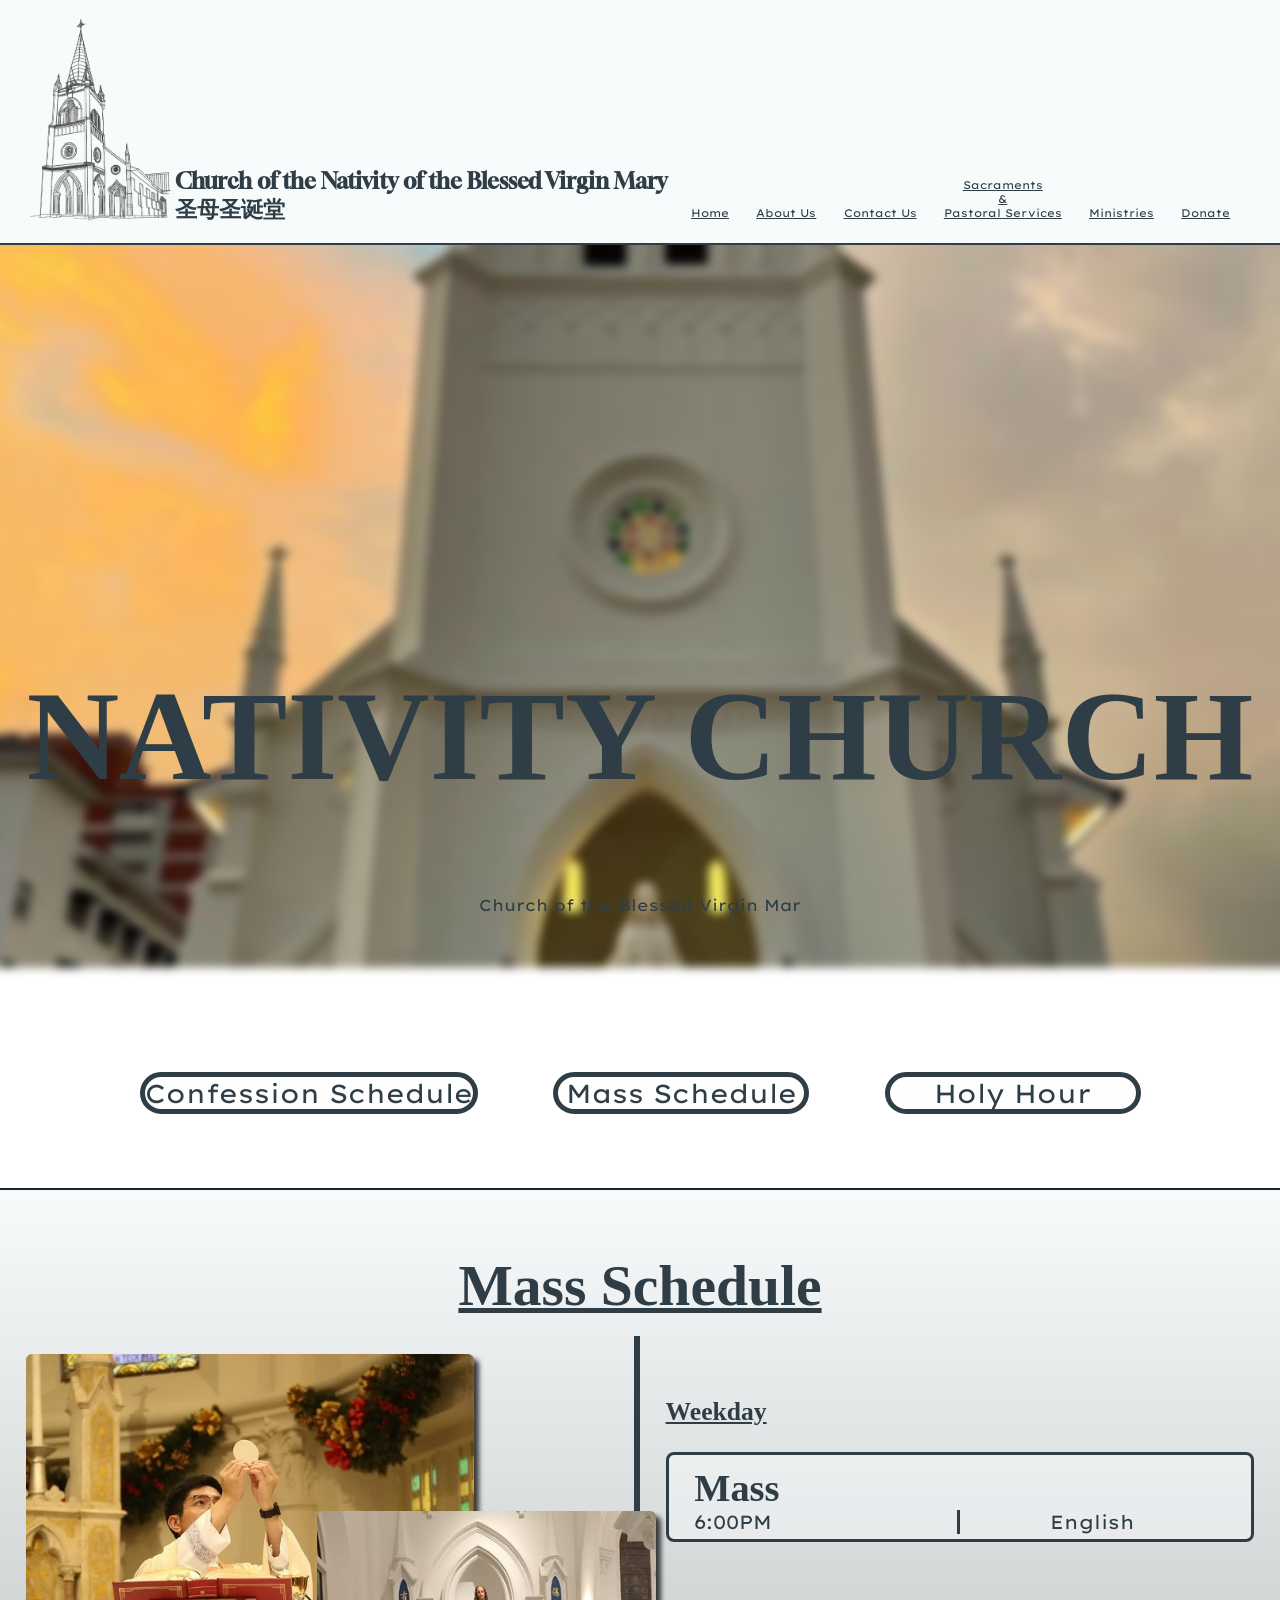
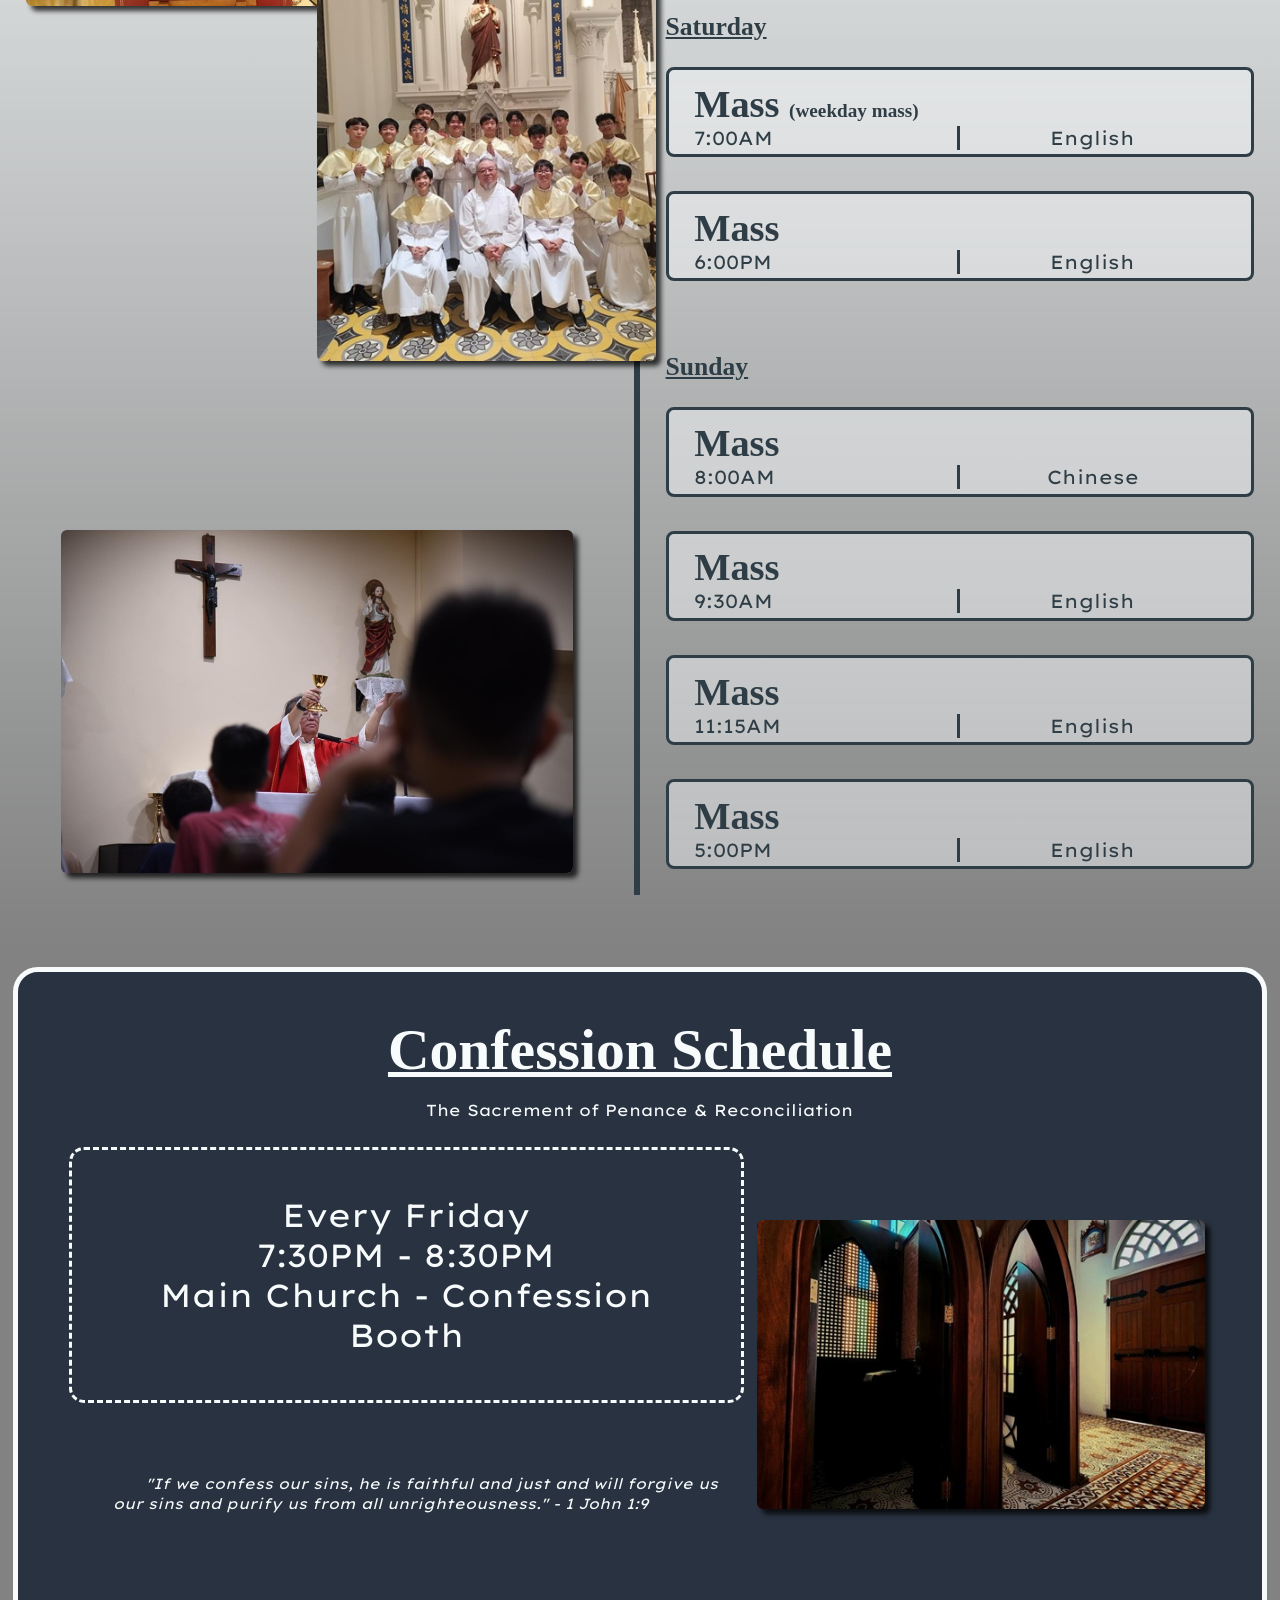
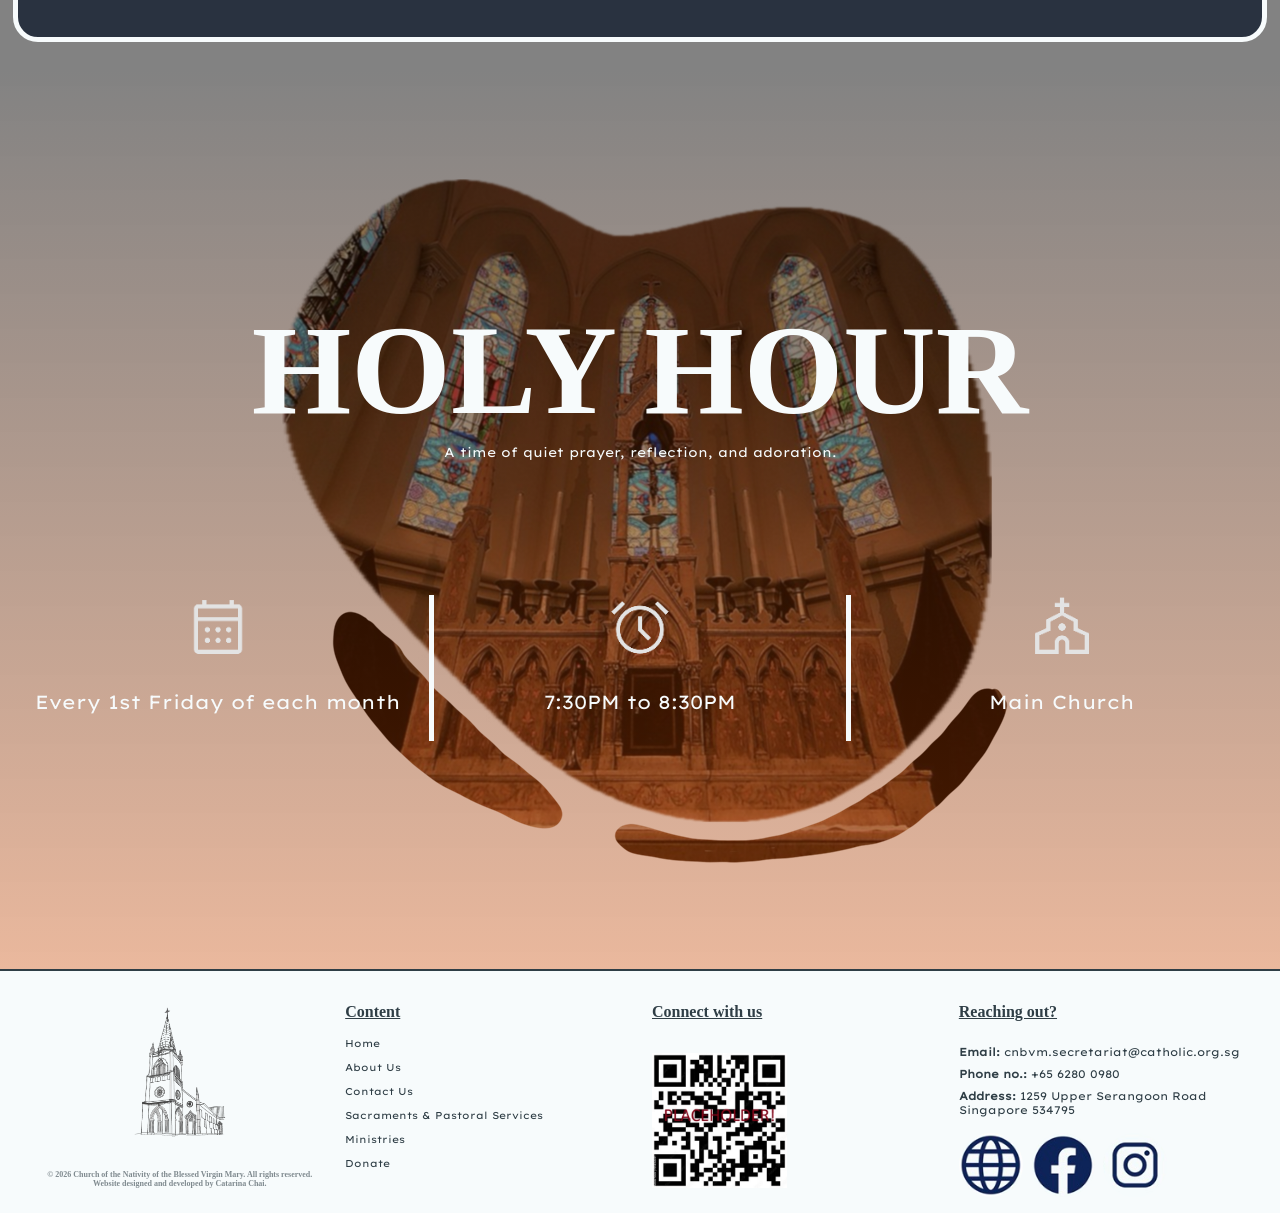
<file: index.html>
<!DOCTYPE html>
<html lang="en">

<head>
    <meta charset="UTF-8">
    <meta name="viewport" content="width=device-width, initial-scale=1.0">
    <!-- the website title -->
    <title>Nativity Church</title>

    <!-- changing of website icon -->
    <link rel="icon" type="image/x-icon" href="logo/mother-mary-icon.png">

    <!-- link to external css file under css folder -->
    <link href="css/style.css" type="text/css" rel="stylesheet">

    <!-- link to external js file under js folder -->
    <script src="main.js" defer></script>
    <!-- <link rel="manifest" href="manifest.json"> -->

    <!-- meta description -->
    <meta name="description"
        content="Church of the Nativity of the Blessed Virgin Mary - Information on Church Timing, Clergy, Sacrements, Ministry and more" />
</head>

<body class="indexpg">
    <!-- menue bar -->
    <header>
        <div id="menu" class="menuGrid">
            <!-- logo layout -->
            <div>
                <a href="index.html">
                    <img src="logo/nativityChurchLogo.png" alt="logo">
                </a>
            </div>
            <div>
                <a href="index.html">

                    <h1><b>
                            Church of the Nativity of the Blessed Virgin Mary</b>
                    </h1>
                    <h1><b>
                            圣母圣诞堂
                    </b></h1>
                </a>
            </div>
            <!-- navigation -->
            <nav>
                <button class="homeBtn">
                    <a href='index.html'>Home</a>
                </button>
                <button class="aboutBtn">
                    <a href='about.html'>About Us</a>
                </button>
                <button class="clergyBtn">
                    <a href='clergy.html'>Contact Us</a>
                </button>
                <button class="scaramentBtn">
                    <a href='scarament.html'>
                        <span>Sacraments</span>
                        <span>&amp;</span>
                        <span>Pastoral&nbsp;Services</span>
                    </a>
                </button>
                <button class="ministryBtn">
                    <a href='ministry.html'>Ministries</a>
                </button>
                <button class="donateBtn">
                    <a href='donate.html'>Donate</a>
                </button>
            </nav>
    </header>

    <!-- content -->
    <main>
        <!-- home page -->
        <article id="home">
            <div>
                <h1>NATIVITY CHURCH</h1>
                <!-- can put a short one liner here -->
                <p>Church of the Blessed Virgin Mar</p>
                <div>
                    <a href="#confessionSch">Confession Schedule</a>
                    <a href="#massSchedule">Mass Schedule</a>
                    <a href="#holyHour">Holy Hour</a>
                </div>
            </div>
            <!-- mass schedule -->
            <section id="massSchedule">
                <h1><u>Mass Schedule</u></h1>
                <!-- images on the left -->
                <div>
                    <div>
                        <img src="image/massSchedule_1.jpeg" alt="mass photo 1">
                    </div>
                    <div>
                        <img src="image/massSchedule_3.jpeg" alt="mass photo 2">
                    </div>
                    <div>
                        <img src="image/massSchedule_2.jpeg" alt="mass photo 3">
                    </div>
                </div>
                <!-- details -->
                <div>
                    <!-- weekday detail -->
                    <h3><u>Weekday</u></h3>
                    <div id="mass">
                        <h4>Mass</h4>
                        <p>6:00PM</p>
                        <p>English</p>
                    </div>

                    <!-- satuday detail -->
                    <h3><u>Saturday</u></h3>
                    <div id="mass">
                        <h4>Mass <small> (weekday mass)</small></h4>
                        <p>7:00AM</p>
                        <p>English</p>
                    </div>
                    <div id="mass">
                        <h4>Mass</h4>
                        <p>6:00PM</p>
                        <p>English</p>
                    </div>

                    <!-- sunday detail -->
                    <h3><u>Sunday</u></h3>
                    <div id="mass">
                        <h4>Mass</h4>
                        <p>8:00AM</p>
                        <p>Chinese</p>
                    </div>
                    <div id="mass">
                        <h4>Mass</h4>
                        <p>9:30AM</p>
                        <p>English</p>
                    </div>
                    <div id="mass">
                        <h4>Mass</h4>
                        <p>11:15AM</p>
                        <p>English</p>
                    </div>
                    <div id="mass">
                        <h4>Mass</h4>
                        <p>5:00PM</p>
                        <p>English</p>
                    </div>
                </div>
            </section>

            <!-- confession schedule -->
            <section id="confessionSch">
                <div>
                    <!-- details on the left -->
                    <div>
                        <h1><u>Confession Schedule</u></h1>
                        <p>The Sacrement of Penance & Reconciliation</p>
                    </div>
                    <!-- img on the right -->
                    <div>
                        <div>
                            <p>Every Friday</p>
                            <p>7:30PM - 8:30PM</p>
                            <p>Main Church - Confession Booth</p>
                        </div>
                        <p><small><i>"If we confess our sins, he is faithful and just and will forgive us our sins and
                                    purify us from all unrighteousness." - 1 John 1:9</i></small></p>
                    </div>
                    <div>
                        <img src="image/confession_1.jpg" alt="image of the confession booth in the church">
                    </div>
                </div>
            </section>

            <!-- holy hour -->
            <section id="holyHour">

                <!-- details -->
                <h1>HOLY HOUR</h1>
                <p>A time of quiet prayer, reflection, and adoration.</p>
                <div>
                    <div>
                        <img src="image/calender_icon.png" alt="calender_icon">
                        <p>Every 1st Friday of each month</p>
                    </div>
                    <div>
                        <img src="image/clock_icon.png" alt="clock_icon">
                        <p>7:30PM to 8:30PM</p>
                    </div>
                    <div>
                        <img src="image/church_icon.png" alt="church_icon">
                        <p>Main Church</p>
                    </div>
                </div>

            </section>

        </article>
    </main>

    <!-- Footer -->
    <footer>
        <div class="logo">
            <!-- nav for homescreen -->
            <button class="homeButton">
                <img src="logo/nativityChurchLogo.png" alt="logo" title="logo">
            </button>
        </div>

        <!-- nav to other pg of the website -->
        <div>
            <h4><u>Content</u></h4>
            <nav>
                <button class="index"><a href='index.html'>Home</a></button>
                <button class="aboutBtn"><a href='about.html'>About Us</a></button>
                <button class="clergyBtn"><a href='clergy.html'>Contact Us</a></button>
                <button class="scaramentBtn"><a href='scarament.html'>Sacraments & Pastoral Services</a></button>
                <button class="ministryBtn"><a href='ministry.html'>Ministries</a></button>
                <button class="donateBtn"><a href='donate.html'>Donate</a></button>
            </nav>
        </div>

        <!-- for the google form -->
        <div>
            <h4><u>Connect with us</u></h4>
            <img src="image/qrCode.jpg" alt="QR code to access website on mobile" title="qr code">
        </div>

        <div>
            <h4><u>Reaching out?</u></h4>
            <p><b>Email: </b>cnbvm.secretariat@catholic.org.sg</p>
            <p><b>Phone no.: </b>+65 6280 0980</p>
            <p><b>Address: </b>1259 Upper Serangoon Road Singapore 534795</p>
            <div>
                <a href="https://mycatholic.sg/parish/nativityofblessedvirgin" target="_blank" class="web Logo"></a>

                <a href="https://www.facebook.com/ChurchOfTheNativityOfTheBlessedVirginMary/mentions/" target="_blank"
                    class="fb Logo"></a>

                <a href="https://www.instagram.com/nativitychurchsg/" target="_blank" class="ig Logo"></a>

            </div>
        </div>

        <h6>© 2026 Church of the Nativity of the Blessed Virgin Mary. All rights reserved. Website designed and
            developed by Catarina Chai.</h6>
    </footer>
</body>

</html>
</file>
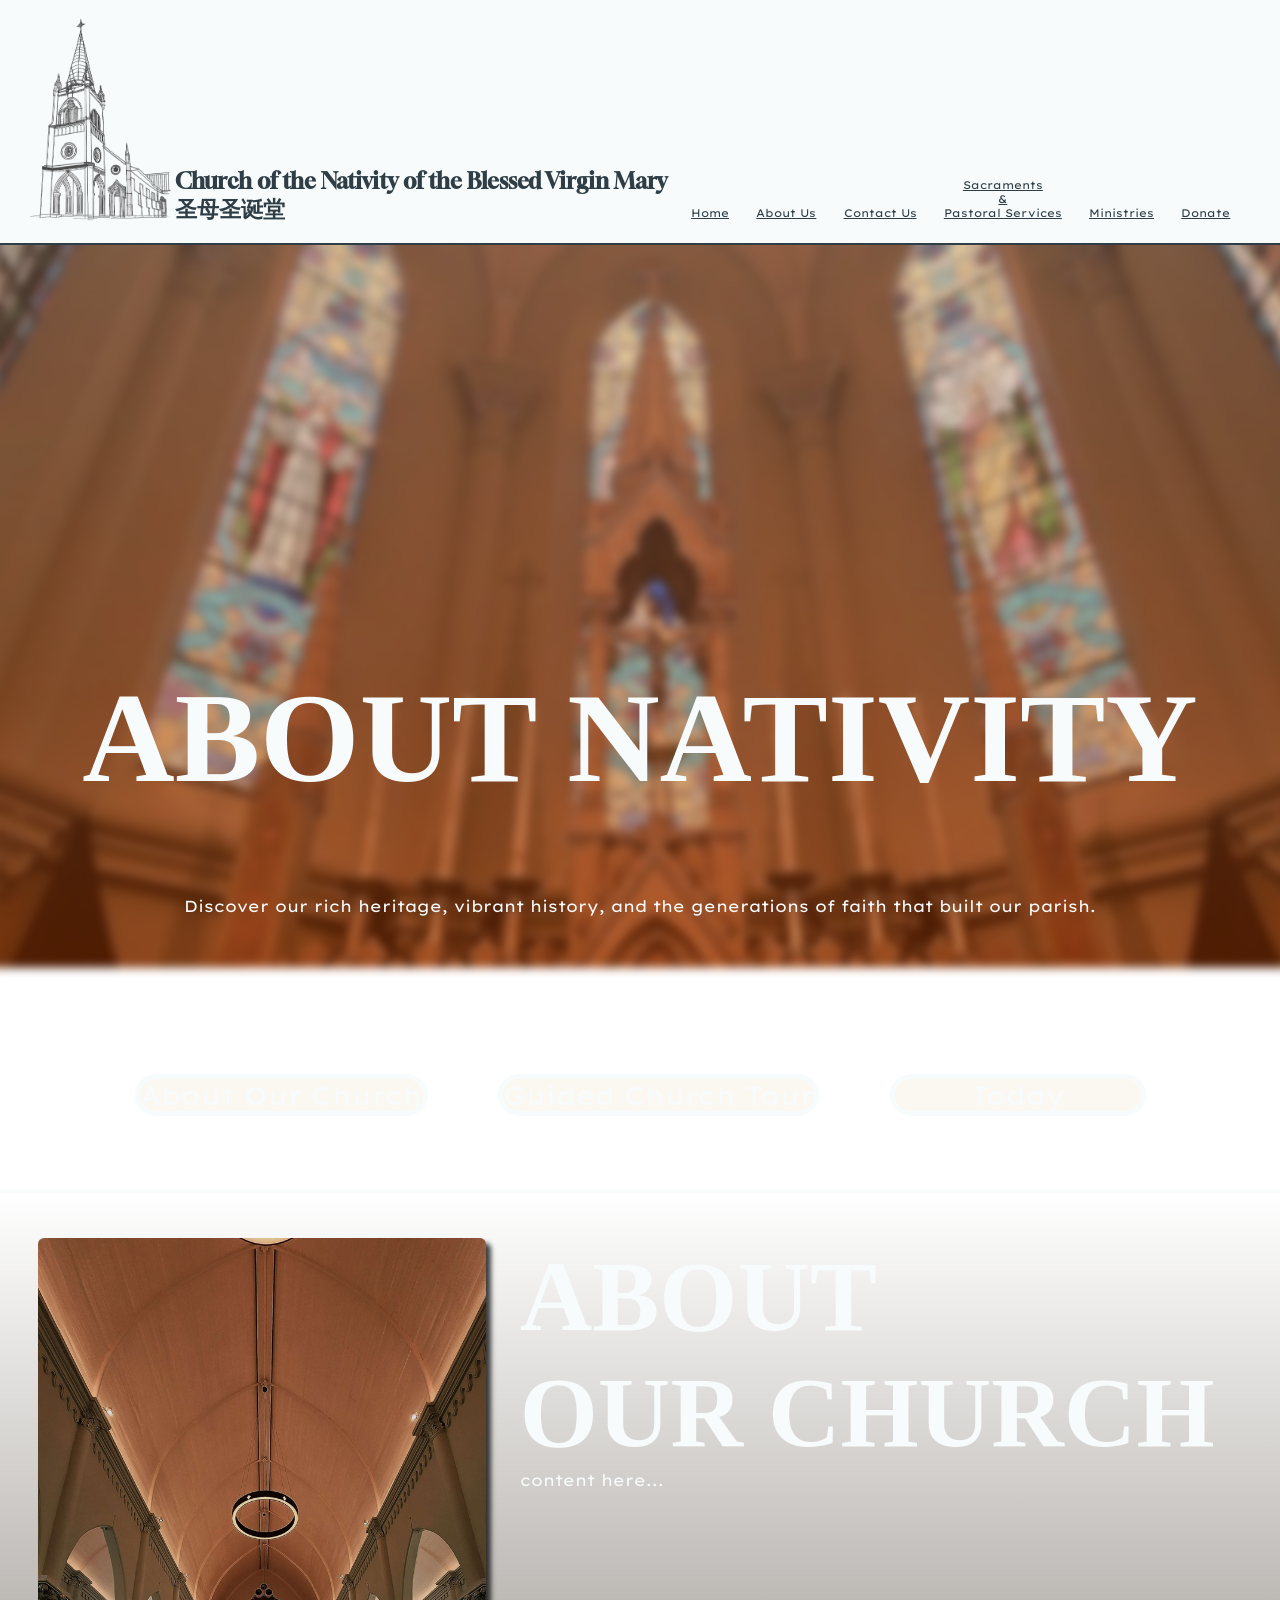
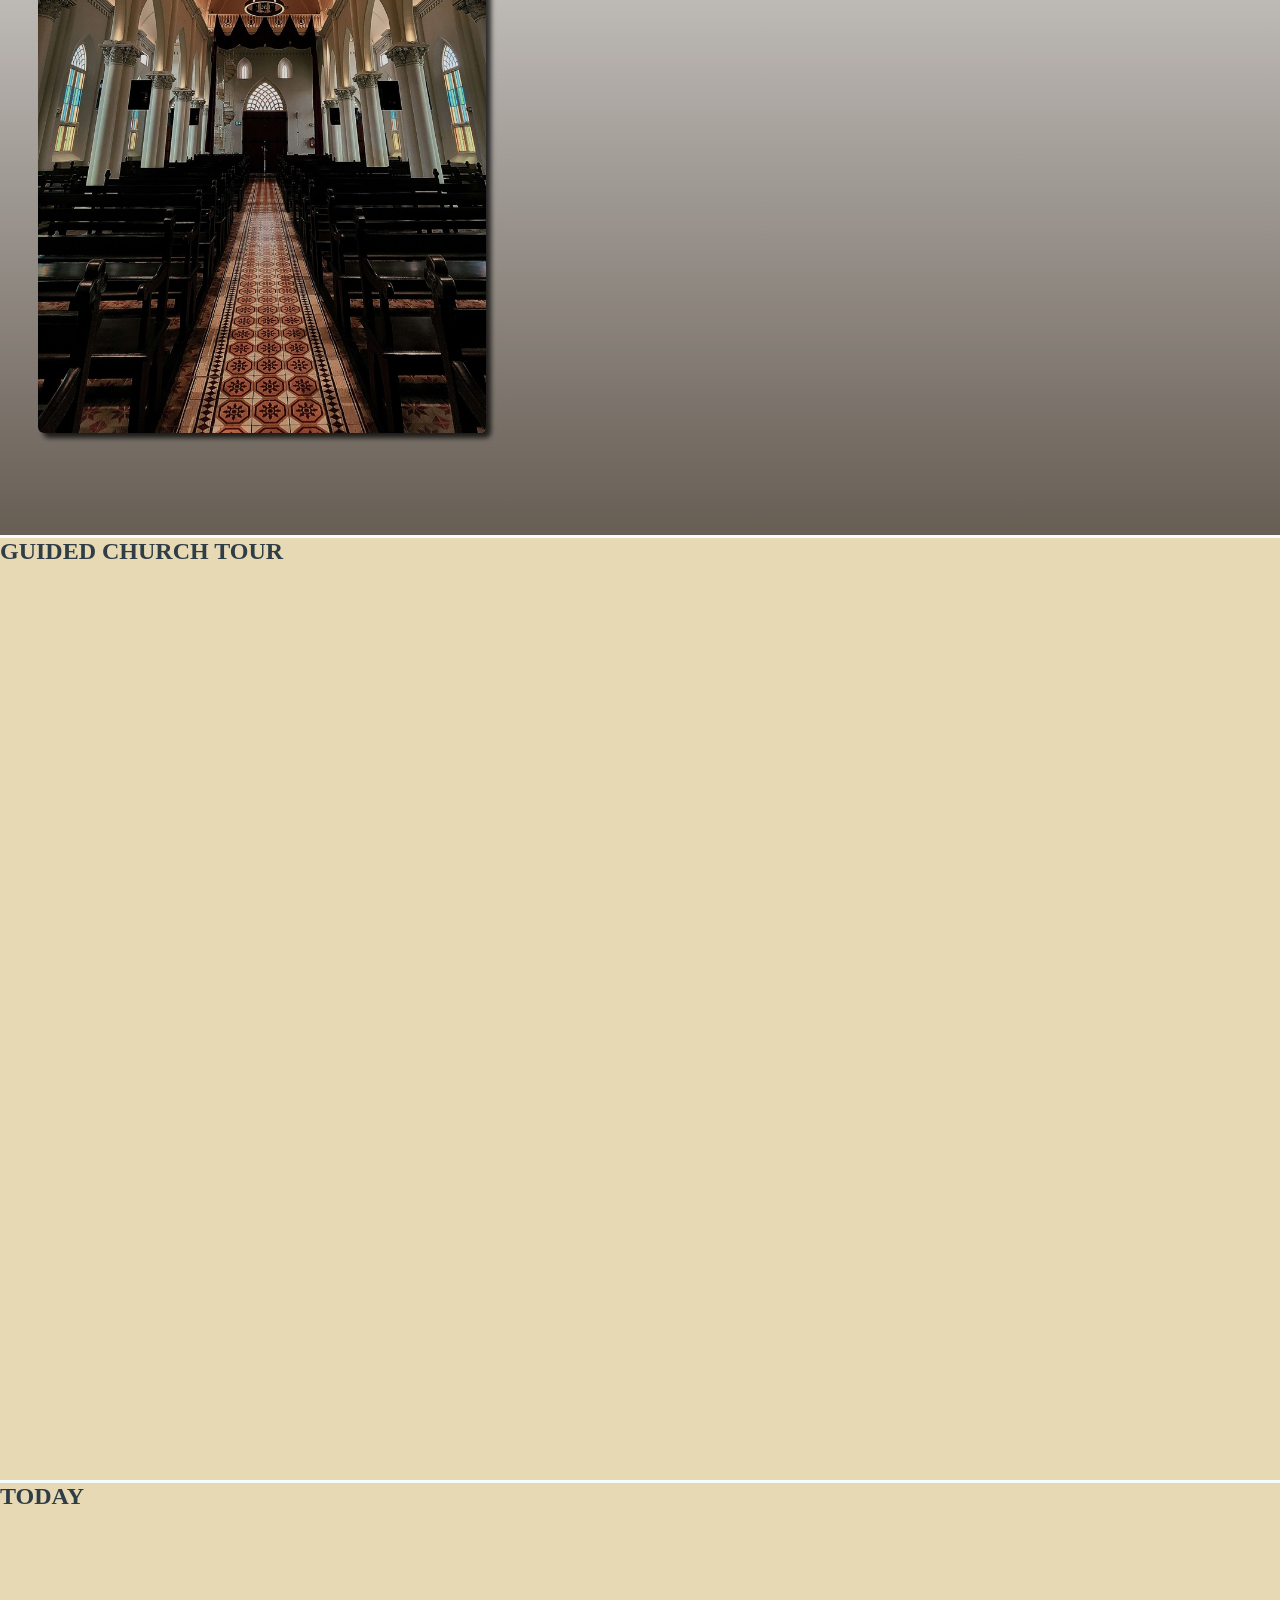
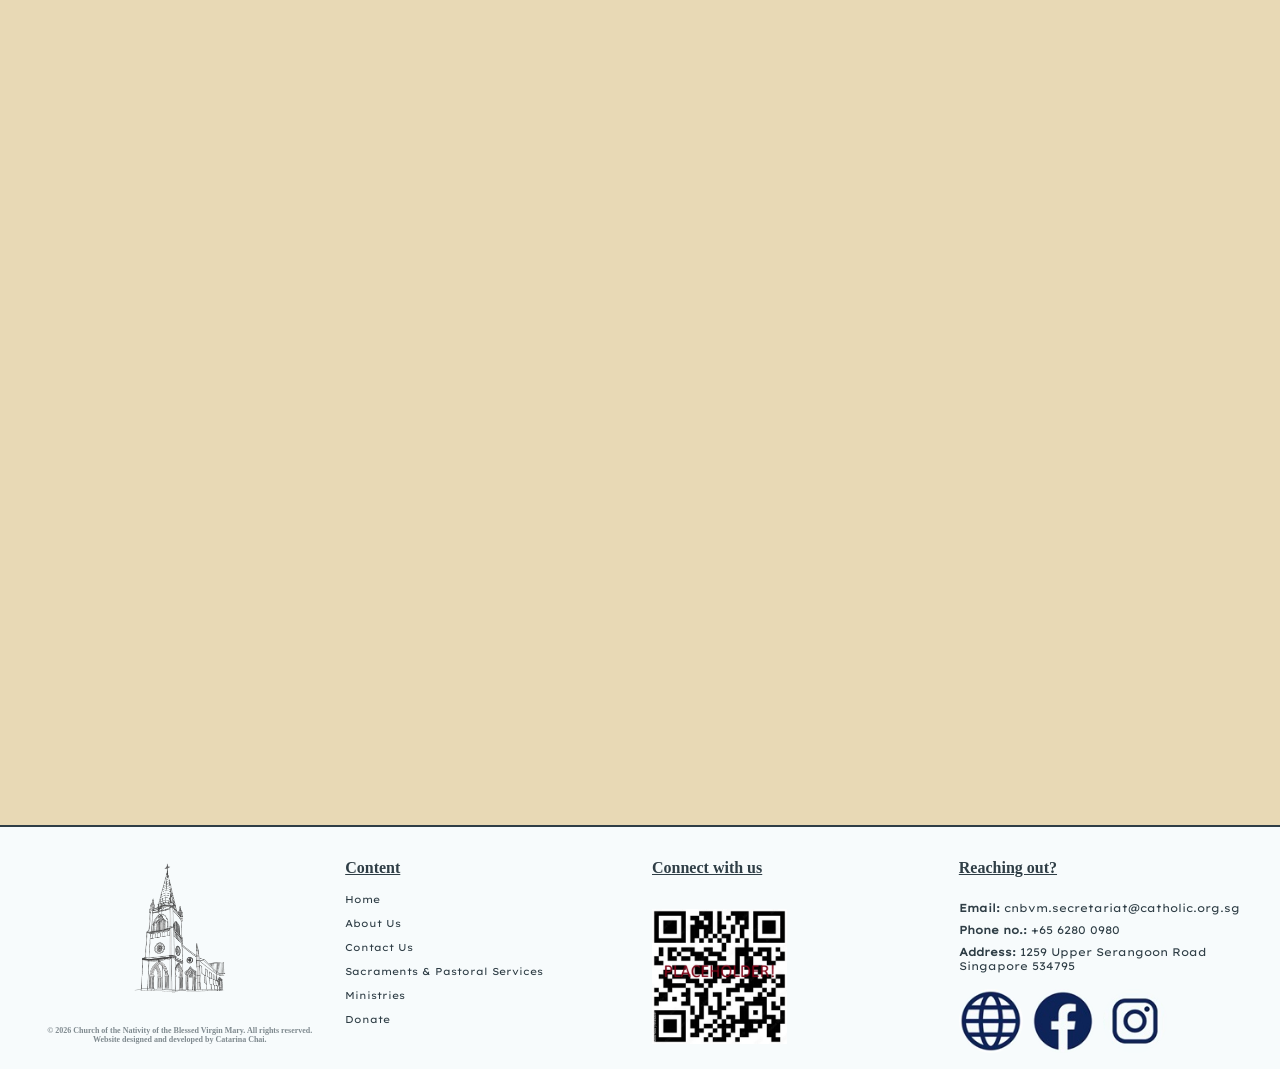
<file: about.html>
<!DOCTYPE html>
<html lang="en">

<head>
    <meta charset="UTF-8">
    <meta name="viewport" content="width=device-width, initial-scale=1.0">
    <!-- the website title -->
    <title>Nativity Church</title>

    <!-- changing of website icon -->
    <link rel="icon" type="image/x-icon" href="logo/mother-mary-icon.png">

    <!-- link to external css file under css folder -->
    <link href="css/style.css" type="text/css" rel="stylesheet">

    <!-- link to external js file under js folder -->
    <script src="main.js" defer></script>
    <!-- <link rel="manifest" href="manifest.json"> -->

    <!-- meta description -->
    <meta name="description"
        content="Church of the Nativity of the Blessed Virgin Mary - Information on Church Timing, Clergy, Sacrements, Ministry and more" />
</head>

<body class="abtPg">
    <!-- menue bar -->
    <header>
        <div id="menu" class="menuGrid">
            <!-- logo layout -->
            <div>
                <a href="index.html">
                    <img src="logo/nativityChurchLogo.png" alt="logo">
                </a>
            </div>
            <div>
                <a href="index.html">

                    <h1><b>
                            Church of the Nativity of the Blessed Virgin Mary</b>
                    </h1>
                    <h1><b>
                            圣母圣诞堂
                        </b></h1>
                </a>
            </div>
            <!-- navigation -->
            <nav>
                <button class="homeBtn">
                    <a href='index.html'>Home</a>
                </button>
                <button class="aboutBtn">
                    <a href='about.html'>About Us</a>
                </button>
                <button class="clergyBtn">
                    <a href='clergy.html'>Contact Us</a>
                </button>
                <button class="scaramentBtn">
                    <a href='scarament.html'>
                        <span>Sacraments</span>
                        <span>&amp;</span>
                        <span>Pastoral&nbsp;Services</span>
                    </a>
                </button>
                <button class="ministryBtn">
                    <a href='ministry.html'>Ministries</a>
                </button>
                <button class="donateBtn">
                    <a href='donate.html'>Donate</a>
                </button>
            </nav>
    </header>

    <!-- content -->
    <main>
        <section id="abtMenu">
            <div>
                <h1>
                    ABOUT NATIVITY
                </h1>
                <p>Discover our rich heritage, vibrant history, and the generations of faith that built our parish.</p>
                <div>
                    <a href="#abtChurch">About Our Church</a>
                    <a href="#tour">Guided Church Tour</a>
                    <a href="#today">Today</a>
                </div>
            </div>
        </section>

        <!-- today content -->
        <section id="abtChurch">
            <div>
                <img src="image/church_1.jpg">
            </div>
            <div>
                <h1>
                    ABOUT<br> OUR CHURCH
                </h1>
                <p>
                    content here...
                </p>
            </div>
        </section>

        <!-- guidede tour content -->
        <section id="tour">
            <h1>
                GUIDED CHURCH TOUR
            </h1>
            <div>
            </div>
        </section>

        <!-- today content -->
        <section id="today">
            <h1>
                TODAY
            </h1>
        </section>
    </main>

    <!-- Footer -->
    <footer>
        <div class="logo">
            <!-- nav for homescreen -->
            <button class="homeButton">
                <img src="logo/nativityChurchLogo.png" alt="logo" title="logo">
            </button>
        </div>

        <!-- nav to other pg of the website -->
        <div>
            <h4><u>Content</u></h4>
            <nav>
                <button class="index"><a href='index.html'>Home</a></button>
                <button class="aboutBtn"><a href='about.html'>About Us</a></button>
                <button class="clergyBtn"><a href='clergy.html'>Contact Us</a></button>
                <button class="scaramentBtn"><a href='scarament.html'>Sacraments & Pastoral Services</a></button>
                <button class="ministryBtn"><a href='ministry.html'>Ministries</a></button>
                <button class="donateBtn"><a href='donate.html'>Donate</a></button>
            </nav>
        </div>

        <!-- for the google form -->
        <div>
            <h4><u>Connect with us</u></h4>
            <img src="image/qrCode.jpg" alt="QR code to access website on mobile" title="qr code">
        </div>

        <div>
            <h4><u>Reaching out?</u></h4>
            <p><b>Email: </b>cnbvm.secretariat@catholic.org.sg</p>
            <p><b>Phone no.: </b>+65 6280 0980</p>
            <p><b>Address: </b>1259 Upper Serangoon Road Singapore 534795</p>
            <div>
                <a href="https://mycatholic.sg/parish/nativityofblessedvirgin" target="_blank" class="web Logo"></a>

                <a href="https://www.facebook.com/ChurchOfTheNativityOfTheBlessedVirginMary/mentions/" target="_blank"
                    class="fb Logo"></a>

                <a href="https://www.instagram.com/nativitychurchsg/" target="_blank" class="ig Logo"></a>

            </div>
        </div>

        <h6>© 2026 Church of the Nativity of the Blessed Virgin Mary. All rights reserved. Website designed and
            developed by Catarina Chai.</h6>
    </footer>
</body>

</html>
</file>
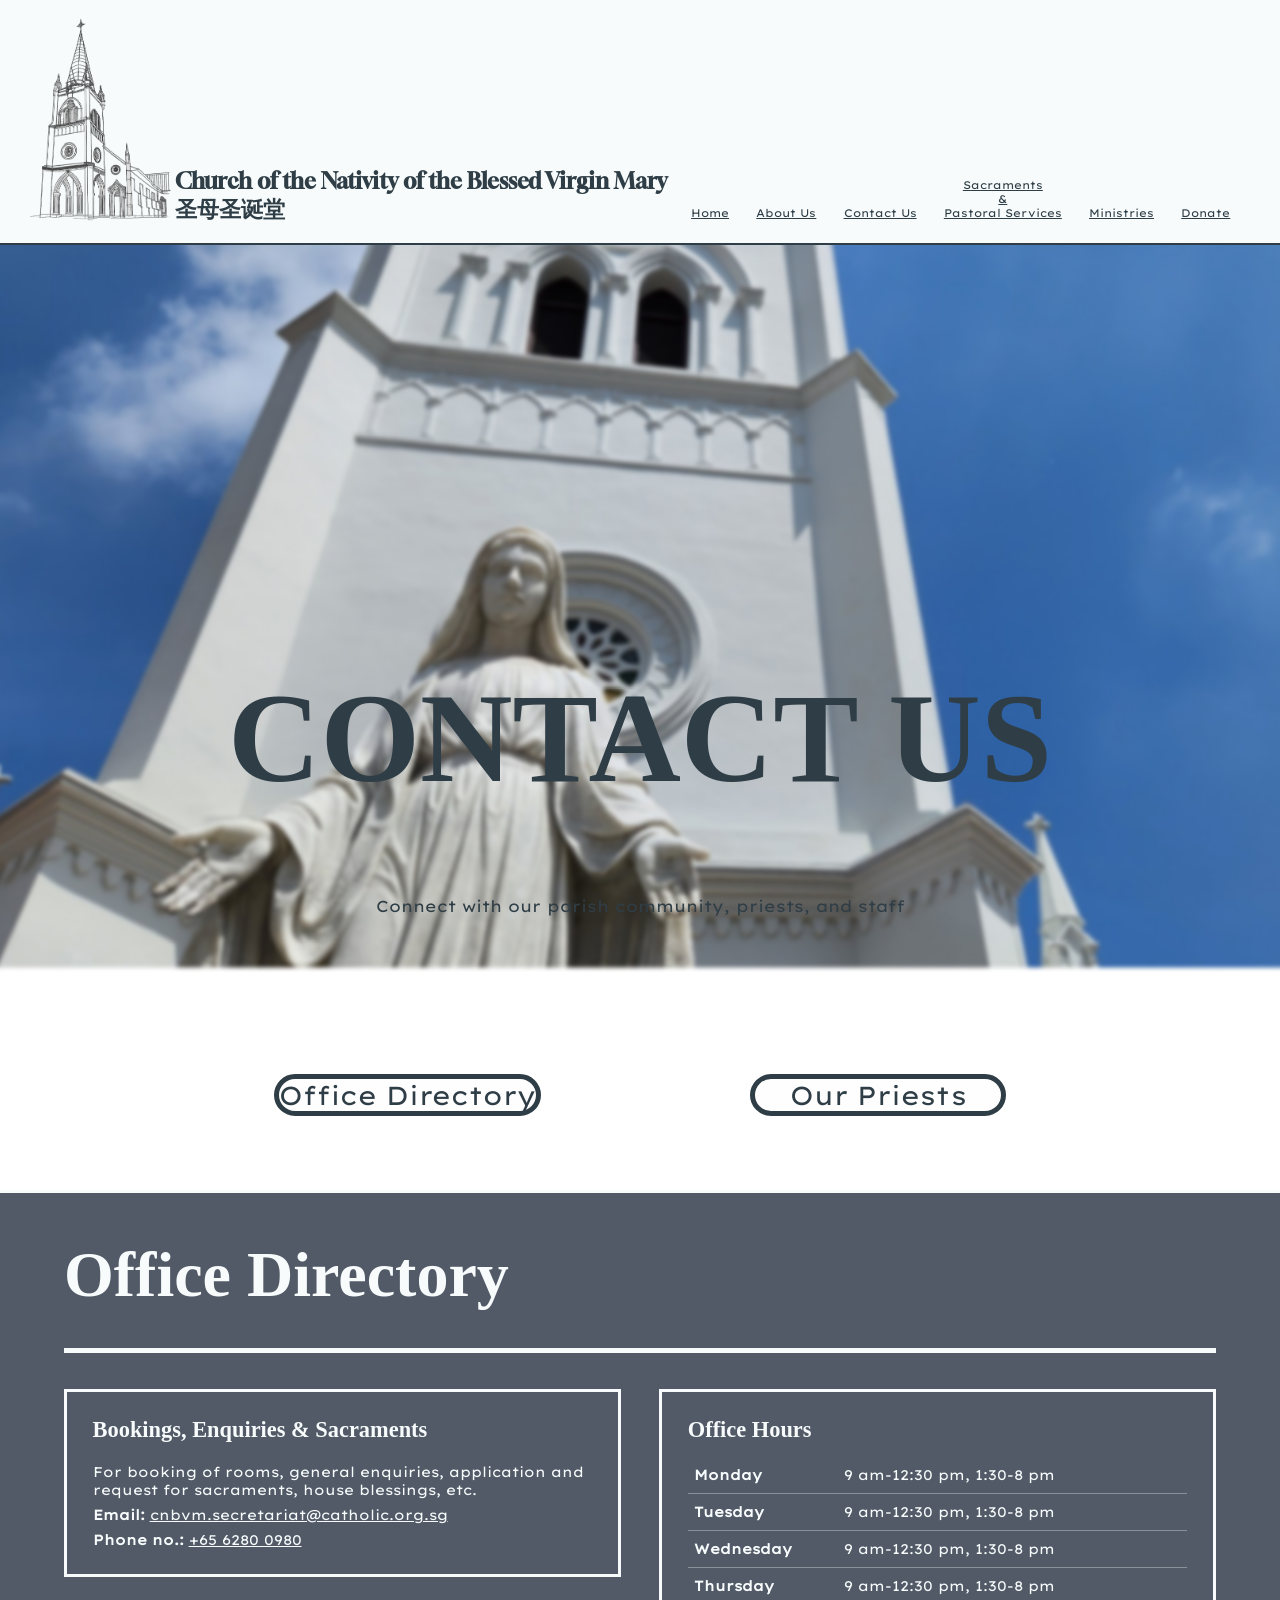
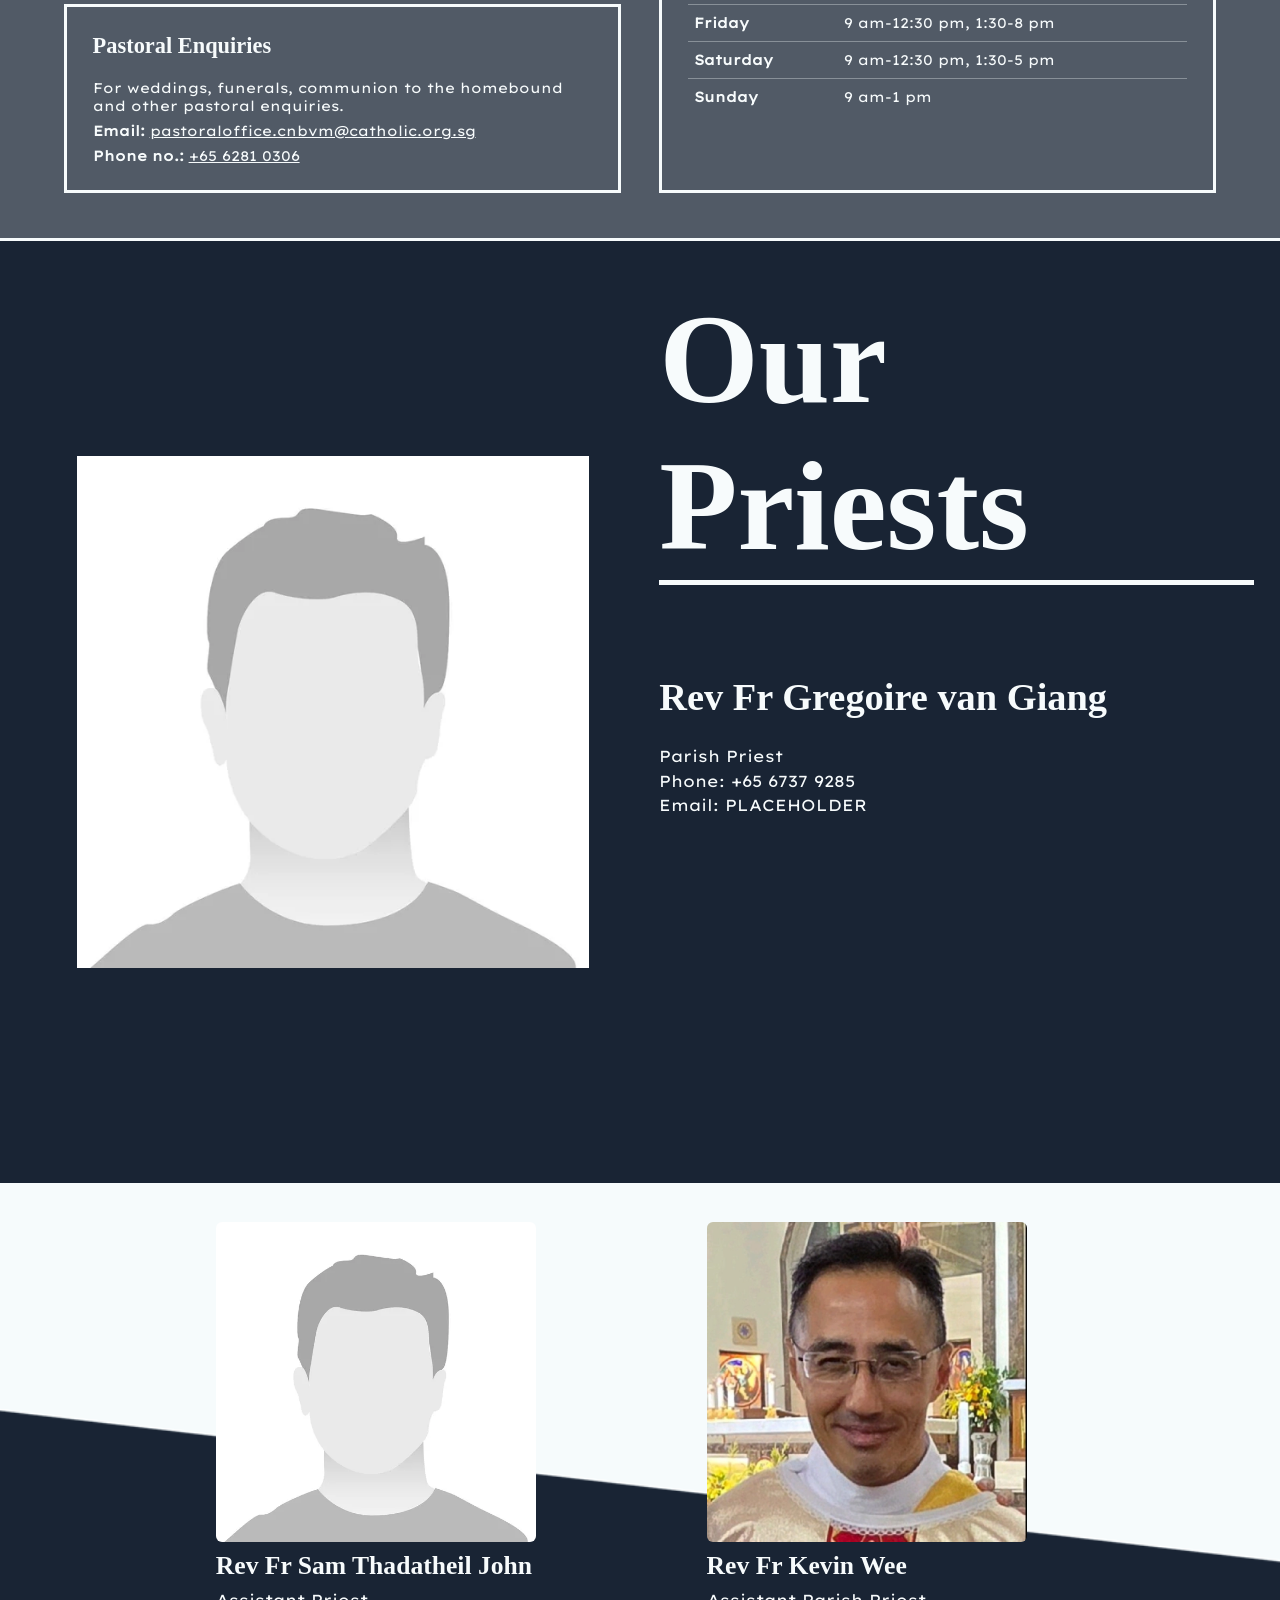
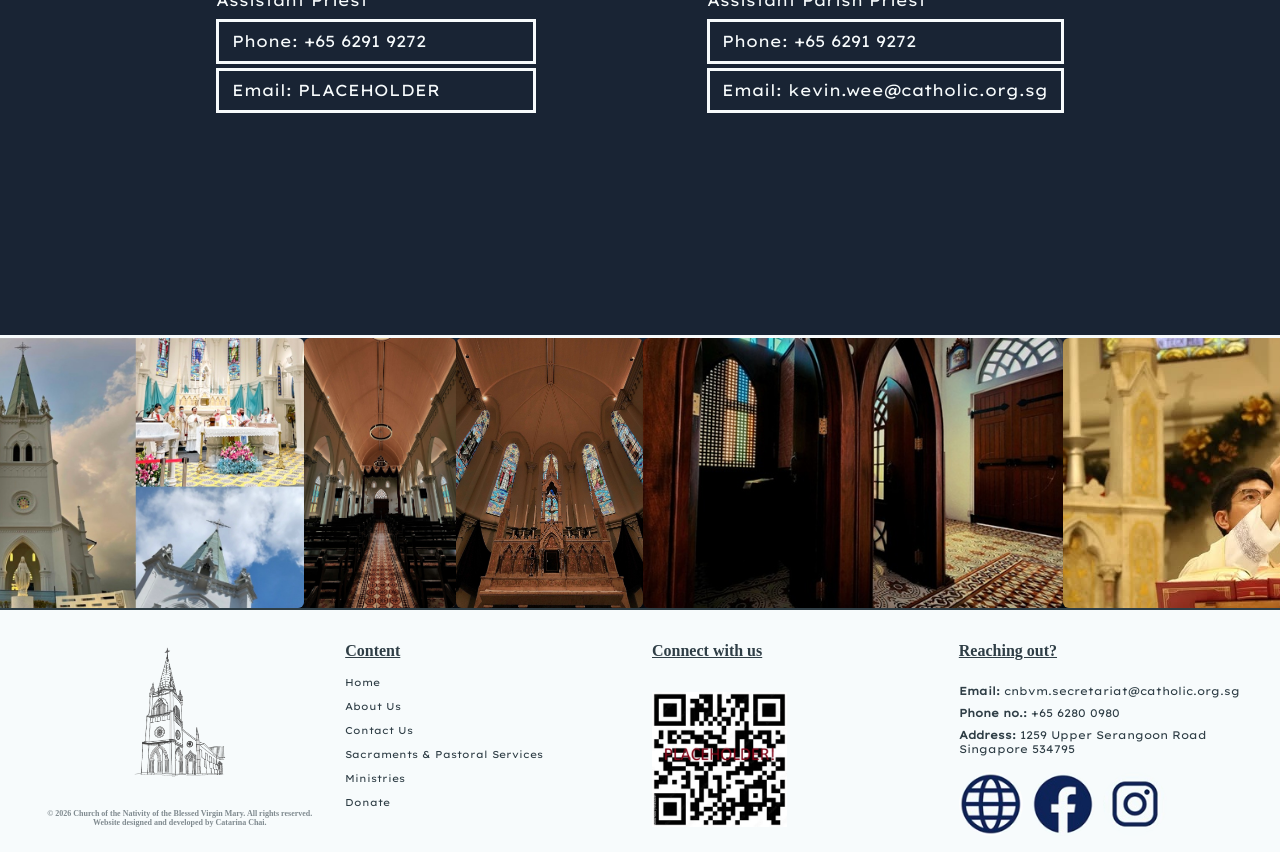
<file: clergy.html>
<!DOCTYPE html>
<html lang="en">

<head>
    <meta charset="UTF-8">
    <meta name="viewport" content="width=device-width, initial-scale=1.0">
    <!-- the website title -->
    <title>Nativity Church</title>

    <!-- changing of website icon -->
    <link rel="icon" type="image/x-icon" href="logo/mother-mary-icon.png">

    <!-- link to external css file under css folder -->
    <link href="css/style.css" type="text/css" rel="stylesheet">

    <!-- link to external js file under js folder -->
    <script src="main.js" defer></script>
    <!-- <link rel="manifest" href="manifest.json"> -->

    <!-- meta description -->
    <meta name="description"
        content="Church of the Nativity of the Blessed Virgin Mary - Information on Church Timing, Clergy, Sacrements, Ministry and more" />
</head>

<body class="clergypg">
    <!-- menue bar -->
    <header>
        <div id="menu" class="menuGrid">
            <!-- logo layout -->
            <div>
                <a href="index.html">
                    <img src="logo/nativityChurchLogo.png" alt="logo">
                </a>
            </div>
            <div>
                <a href="index.html">

                    <h1><b>
                            Church of the Nativity of the Blessed Virgin Mary</b>
                    </h1>
                    <h1><b>
                            圣母圣诞堂
                        </b></h1>
                </a>
            </div>
            <!-- navigation -->
            <nav>
                <button class="homeBtn">
                    <a href='index.html'>Home</a>
                </button>
                <button class="aboutBtn">
                    <a href='about.html'>About Us</a>
                </button>
                <button class="clergyBtn">
                    <a href='clergy.html'>Contact Us</a>
                </button>
                <button class="scaramentBtn">
                    <a href='scarament.html'>
                        <span>Sacraments</span>
                        <span>&amp;</span>
                        <span>Pastoral&nbsp;Services</span>
                    </a>
                </button>
                <button class="ministryBtn">
                    <a href='ministry.html'>Ministries</a>
                </button>
                <button class="donateBtn">
                    <a href='donate.html'>Donate</a>
                </button>
            </nav>
    </header>

    <!-- content -->
    <main>
        <section id="contactMenu">
            <div>
                <h1>
                    CONTACT US
                </h1>
                <p>Connect with our parish community, priests, and staff</p>
                <div>
                    <a href="#officeDirectory">Office Directory</a>
                    <a href="#mainParish">Our Priests</a>
                </div>
            </div>
        </section>

        <!-- Office Directory -->
        <section id="officeDirectory">
            <div>
                <h1>
                    Office Directory
                </h1>
                <div class="directoryList">
                    <div class="directoryItem" id="officeHours">
                        <h3>Office Hours</h3>
                        <table class="officeHoursTable">
                            <tbody>
                                <tr>
                                    <td>Monday</td>
                                    <td>9 am-12:30 pm, 1:30-8 pm</td>
                                </tr>
                                <tr>
                                    <td>Tuesday</td>
                                    <td>9 am-12:30 pm, 1:30-8 pm</td>
                                </tr>
                                <tr>
                                    <td>Wednesday</td>
                                    <td>9 am-12:30 pm, 1:30-8 pm</td>
                                </tr>
                                <tr>
                                    <td>Thursday</td>
                                    <td>9 am-12:30 pm, 1:30-8 pm</td>
                                </tr>
                                <tr>
                                    <td>Friday</td>
                                    <td>9 am-12:30 pm, 1:30-8 pm</td>
                                </tr>
                                <tr>
                                    <td>Saturday</td>
                                    <td>9 am-12:30 pm, 1:30-5 pm</td>
                                </tr>
                                <tr>
                                    <td>Sunday</td>
                                    <td>9 am-1 pm</td>
                                </tr>
                            </tbody>
                        </table>
                    </div>
                    <div class="directoryItem">
                        <h3>Bookings, Enquiries &amp; Sacraments</h3>
                        <p>For booking of rooms, general enquiries, application and request for sacraments, house
                            blessings, etc.</p>
                        <p><b>Email: </b> <u>cnbvm.secretariat@catholic.org.sg</u></p>
                        <p><b>Phone no.: </b><u>+65 6280 0980</u></p>
                    </div>
                    <div class="directoryItem">
                        <h3>Pastoral Enquiries</h3>
                        <p>For weddings, funerals, communion to the homebound and other pastoral enquiries.</p>
                        <p><b>Email: </b><u>pastoraloffice.cnbvm@catholic.org.sg</u></p>
                        <p><b>Phone no.: </b><u>+65 6281 0306</u></p>
                    </div>
                </div>
            </div>
        </section>

        <!-- Parish -->
        <section id="mainParish">
            <div>
                <h1>Our<br>Priests</h1>
                <div>
                    <h2>Rev Fr Gregoire van Giang</h2>
                    <p>Parish Priest</p>
                    <p>Phone: +65 6737 9285</p>
                    <p>Email: PLACEHOLDER</p>
                </div>
            </div>
            <!-- add priest photo — swap placeholder.jpg for actual photo when available -->
            <div id="mainPriestPhoto">
                <img src="image/placeholder.jpg" alt="Rev Fr Gregoire van Giang">
            </div>
        </section>
        <section id="otherParishPriests">
            <div id="priest">
                <img src='image/placeholder.jpg' alt="PLACEHOLDER">
                <h3>Rev Fr Sam Thadatheil John</h3>
                <p>Assistant Priest</p>
                <div>
                    <p>Phone: +65 6291 9272</p>
                    <p>Email: PLACEHOLDER</p>
                </div>
            </div>
            <div id="priest">
                <img src='image/kevin_wee.png' alt="Kevin Wee">
                <h3>Rev Fr Kevin Wee</h3>
                <p>Assistant Parish Priest</p>
                <div>
                    <p>Phone: +65 6291 9272</p>
                    <p>Email: kevin.wee@catholic.org.sg</p>
                </div>
            </div>
        </section>

        <!-- gallery -->
        <section id="horizontalGallery">
            <div class="scrollable-Horizontal">
                <div class="timeline_H">
                    <img src="image/background.jpg" alt="placeholder">
                    <img src="image/church_1.jpg" alt="placeholder">
                    <img src="image/church_2.jpg" alt="placeholder">
                    <img src="image/confession_1.jpg" alt="placeholder">
                    <img src="image/massSchedule_1.jpeg" alt="placeholder">
                    <img src="image/massSchedule_2.jpeg" alt="placeholder">
                    <img src="image/massSchedule_3.jpeg" alt="placeholder">

                    <!--duplicate all the image to make it look like its infinite -->
                    <img src="image/background.jpg" alt="placeholder">
                    <img src="image/church_1.jpg" alt="placeholder">
                    <img src="image/church_2.jpg" alt="placeholder">
                    <img src="image/confession_1.jpg" alt="placeholder">
                    <img src="image/massSchedule_1.jpeg" alt="placeholder">
                    <img src="image/massSchedule_2.jpeg" alt="placeholder">
                    <img src="image/massSchedule_3.jpeg" alt="placeholder">

                </div>
            </div>
        </section>
    </main>

    <!-- Footer -->
    <footer>
        <div class="logo">
            <!-- nav for homescreen -->
            <button class="homeButton">
                <img src="logo/nativityChurchLogo.png" alt="logo" title="logo">
            </button>
        </div>

        <!-- nav to other pg of the website -->
        <div>
            <h4><u>Content</u></h4>
            <nav>
                <button class="index"><a href='index.html'>Home</a></button>
                <button class="aboutBtn"><a href='about.html'>About Us</a></button>
                <button class="clergyBtn"><a href='clergy.html'>Contact Us</a></button>
                <button class="scaramentBtn"><a href='scarament.html'>Sacraments & Pastoral Services</a></button>
                <button class="ministryBtn"><a href='ministry.html'>Ministries</a></button>
                <button class="donateBtn"><a href='donate.html'>Donate</a></button>
            </nav>
        </div>

        <!-- for the google form -->
        <div>
            <h4><u>Connect with us</u></h4>
            <img src="image/qrCode.jpg" alt="QR code to access website on mobile" title="qr code">
        </div>

        <div>
            <h4><u>Reaching out?</u></h4>
            <p><b>Email: </b>cnbvm.secretariat@catholic.org.sg</p>
            <p><b>Phone no.: </b>+65 6280 0980</p>
            <p><b>Address: </b>1259 Upper Serangoon Road Singapore 534795</p>
            <div>
                <a href="https://mycatholic.sg/parish/nativityofblessedvirgin" target="_blank" class="web Logo"></a>

                <a href="https://www.facebook.com/ChurchOfTheNativityOfTheBlessedVirginMary/mentions/" target="_blank"
                    class="fb Logo"></a>

                <a href="https://www.instagram.com/nativitychurchsg/" target="_blank" class="ig Logo"></a>

            </div>
        </div>

        <h6>© 2026 Church of the Nativity of the Blessed Virgin Mary. All rights reserved. Website designed and
            developed by Catarina Chai.</h6>
    </footer>
</body>

</html>
</file>
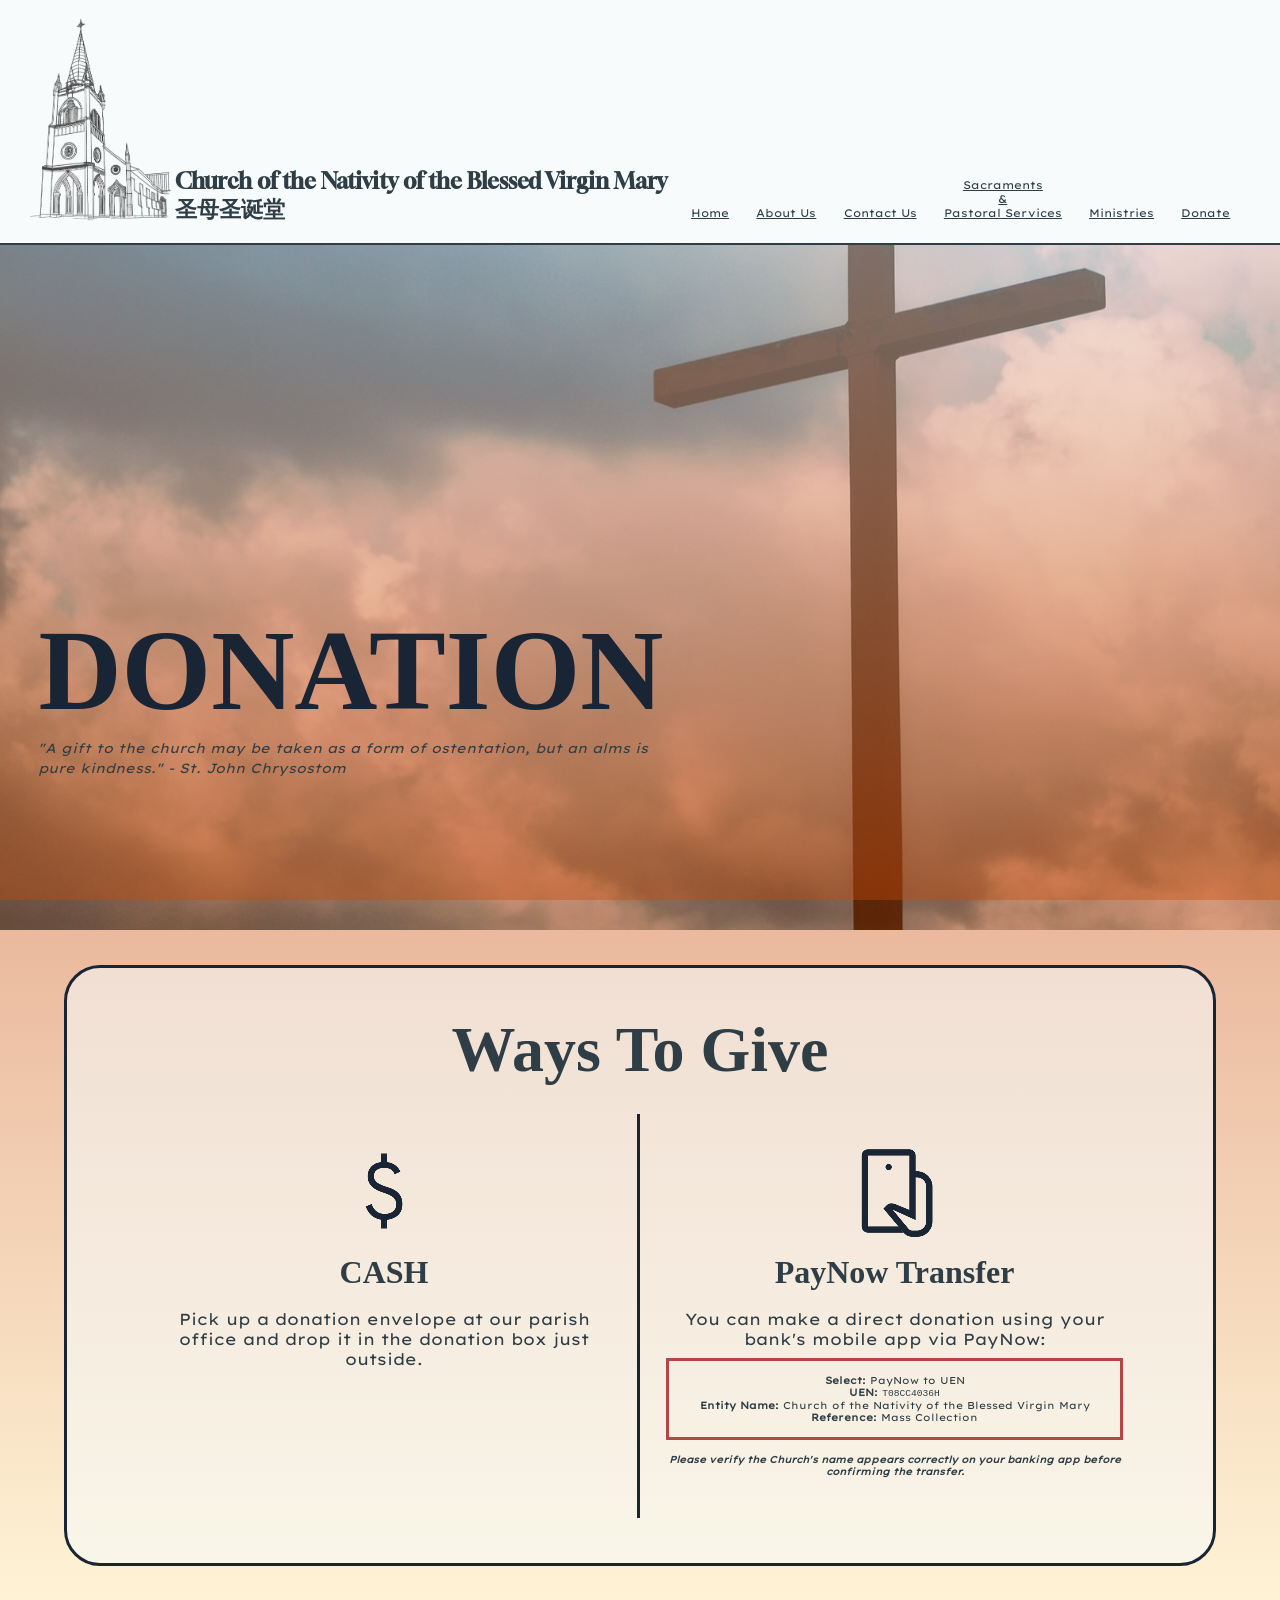
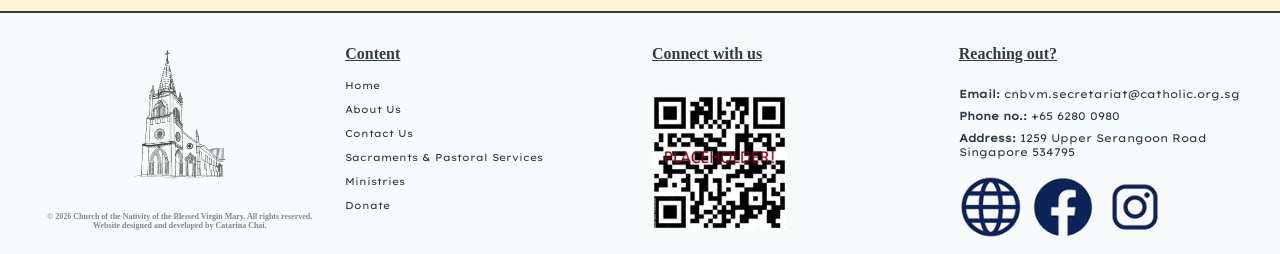
<file: donate.html>
<!DOCTYPE html>
<html lang="en">

<head>
    <meta charset="UTF-8">
    <meta name="viewport" content="width=device-width, initial-scale=1.0">
    <!-- the website title -->
    <title>Nativity Church</title>

    <!-- changing of website icon -->
    <link rel="icon" type="image/x-icon" href="logo/mother-mary-icon.png">

    <!-- link to external css file under css folder -->
    <link href="css/style.css" type="text/css" rel="stylesheet">

    <!-- link to external js file under js folder -->
    <script src="main.js" defer></script>
    <!-- <link rel="manifest" href="manifest.json"> -->

    <!-- meta description -->
    <meta name="description"
        content="Church of the Nativity of the Blessed Virgin Mary - Information on Church Timing, Clergy, Sacrements, Ministry and more" />
</head>

<body class="donatepg">
    <!-- menue bar -->
    <header>
        <div id="menu" class="menuGrid">
            <!-- logo layout -->
            <div>
                <a href="index.html">
                    <img src="logo/nativityChurchLogo.png" alt="logo">
                </a>
            </div>
            <div>
                <a href="index.html">

                    <h1><b>
                            Church of the Nativity of the Blessed Virgin Mary</b>
                    </h1>
                    <h1><b>
                            圣母圣诞堂
                    </b></h1>
                </a>
            </div>
            <!-- navigation -->
            <nav>
                <button class="homeBtn">
                    <a href='index.html'>Home</a>
                </button>
                <button class="aboutBtn">
                    <a href='about.html'>About Us</a>
                </button>
                <button class="clergyBtn">
                    <a href='clergy.html'>Contact Us</a>
                </button>
                <button class="scaramentBtn">
                    <a href='scarament.html'>
                        <span>Sacraments</span>
                        <span>&amp;</span>
                        <span>Pastoral&nbsp;Services</span>
                    </a>
                </button>
                <button class="ministryBtn">
                    <a href='ministry.html'>Ministries</a>
                </button>
                <button class="donateBtn">
                    <a href='donate.html'>Donate</a>
                </button>
            </nav>
    </header>
    
    <!-- content -->
    <main>
        <section id="donationTop">
            <h1>DONATION</h1>
            <p><small><i>"A gift to the church may be taken as a form of ostentation, but an alms is pure kindness." -
                        St. John Chrysostom</small></i></p>
        </section>
        <section id="donationInfo">
            <div>
                <h1>Ways To Give</h1>
                <div>
                    <div id="cash">
                        <img src="image/dollar.png" alt="Dollar Icon">
                        <h3>CASH</h3>
                        <p>Pick up a donation envelope at our parish office and drop it in the donation box just
                            outside.</p>
                    </div>
                    <div id="paynow">
                        <img src="image/paynow.png"></img>
                        <h3>PayNow Transfer</h3>
                        <p>You can make a direct donation using your bank's mobile app via PayNow:</p>
                        <div>
                            <p><strong>Select:</strong> PayNow to UEN
                                <br>
                                <strong>UEN:</strong> <code>T08CC4036H</code>
                                <br>
                                <strong>Entity Name:</strong> Church of the Nativity of the Blessed Virgin Mary
                                <br>
                                <strong>Reference:</strong> Mass Collection
                                <br>
                            </p>
                            <p><em><b>Please verify the Church's name appears correctly on your banking app before
                                        confirming
                                        the transfer.</b></em></p>
                        </div>
                    </div>
                </div>
            </div>
        </section>
    </main>

    <!-- Footer -->
    <footer>
        <div class="logo">
            <!-- nav for homescreen -->
            <button class="homeButton">
                <img src="logo/nativityChurchLogo.png" alt="logo" title="logo">
            </button>
        </div>

        <!-- nav to other pg of the website -->
        <div>
            <h4><u>Content</u></h4>
            <nav>
                <button class="index"><a href='index.html'>Home</a></button>
                <button class="aboutBtn"><a href='about.html'>About Us</a></button>
                <button class="clergyBtn"><a href='clergy.html'>Contact Us</a></button>
                <button class="scaramentBtn"><a href='scarament.html'>Sacraments & Pastoral Services</a></button>
                <button class="ministryBtn"><a href='ministry.html'>Ministries</a></button>
                <button class="donateBtn"><a href='donate.html'>Donate</a></button>
            </nav>
        </div>

        <!-- for the google form -->
        <div>
            <h4><u>Connect with us</u></h4>
            <img src="image/qrCode.jpg" alt="QR code to access website on mobile" title="qr code">
        </div>

        <div>
            <h4><u>Reaching out?</u></h4>
            <p><b>Email: </b>cnbvm.secretariat@catholic.org.sg</p>
            <p><b>Phone no.: </b>+65 6280 0980</p>
            <p><b>Address: </b>1259 Upper Serangoon Road Singapore 534795</p>
            <div>
                <a href="https://mycatholic.sg/parish/nativityofblessedvirgin" target="_blank" class="web Logo"></a>

                <a href="https://www.facebook.com/ChurchOfTheNativityOfTheBlessedVirginMary/mentions/" target="_blank"
                    class="fb Logo"></a>

                <a href="https://www.instagram.com/nativitychurchsg/" target="_blank" class="ig Logo"></a>

            </div>
        </div>

        <h6>© 2026 Church of the Nativity of the Blessed Virgin Mary. All rights reserved. Website designed and
            developed by Catarina Chai.</h6>
    </footer>
</body>

</html>
</file>
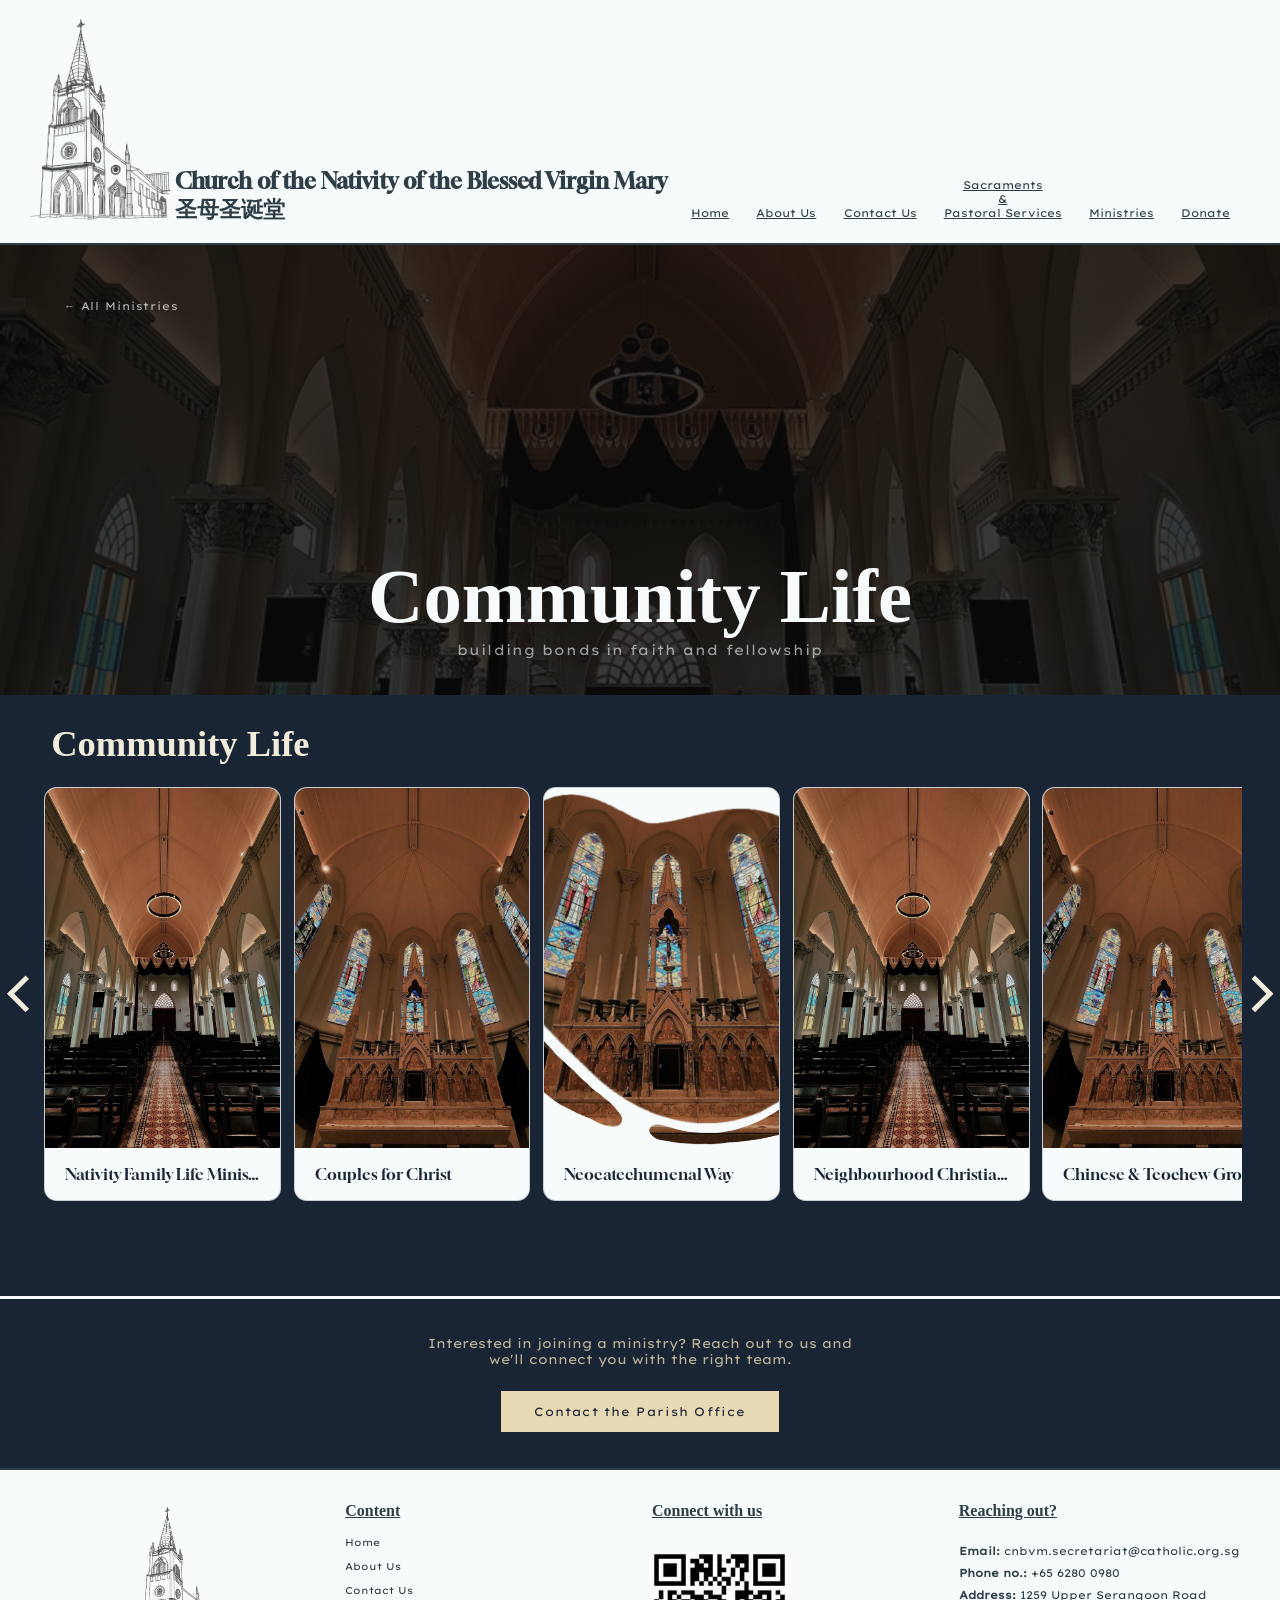
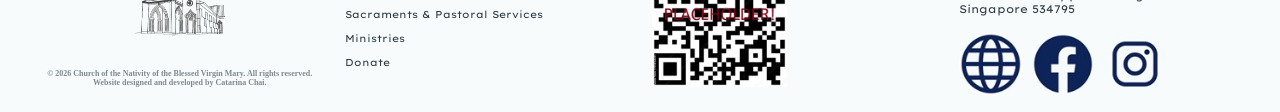
<file: ministry-community.html>
<!DOCTYPE html>
<html lang="en">

<head>
    <meta charset="UTF-8">
    <meta name="viewport" content="width=device-width, initial-scale=1.0">
    <!-- the website title -->
    <title>Nativity Church</title>

    <!-- changing of website icon -->
    <link rel="icon" type="image/x-icon" href="logo/mother-mary-icon.png">

    <!-- link to external css file under css folder -->
    <link href="css/style.css" type="text/css" rel="stylesheet">

    <!-- link to external js file under js folder -->
    <script src="main.js" defer></script>

    <!-- meta description -->
    <meta name="description"
        content="Church of the Nativity of the Blessed Virgin Mary - Information on Church Timing, Clergy, Sacrements, Ministry and more" />
</head>

<body class="ministrypg">
    <header>
        <div id="menu" class="menuGrid">
            <div>
                <a href="index.html"><img src="logo/nativityChurchLogo.png" alt="logo"></a>
            </div>
            <div>
                <h1><b>Church of the Nativity of the Blessed Virgin Mary</b></h1>
                <h1><b>圣母圣诞堂</b></h1>
            </div>
            <nav>
                <button class="homeBtn"><a href='index.html'>Home</a></button>
                <button class="aboutBtn"><a href='about.html'>About Us</a></button>
                <button class="clergyBtn"><a href='clergy.html'>Contact Us</a></button>
                <button class="scaramentBtn">
                    <a href='scarament.html'>
                        <span>Sacraments</span><span>&amp;</span><span>Pastoral&nbsp;Services</span>
                    </a>
                </button>
                <button class="ministryBtn"><a href='ministry.html'>Ministries</a></button>
                <button class="donateBtn"><a href='donate.html'>Donate</a></button>
            </nav>
        </div>
    </header>

    <main>
        <section class="ministrySubHero"
            style="background-image: linear-gradient(#0a0a0ac7,#0a0a0ac7), url('image/church_1.jpg')">
            <a href="ministry.html" class="ministryBack">← All Ministries</a>
            <h1>Community Life</h1>
            <p>building bonds in faith and fellowship</p>
        </section>

        <section class="ministrySubContent">
            <h3>Community Life</h3>

            <div class="carousel-wrapper">

                <button class="carousel-arrow" id="prevBtn"></button>

                <div class="carousel-viewport" id="carouselViewport">
                    <div class="carousel-track" id="carouselTrack"></div>
                </div>

                <button class="carousel-arrow" id="nextBtn"></button>

            </div>

        </section>

        <section class="ministryContact">
            <p>Interested in joining a ministry? Reach out to us and we'll connect you with the right team.</p>
            <a href="mailto:cnbvm.secretariat@catholic.org.sg" class="ministryContactBtn">Contact the Parish Office</a>
        </section>
    </main>

    <!-- Footer -->
    <footer>
        <div class="logo">
            <!-- nav for homescreen -->
            <button class="homeButton">
                <img src="logo/nativityChurchLogo.png" alt="logo" title="logo">
            </button>
        </div>

        <!-- nav to other pg of the website -->
        <div>
            <h4><u>Content</u></h4>
            <nav>
                <button class="index"><a href='index.html'>Home</a></button>
                <button class="aboutBtn"><a href='about.html'>About Us</a></button>
                <button class="clergyBtn"><a href='clergy.html'>Contact Us</a></button>
                <button class="scaramentBtn"><a href='scarament.html'>Sacraments & Pastoral Services</a></button>
                <button class="ministryBtn"><a href='ministry.html'>Ministries</a></button>
                <button class="donateBtn"><a href='donate.html'>Donate</a></button>
            </nav>
        </div>

        <!-- for the google form -->
        <div>
            <h4><u>Connect with us</u></h4>
            <img src="image/qrCode.jpg" alt="QR code to access website on mobile" title="qr code">
        </div>

        <div>
            <h4><u>Reaching out?</u></h4>
            <p><b>Email: </b>cnbvm.secretariat@catholic.org.sg</p>
            <p><b>Phone no.: </b>+65 6280 0980</p>
            <p><b>Address: </b>1259 Upper Serangoon Road Singapore 534795</p>
            <div>
                <a href="https://mycatholic.sg/parish/nativityofblessedvirgin" target="_blank" class="web Logo"></a>

                <a href="https://www.facebook.com/ChurchOfTheNativityOfTheBlessedVirginMary/mentions/" target="_blank"
                    class="fb Logo"></a>

                <a href="https://www.instagram.com/nativitychurchsg/" target="_blank" class="ig Logo"></a>

            </div>
        </div>

        <h6>© 2026 Church of the Nativity of the Blessed Virgin Mary. All rights reserved. Website designed and
            developed by Catarina Chai.</h6>
    </footer>
</body>

</html>
</file>
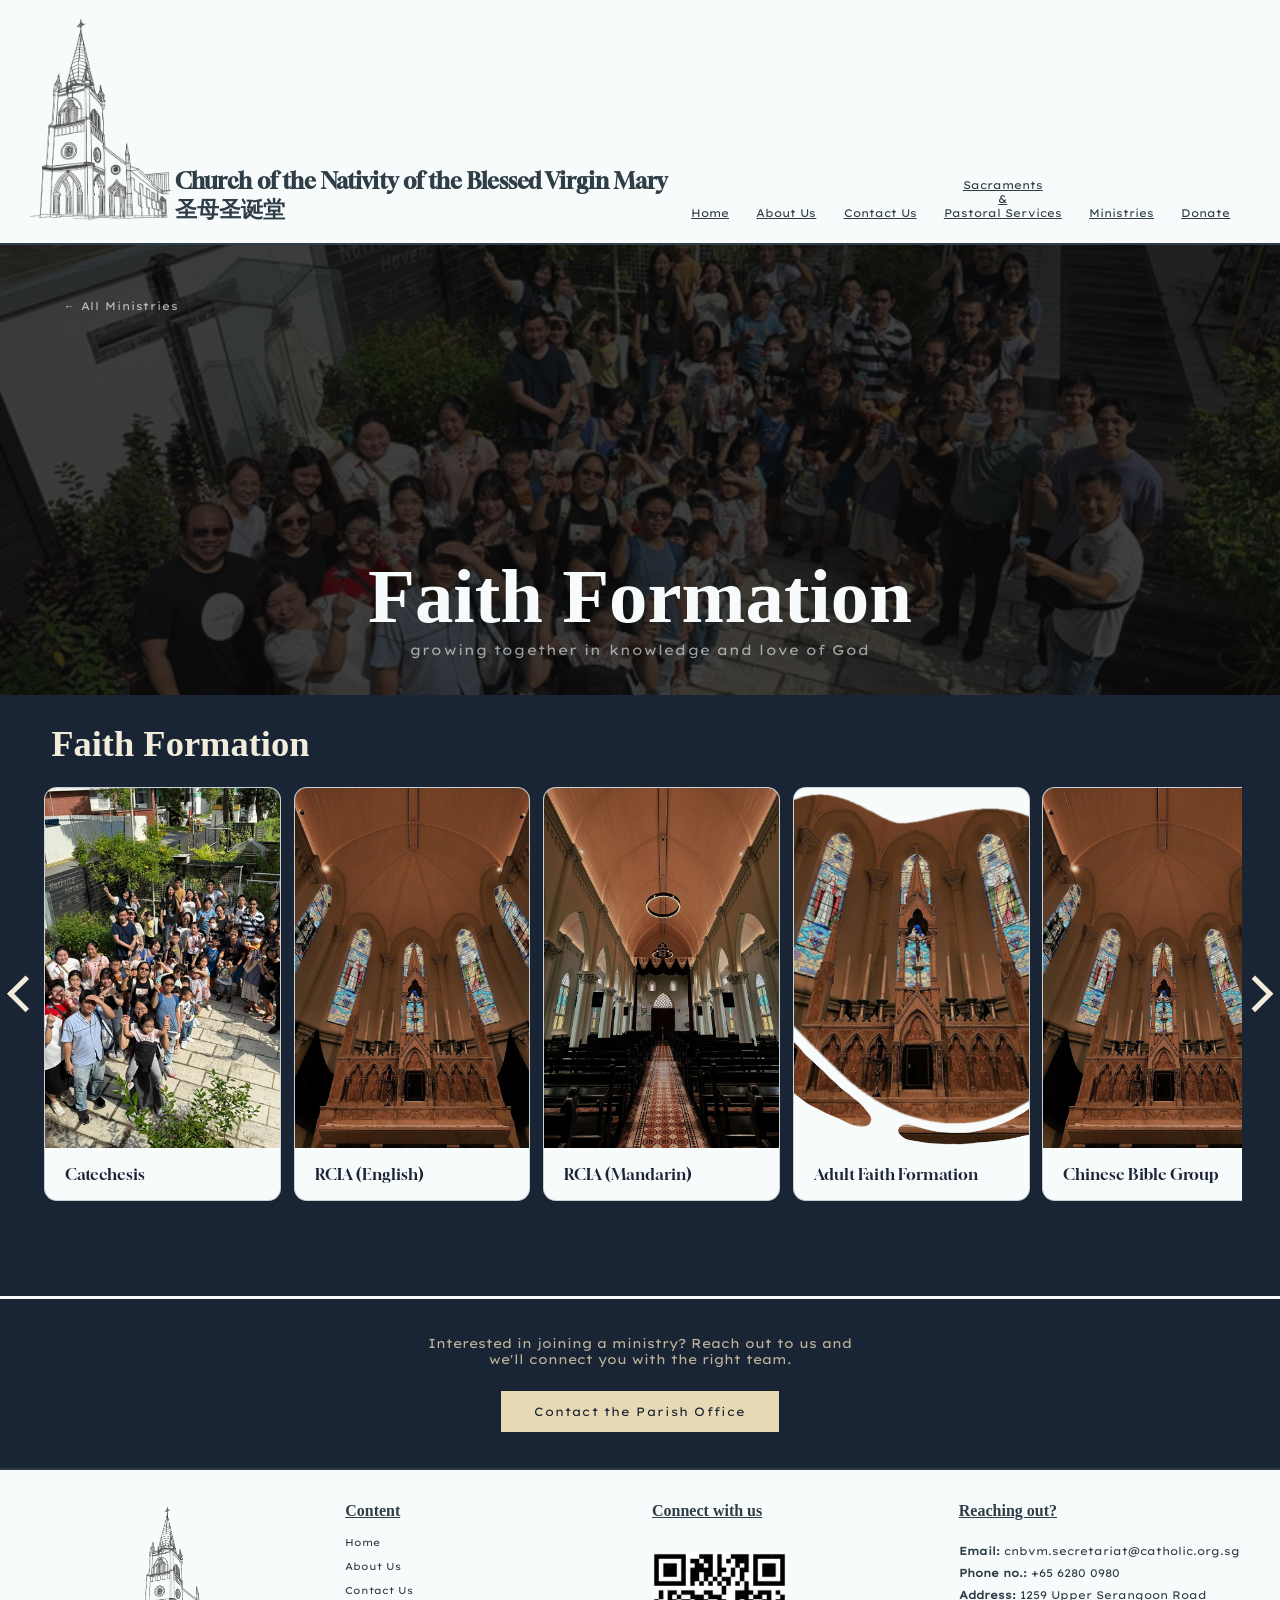
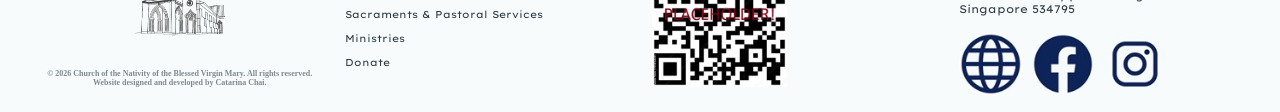
<file: ministry-faith.html>
<!DOCTYPE html>
<html lang="en">

<head>
    <meta charset="UTF-8">
    <meta name="viewport" content="width=device-width, initial-scale=1.0">
    <!-- the website title -->
    <title>Nativity Church</title>

    <!-- changing of website icon -->
    <link rel="icon" type="image/x-icon" href="logo/mother-mary-icon.png">

    <!-- link to external css file under css folder -->
    <link href="css/style.css" type="text/css" rel="stylesheet">

    <!-- link to external js file under js folder -->
    <script src="main.js" defer></script>

    <!-- meta description -->
    <meta name="description"
        content="Church of the Nativity of the Blessed Virgin Mary - Information on Church Timing, Clergy, Sacrements, Ministry and more" />
</head>

<body class="ministrypg">
    <header>
        <div id="menu" class="menuGrid">
            <div>
                <a href="index.html"><img src="logo/nativityChurchLogo.png" alt="logo"></a>
            </div>
            <div>
                <h1><b>Church of the Nativity of the Blessed Virgin Mary</b></h1>
                <h1><b>圣母圣诞堂</b></h1>
            </div>
            <nav>
                <button class="homeBtn"><a href='index.html'>Home</a></button>
                <button class="aboutBtn"><a href='about.html'>About Us</a></button>
                <button class="clergyBtn"><a href='clergy.html'>Contact Us</a></button>
                <button class="scaramentBtn">
                    <a href='scarament.html'>
                        <span>Sacraments</span><span>&amp;</span><span>Pastoral&nbsp;Services</span>
                    </a>
                </button>
                <button class="ministryBtn"><a href='ministry.html'>Ministries</a></button>
                <button class="donateBtn"><a href='donate.html'>Donate</a></button>
            </nav>
        </div>
    </header>

    <main>
        <section class="ministrySubHero"
            style="background-image: linear-gradient(#0a0a0ac7,#0a0a0ac7), url('image/cat_class.jpeg')">
            <a href="ministry.html" class="ministryBack">← All Ministries</a>
            <h1>Faith Formation</h1>
            <p>growing together in knowledge and love of God</p>
        </section>

        <section class="ministrySubContent">
            <h3>Faith Formation</h3>

            <div class="carousel-wrapper">

                <button class="carousel-arrow" id="prevBtn"></button>

                <div class="carousel-viewport" id="carouselViewport">
                    <div class="carousel-track" id="carouselTrack"></div>
                </div>

                <button class="carousel-arrow" id="nextBtn"></button>

            </div>

        </section>

        <section class="ministryContact">
            <p>Interested in joining a ministry? Reach out to us and we'll connect you with the right team.</p>
            <a href="mailto:cnbvm.secretariat@catholic.org.sg" class="ministryContactBtn">Contact the Parish Office</a>
        </section>
    </main>

    <!-- Footer -->
    <footer>
        <div class="logo">
            <!-- nav for homescreen -->
            <button class="homeButton">
                <img src="logo/nativityChurchLogo.png" alt="logo" title="logo">
            </button>
        </div>

        <!-- nav to other pg of the website -->
        <div>
            <h4><u>Content</u></h4>
            <nav>
                <button class="index"><a href='index.html'>Home</a></button>
                <button class="aboutBtn"><a href='about.html'>About Us</a></button>
                <button class="clergyBtn"><a href='clergy.html'>Contact Us</a></button>
                <button class="scaramentBtn"><a href='scarament.html'>Sacraments & Pastoral Services</a></button>
                <button class="ministryBtn"><a href='ministry.html'>Ministries</a></button>
                <button class="donateBtn"><a href='donate.html'>Donate</a></button>
            </nav>
        </div>

        <!-- for the google form -->
        <div>
            <h4><u>Connect with us</u></h4>
            <img src="image/qrCode.jpg" alt="QR code to access website on mobile" title="qr code">
        </div>

        <div>
            <h4><u>Reaching out?</u></h4>
            <p><b>Email: </b>cnbvm.secretariat@catholic.org.sg</p>
            <p><b>Phone no.: </b>+65 6280 0980</p>
            <p><b>Address: </b>1259 Upper Serangoon Road Singapore 534795</p>
            <div>
                <a href="https://mycatholic.sg/parish/nativityofblessedvirgin" target="_blank" class="web Logo"></a>

                <a href="https://www.facebook.com/ChurchOfTheNativityOfTheBlessedVirginMary/mentions/" target="_blank"
                    class="fb Logo"></a>

                <a href="https://www.instagram.com/nativitychurchsg/" target="_blank" class="ig Logo"></a>

            </div>
        </div>

        <h6>© 2026 Church of the Nativity of the Blessed Virgin Mary. All rights reserved. Website designed and
            developed by Catarina Chai.</h6>
    </footer>
</body>

</html>
</file>
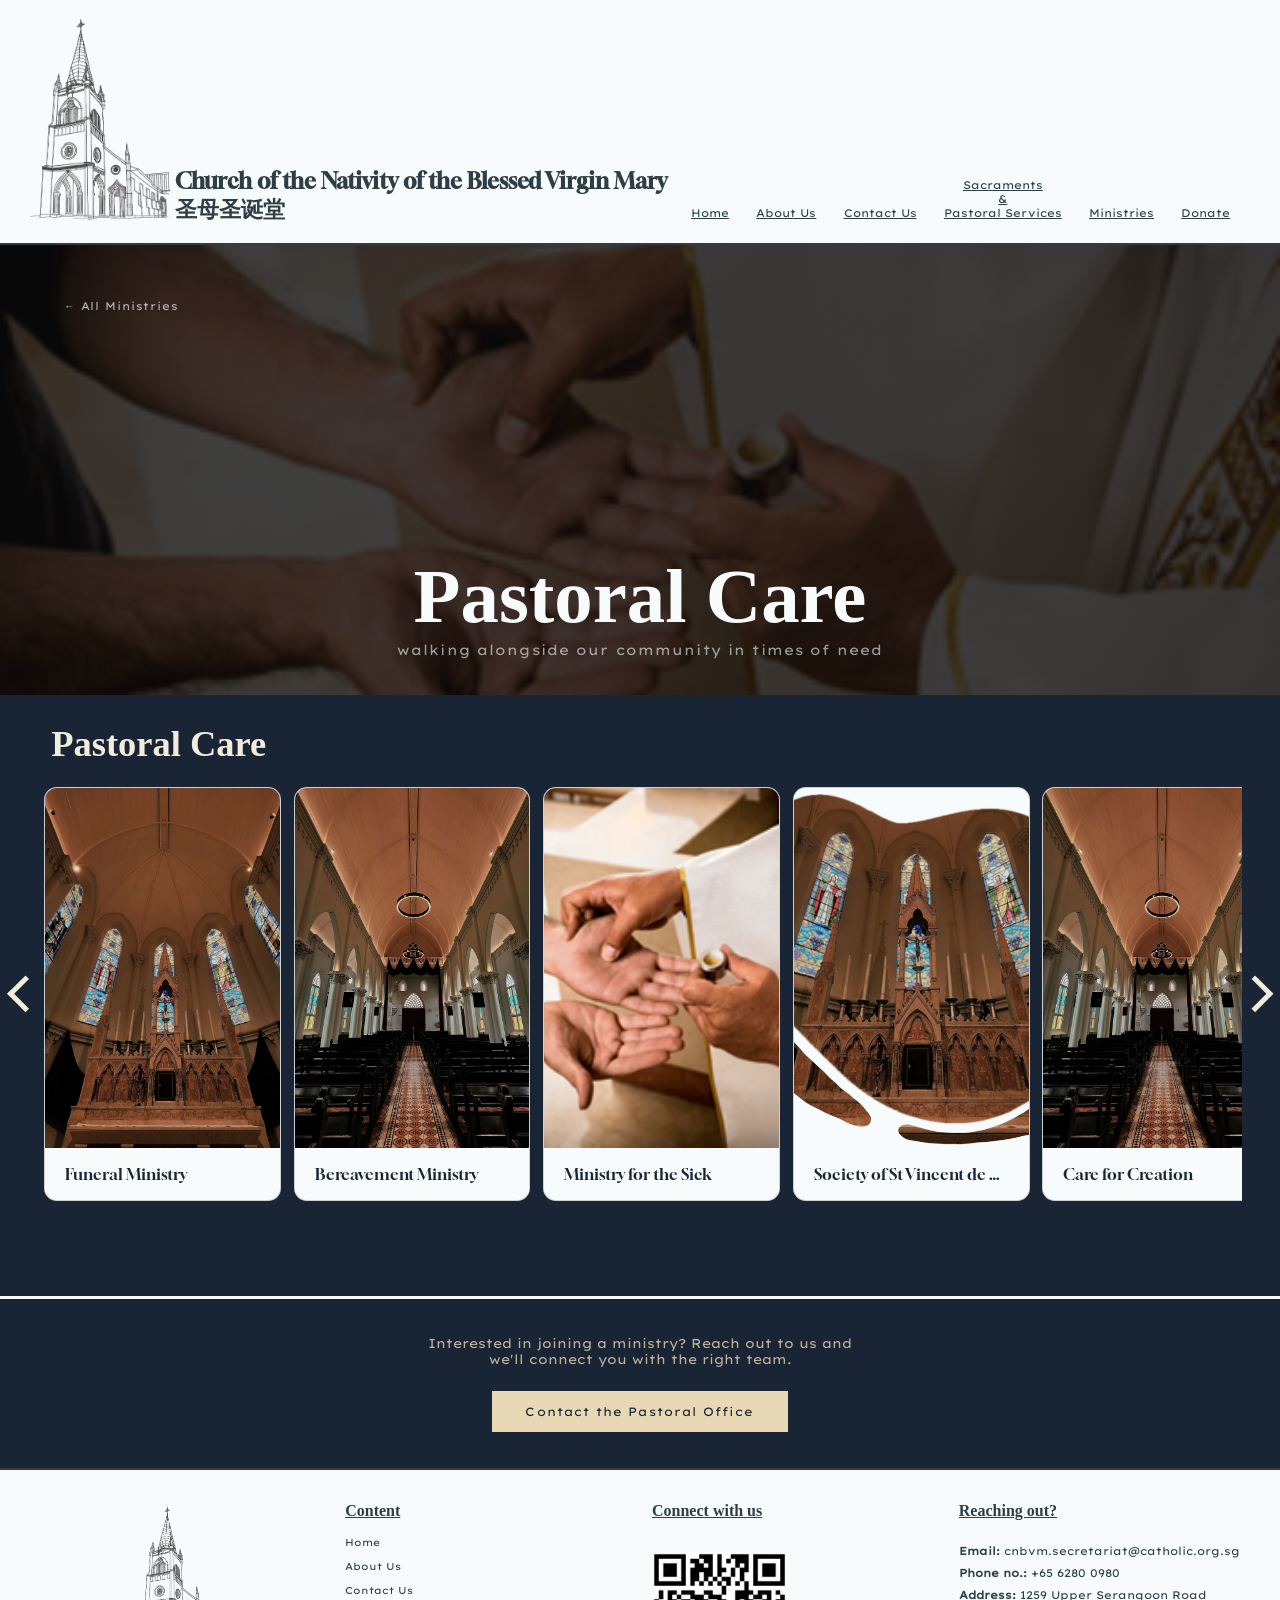
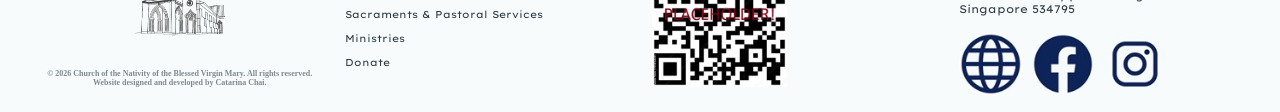
<file: ministry-pastoral.html>
<!DOCTYPE html>
<html lang="en">

<head>
    <meta charset="UTF-8">
    <meta name="viewport" content="width=device-width, initial-scale=1.0">
    <!-- the website title -->
    <title>Nativity Church</title>

    <!-- changing of website icon -->
    <link rel="icon" type="image/x-icon" href="logo/mother-mary-icon.png">

    <!-- link to external css file under css folder -->
    <link href="css/style.css" type="text/css" rel="stylesheet">

    <!-- link to external js file under js folder -->
    <script src="main.js" defer></script>

    <!-- meta description -->
    <meta name="description"
        content="Church of the Nativity of the Blessed Virgin Mary - Information on Church Timing, Clergy, Sacrements, Ministry and more" />
</head>

<body class="ministrypg">
    <header>
        <div id="menu" class="menuGrid">
            <div>
                <a href="index.html"><img src="logo/nativityChurchLogo.png" alt="logo"></a>
            </div>
            <div>
                <h1><b>Church of the Nativity of the Blessed Virgin Mary</b></h1>
                <h1><b>圣母圣诞堂</b></h1>
            </div>
            <nav>
                <button class="homeBtn"><a href='index.html'>Home</a></button>
                <button class="aboutBtn"><a href='about.html'>About Us</a></button>
                <button class="clergyBtn"><a href='clergy.html'>Contact Us</a></button>
                <button class="scaramentBtn">
                    <a href='scarament.html'>
                        <span>Sacraments</span><span>&amp;</span><span>Pastoral&nbsp;Services</span>
                    </a>
                </button>
                <button class="ministryBtn"><a href='ministry.html'>Ministries</a></button>
                <button class="donateBtn"><a href='donate.html'>Donate</a></button>
            </nav>
        </div>
    </header>

    <main>
        <section class="ministrySubHero"
            style="background-image: linear-gradient(#0a0a0ac7,#0a0a0ac7), url('image/annoiting-of-the-sick.jpg')">
            <a href="ministry.html" class="ministryBack">← All Ministries</a>
            <h1>Pastoral Care</h1>
            <p>walking alongside our community in times of need</p>
        </section>

        <section class="ministrySubContent">
            <h3>Pastoral Care</h3>

            <div class="carousel-wrapper">

                <button class="carousel-arrow" id="prevBtn"></button>

                <div class="carousel-viewport" id="carouselViewport">
                    <div class="carousel-track" id="carouselTrack"></div>
                </div>

                <button class="carousel-arrow" id="nextBtn"></button>

            </div>
        </section>

        <section class="ministryContact">
            <p>Interested in joining a ministry? Reach out to us and we'll connect you with the right team.</p>
            <a href="mailto:pastoraloffice.cnbvm@catholic.org.sg" class="ministryContactBtn">Contact the Pastoral
                Office</a>
        </section>
    </main>

    <!-- Footer -->
    <footer>
        <div class="logo">
            <!-- nav for homescreen -->
            <button class="homeButton">
                <img src="logo/nativityChurchLogo.png" alt="logo" title="logo">
            </button>
        </div>

        <!-- nav to other pg of the website -->
        <div>
            <h4><u>Content</u></h4>
            <nav>
                <button class="index"><a href='index.html'>Home</a></button>
                <button class="aboutBtn"><a href='about.html'>About Us</a></button>
                <button class="clergyBtn"><a href='clergy.html'>Contact Us</a></button>
                <button class="scaramentBtn"><a href='scarament.html'>Sacraments & Pastoral Services</a></button>
                <button class="ministryBtn"><a href='ministry.html'>Ministries</a></button>
                <button class="donateBtn"><a href='donate.html'>Donate</a></button>
            </nav>
        </div>

        <!-- for the google form -->
        <div>
            <h4><u>Connect with us</u></h4>
            <img src="image/qrCode.jpg" alt="QR code to access website on mobile" title="qr code">
        </div>

        <div>
            <h4><u>Reaching out?</u></h4>
            <p><b>Email: </b>cnbvm.secretariat@catholic.org.sg</p>
            <p><b>Phone no.: </b>+65 6280 0980</p>
            <p><b>Address: </b>1259 Upper Serangoon Road Singapore 534795</p>
            <div>
                <a href="https://mycatholic.sg/parish/nativityofblessedvirgin" target="_blank" class="web Logo"></a>

                <a href="https://www.facebook.com/ChurchOfTheNativityOfTheBlessedVirginMary/mentions/" target="_blank"
                    class="fb Logo"></a>

                <a href="https://www.instagram.com/nativitychurchsg/" target="_blank" class="ig Logo"></a>

            </div>
        </div>

        <h6>© 2026 Church of the Nativity of the Blessed Virgin Mary. All rights reserved. Website designed and
            developed by Catarina Chai.</h6>
    </footer>
</body>

</html>
</file>
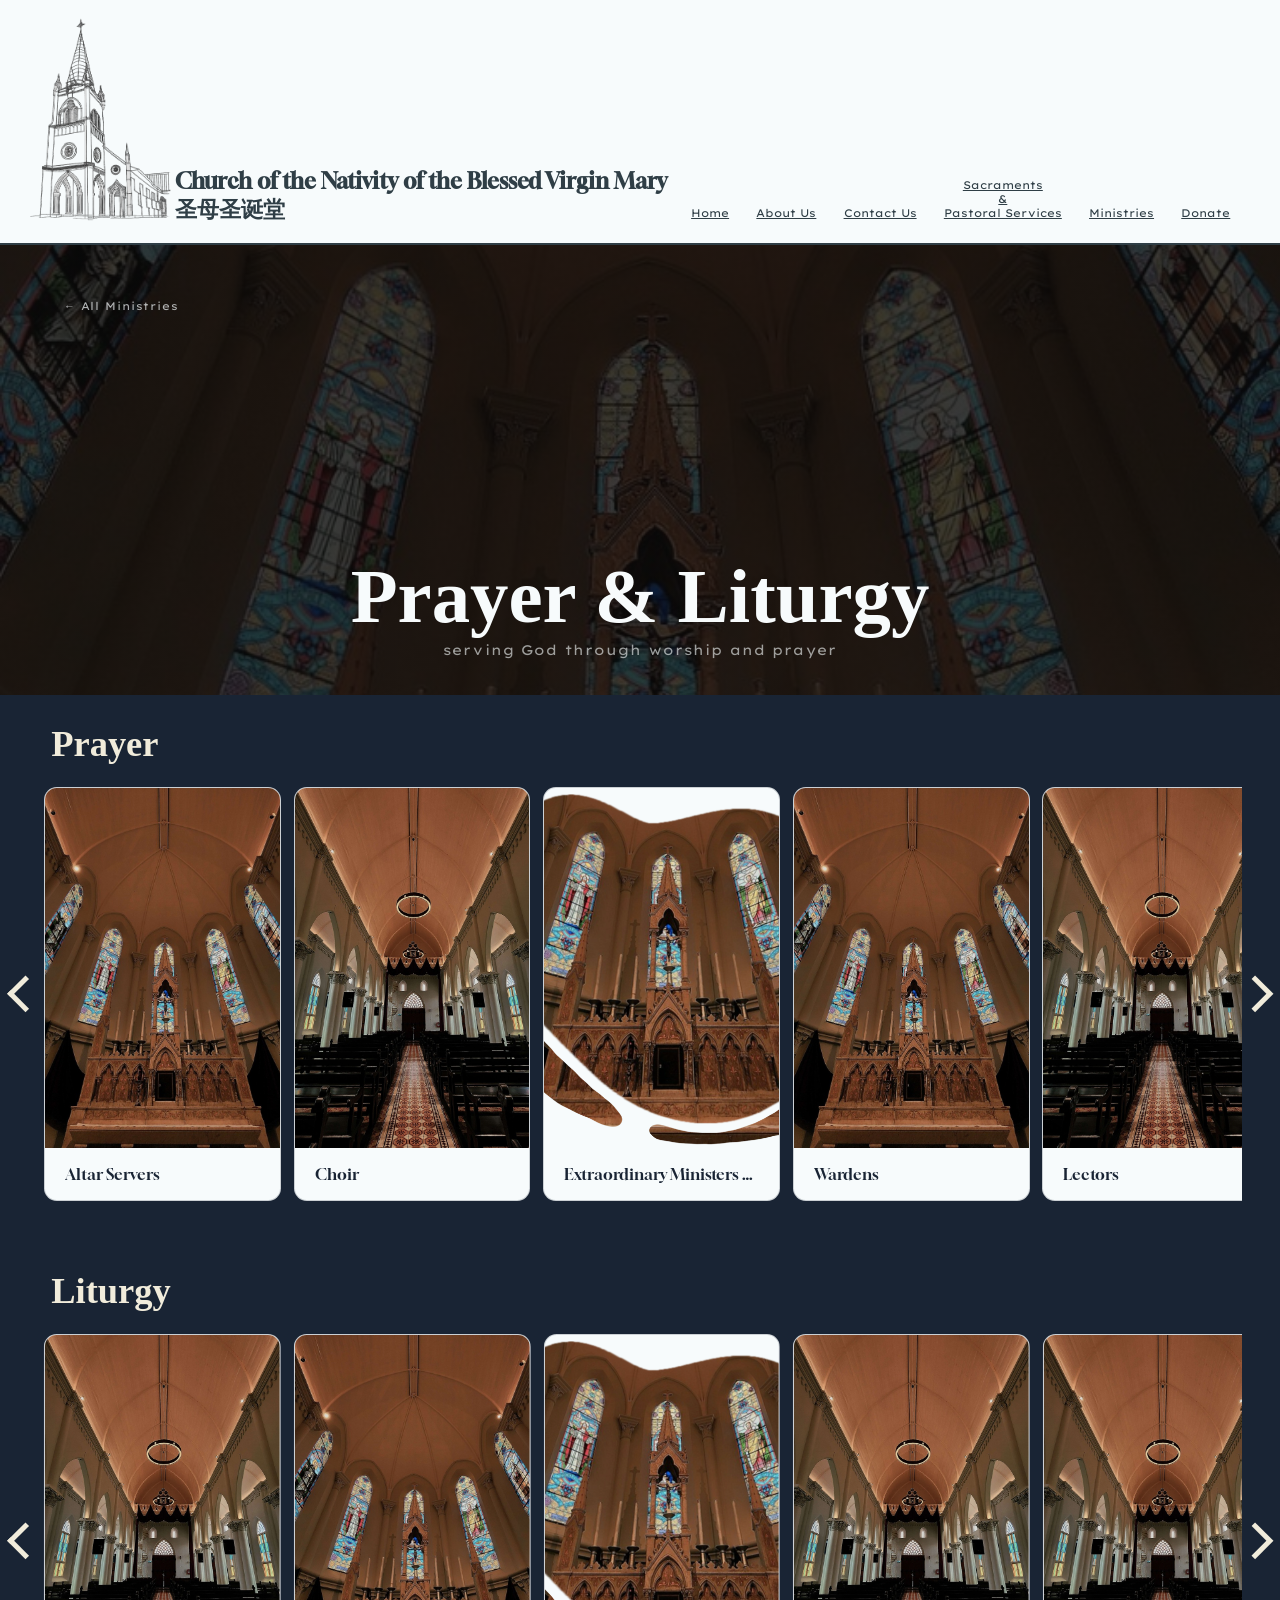
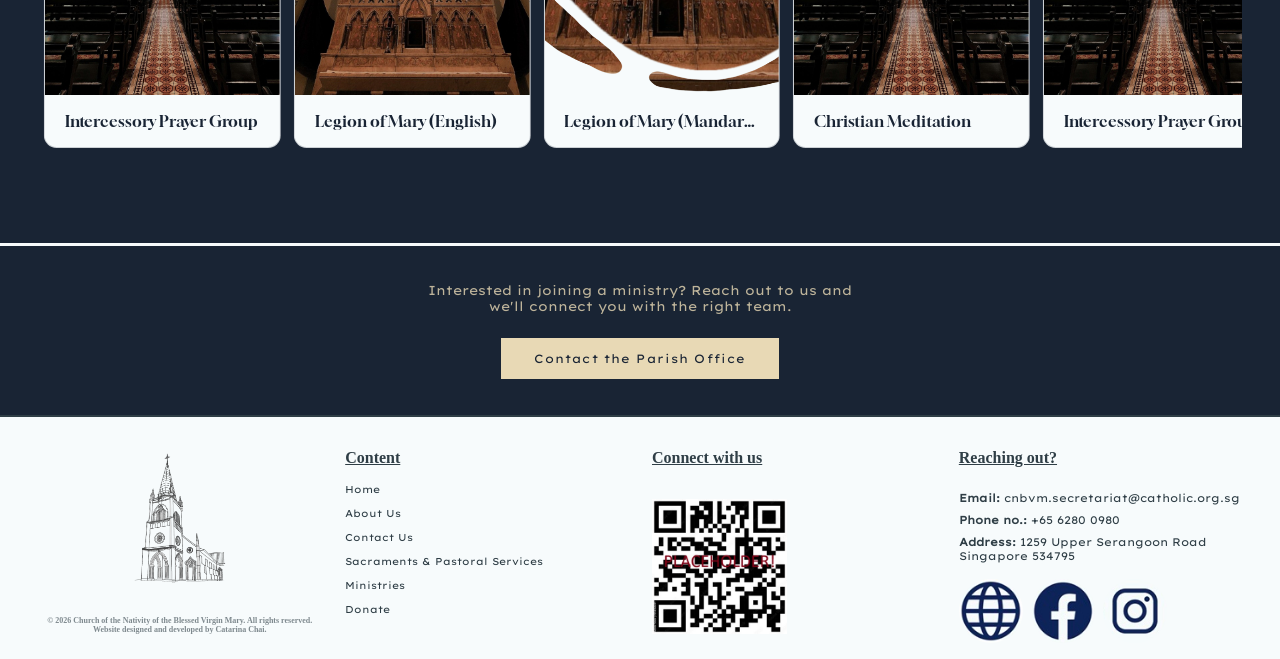
<file: ministry-prayer.html>
<!DOCTYPE html>
<html lang="en">

<head>
    <meta charset="UTF-8">
    <meta name="viewport" content="width=device-width, initial-scale=1.0">
    <!-- the website title -->
    <title>Nativity Church</title>

    <!-- changing of website icon -->
    <link rel="icon" type="image/x-icon" href="logo/mother-mary-icon.png">

    <!-- link to external css file under css folder -->
    <link href="css/style.css" type="text/css" rel="stylesheet">

    <!-- link to external js file under js folder -->
    <script src="main.js" defer></script>

    <!-- meta description -->
    <meta name="description"
        content="Church of the Nativity of the Blessed Virgin Mary - Information on Church Timing, Clergy, Sacrements, Ministry and more" />
</head>

<body class="ministrypg">
    <header>
        <div id="menu" class="menuGrid">
            <div>
                <a href="index.html"><img src="logo/nativityChurchLogo.png" alt="logo"></a>
            </div>
            <div>
                <h1><b>Church of the Nativity of the Blessed Virgin Mary</b></h1>
                <h1><b>圣母圣诞堂</b></h1>
            </div>
            <nav>
                <button class="homeBtn"><a href='index.html'>Home</a></button>
                <button class="aboutBtn"><a href='about.html'>About Us</a></button>
                <button class="clergyBtn"><a href='clergy.html'>Contact Us</a></button>
                <button class="scaramentBtn">
                    <a href='scarament.html'>
                        <span>Sacraments</span><span>&amp;</span><span>Pastoral&nbsp;Services</span>
                    </a>
                </button>
                <button class="ministryBtn"><a href='ministry.html'>Ministries</a></button>
                <button class="donateBtn"><a href='donate.html'>Donate</a></button>
            </nav>
        </div>
    </header>

    <main>
        <section class="ministrySubHero"
            style="background-image: linear-gradient(#0a0a0ac7,#0a0a0ac7), url('image/church_2.jpg')">
            <a href="ministry.html" class="ministryBack">← All Ministries</a>
            <h1>Prayer &amp; Liturgy</h1>
            <p>serving God through worship and prayer</p>
        </section>

        <section class="ministrySubContent">
            <h3>Prayer</h3>
            <div class="carousel-wrapper">

                <button class="carousel-arrow" id="prevBtn1"></button>

                <div class="carousel-viewport" id="carouselViewport1">
                    <div class="carousel-track" id="carouselTrack1"></div>
                </div>

                <button class="carousel-arrow" id="nextBtn1"></button>

            </div>
            <h3>Liturgy</h3>
            <div class="carousel-wrapper">

                <button class="carousel-arrow" id="prevBtn"></button>

                <div class="carousel-viewport" id="carouselViewport2">
                    <div class="carousel-track" id="carouselTrack2"></div>
                </div>

                <button class="carousel-arrow" id="nextBtn"></button>

            </div>

        </section>

        <!-- contact -->
        <section class="ministryContact">
            <p>Interested in joining a ministry? Reach out to us and we'll connect you with the right team.</p>
            <a href="mailto:cnbvm.secretariat@catholic.org.sg" class="ministryContactBtn">Contact the Parish Office</a>
        </section>
    </main>

    <!-- Footer -->
    <footer>
        <div class="logo">
            <!-- nav for homescreen -->
            <button class="homeButton">
                <img src="logo/nativityChurchLogo.png" alt="logo" title="logo">
            </button>
        </div>

        <!-- nav to other pg of the website -->
        <div>
            <h4><u>Content</u></h4>
            <nav>
                <button class="index"><a href='index.html'>Home</a></button>
                <button class="aboutBtn"><a href='about.html'>About Us</a></button>
                <button class="clergyBtn"><a href='clergy.html'>Contact Us</a></button>
                <button class="scaramentBtn"><a href='scarament.html'>Sacraments & Pastoral Services</a></button>
                <button class="ministryBtn"><a href='ministry.html'>Ministries</a></button>
                <button class="donateBtn"><a href='donate.html'>Donate</a></button>
            </nav>
        </div>

        <!-- for the google form -->
        <div>
            <h4><u>Connect with us</u></h4>
            <img src="image/qrCode.jpg" alt="QR code to access website on mobile" title="qr code">
        </div>

        <div>
            <h4><u>Reaching out?</u></h4>
            <p><b>Email: </b>cnbvm.secretariat@catholic.org.sg</p>
            <p><b>Phone no.: </b>+65 6280 0980</p>
            <p><b>Address: </b>1259 Upper Serangoon Road Singapore 534795</p>
            <div>
                <a href="https://mycatholic.sg/parish/nativityofblessedvirgin" target="_blank" class="web Logo"></a>

                <a href="https://www.facebook.com/ChurchOfTheNativityOfTheBlessedVirginMary/mentions/" target="_blank"
                    class="fb Logo"></a>

                <a href="https://www.instagram.com/nativitychurchsg/" target="_blank" class="ig Logo"></a>

            </div>
        </div>

        <h6>© 2026 Church of the Nativity of the Blessed Virgin Mary. All rights reserved. Website designed and
            developed by Catarina Chai.</h6>
    </footer>
</body>

</html>
</file>
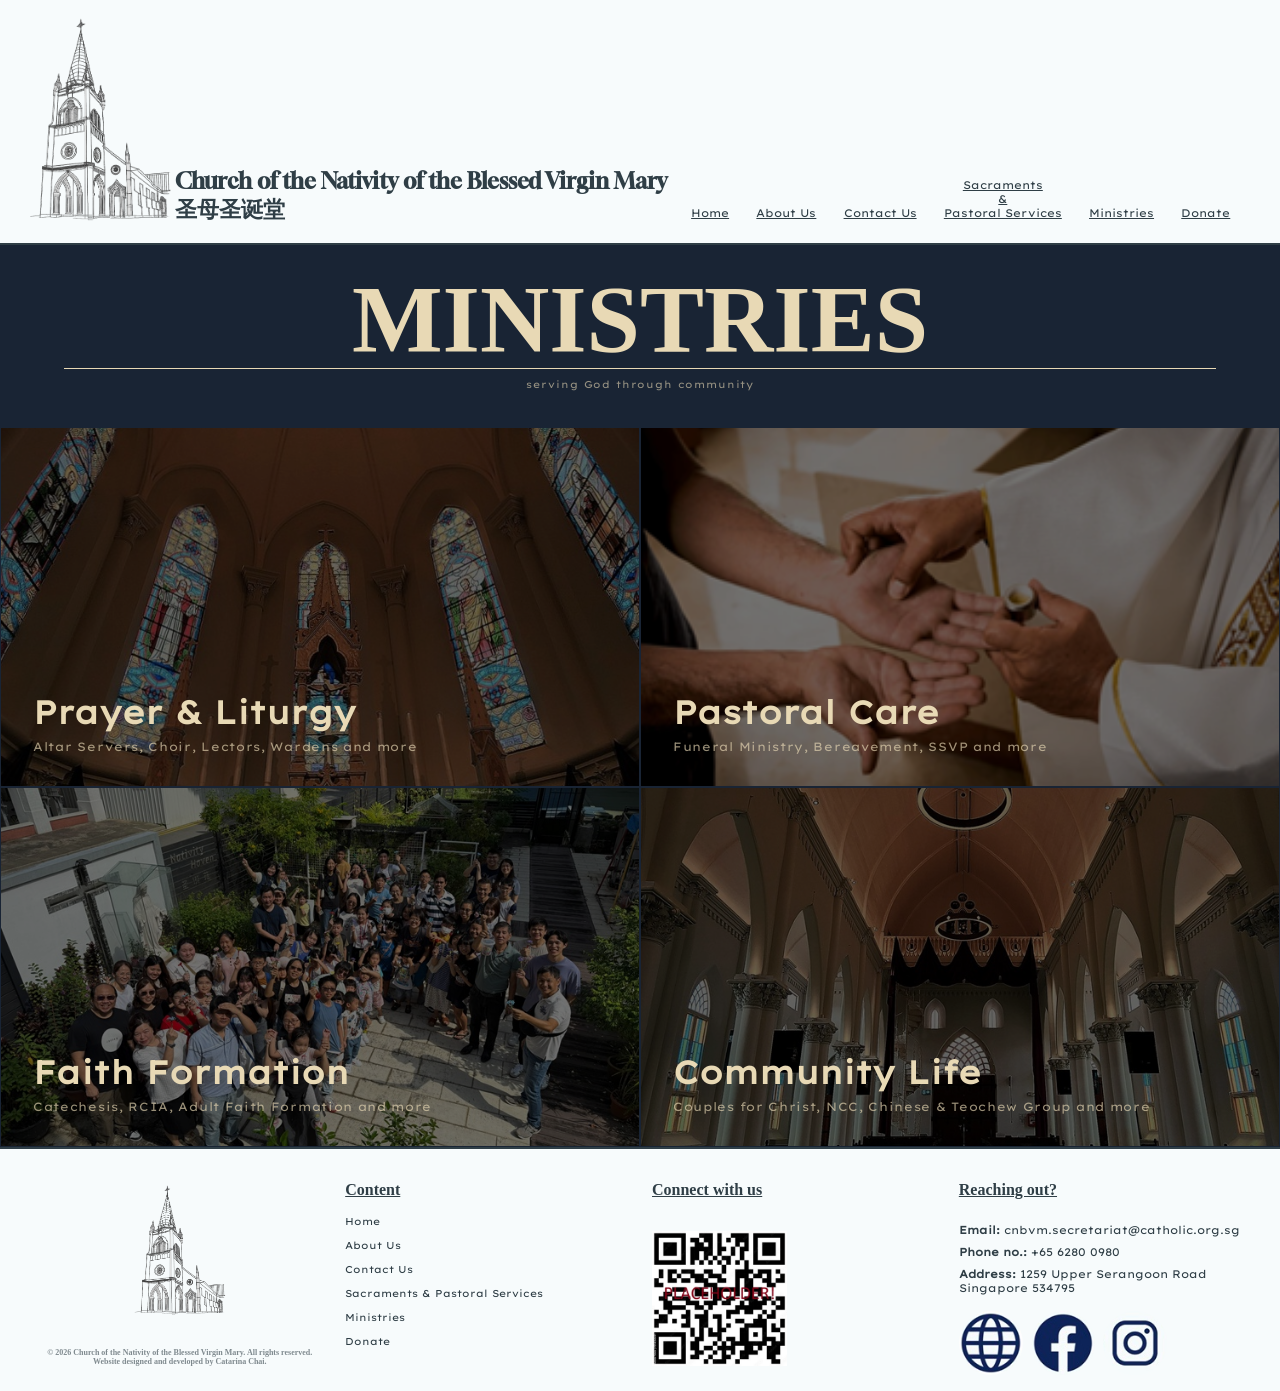
<file: ministry.html>
<!DOCTYPE html>
<html lang="en">

<head>
    <meta charset="UTF-8">
    <meta name="viewport" content="width=device-width, initial-scale=1.0">
    <!-- the website title -->
    <title>Nativity Church</title>

    <!-- changing of website icon -->
    <link rel="icon" type="image/x-icon" href="logo/mother-mary-icon.png">

    <!-- link to external css file under css folder -->
    <link href="css/style.css" type="text/css" rel="stylesheet">

    <!-- link to external js file under js folder -->
    <script src="main.js" defer></script>

    <!-- meta description -->
    <meta name="description"
        content="Church of the Nativity of the Blessed Virgin Mary - Information on Church Timing, Clergy, Sacrements, Ministry and more" />
</head>

<body>
    <!-- menue bar -->
    <header>
        <div id="menu" class="menuGrid">
            <!-- logo layout -->
            <div>
                <a href="index.html">
                    <img src="logo/nativityChurchLogo.png" alt="logo">
                </a>
            </div>
            <div>
                <a href="index.html">

                    <h1><b>
                            Church of the Nativity of the Blessed Virgin Mary</b>
                    </h1>
                    <h1><b>
                            圣母圣诞堂
                    </b></h1>
                </a>
            </div>
            <!-- navigation -->
            <nav>
                <button class="homeBtn">
                    <a href='index.html'>Home</a>
                </button>
                <button class="aboutBtn">
                    <a href='about.html'>About Us</a>
                </button>
                <button class="clergyBtn">
                    <a href='clergy.html'>Contact Us</a>
                </button>
                <button class="scaramentBtn">
                    <a href='scarament.html'>
                        <span>Sacraments</span>
                        <span>&amp;</span>
                        <span>Pastoral&nbsp;Services</span>
                    </a>
                </button>
                <button class="ministryBtn">
                    <a href='ministry.html'>Ministries</a>
                </button>
                <button class="donateBtn">
                    <a href='donate.html'>Donate</a>
                </button>
            </nav>
    </header>

    <!-- content -->
    <main>
        <!-- hero -->
        <section id="ministryHero">
            <h1>MINISTRIES</h1>
            <p>serving God through community</p>
        </section>

        <!-- 4 category cards -->
        <section id="ministryGrid">
            <a href="ministry-prayer.html" class="ministry-card">
                <div class="ministry-card-img" style="background-image: url('image/church_2.jpg')"></div>
                <div class="ministry-card-body">
                    <h2>Prayer &amp; Liturgy</h2>
                    <p>Altar Servers, Choir, Lectors, Wardens and more</p>
                </div>
            </a>

            <a href="ministry-pastoral.html" class="ministry-card">
                <div class="ministry-card-img" style="background-image: url('image/annoiting-of-the-sick.jpg')"></div>
                <div class="ministry-card-body">
                    <h2>Pastoral Care</h2>
                    <p>Funeral Ministry, Bereavement, SSVP and more</p>
                </div>
            </a>

            <a href="ministry-faith.html" class="ministry-card">
                <div class="ministry-card-img" style="background-image: url('image/cat_class.jpeg')"></div>
                <div class="ministry-card-body">
                    <h2>Faith Formation</h2>
                    <p>Catechesis, RCIA, Adult Faith Formation and more</p>
                </div>
            </a>

            <a href="ministry-community.html" class="ministry-card">
                <div class="ministry-card-img" style="background-image: url('image/church_1.jpg')"></div>
                <div class="ministry-card-body">
                    <h2>Community Life</h2>
                    <p>Couples for Christ, NCC, Chinese &amp; Teochew Group and more</p>
                </div>
            </a>
        </section>
    </main>

    <!-- Footer -->
    <footer>
        <div class="logo">
            <!-- nav for homescreen -->
            <button class="homeButton">
                <img src="logo/nativityChurchLogo.png" alt="logo" title="logo">
            </button>
        </div>

        <!-- nav to other pg of the website -->
        <div>
            <h4><u>Content</u></h4>
            <nav>
                <button class="index"><a href='index.html'>Home</a></button>
                <button class="aboutBtn"><a href='about.html'>About Us</a></button>
                <button class="clergyBtn"><a href='clergy.html'>Contact Us</a></button>
                <button class="scaramentBtn"><a href='scarament.html'>Sacraments & Pastoral Services</a></button>
                <button class="ministryBtn"><a href='ministry.html'>Ministries</a></button>
                <button class="donateBtn"><a href='donate.html'>Donate</a></button>
            </nav>
        </div>

        <!-- for the google form -->
        <div>
            <h4><u>Connect with us</u></h4>
            <img src="image/qrCode.jpg" alt="QR code to access website on mobile" title="qr code">
        </div>

        <div>
            <h4><u>Reaching out?</u></h4>
            <p><b>Email: </b>cnbvm.secretariat@catholic.org.sg</p>
            <p><b>Phone no.: </b>+65 6280 0980</p>
            <p><b>Address: </b>1259 Upper Serangoon Road Singapore 534795</p>
            <div>
                <a href="https://mycatholic.sg/parish/nativityofblessedvirgin" target="_blank" class="web Logo"></a>

                <a href="https://www.facebook.com/ChurchOfTheNativityOfTheBlessedVirginMary/mentions/" target="_blank"
                    class="fb Logo"></a>

                <a href="https://www.instagram.com/nativitychurchsg/" target="_blank" class="ig Logo"></a>

            </div>
        </div>

        <h6>© 2026 Church of the Nativity of the Blessed Virgin Mary. All rights reserved. Website designed and
            developed by Catarina Chai.</h6>
    </footer>
</body>

</html>
</file>
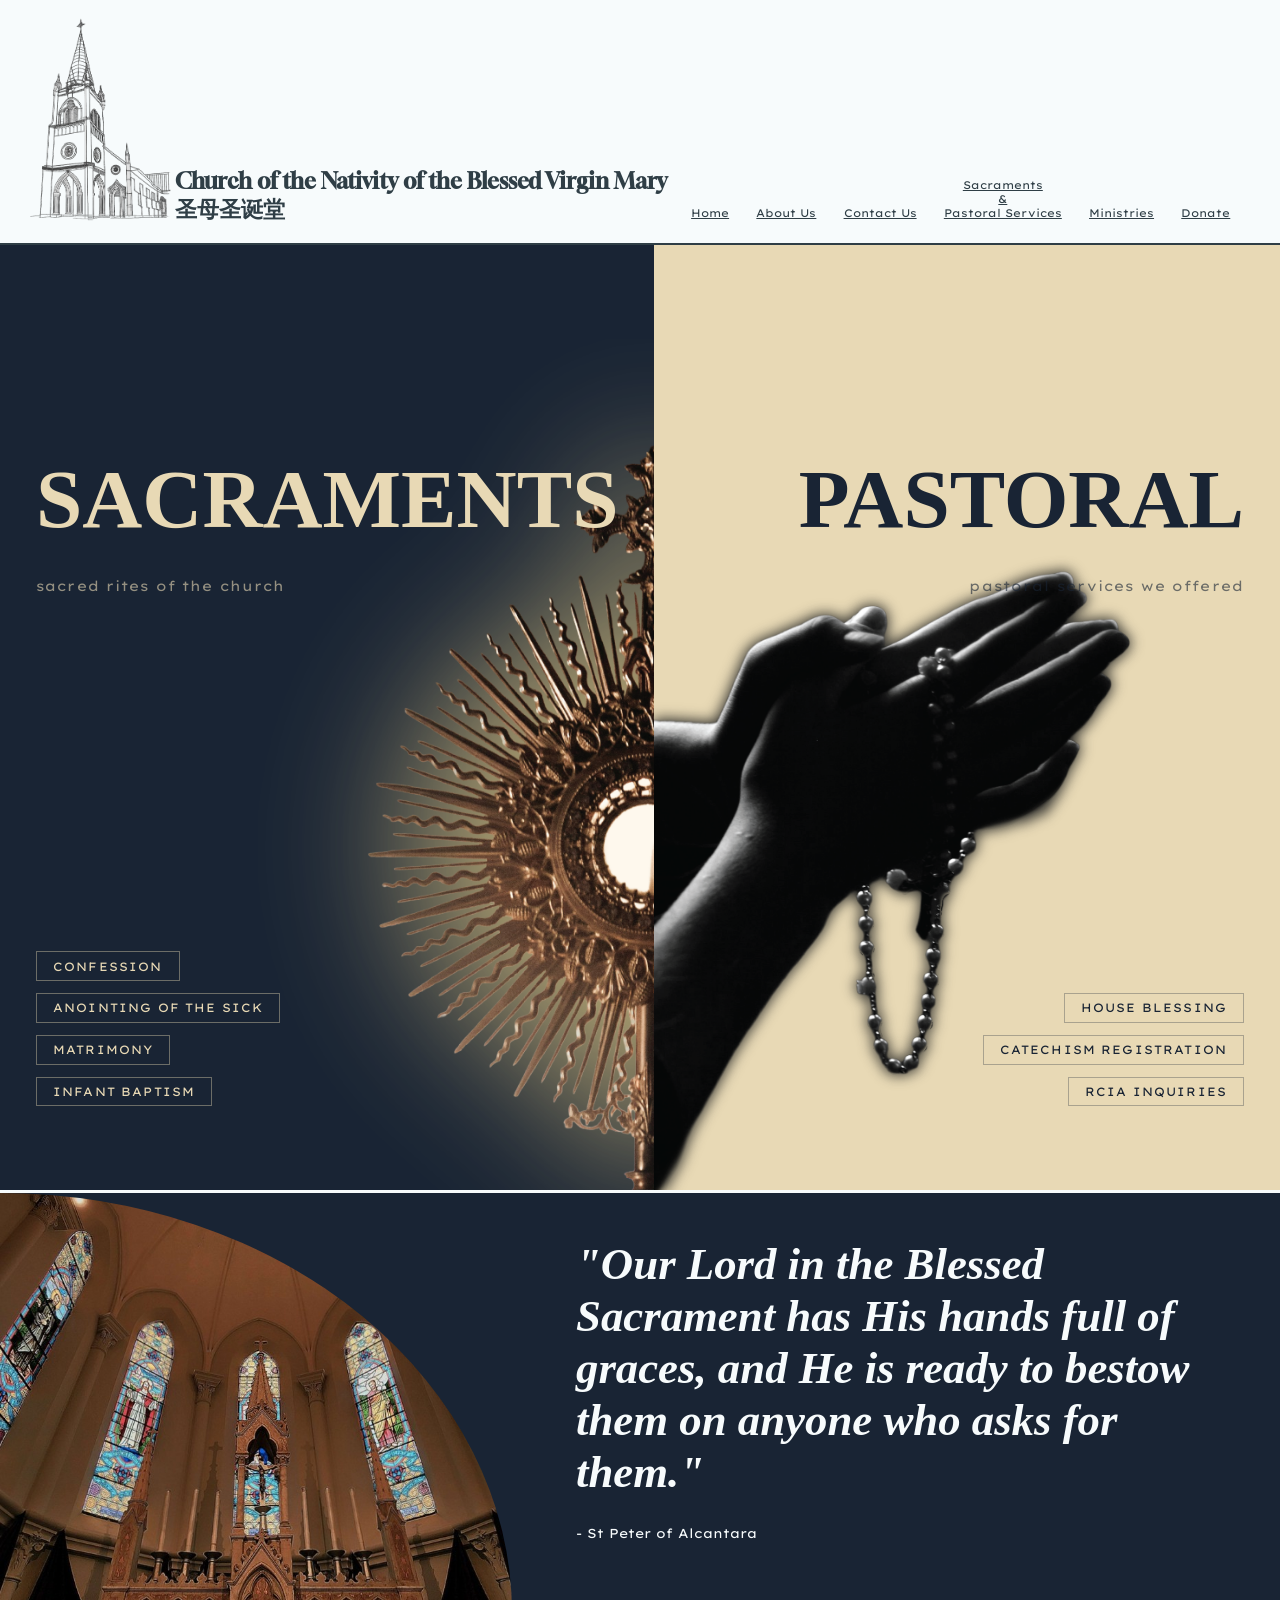
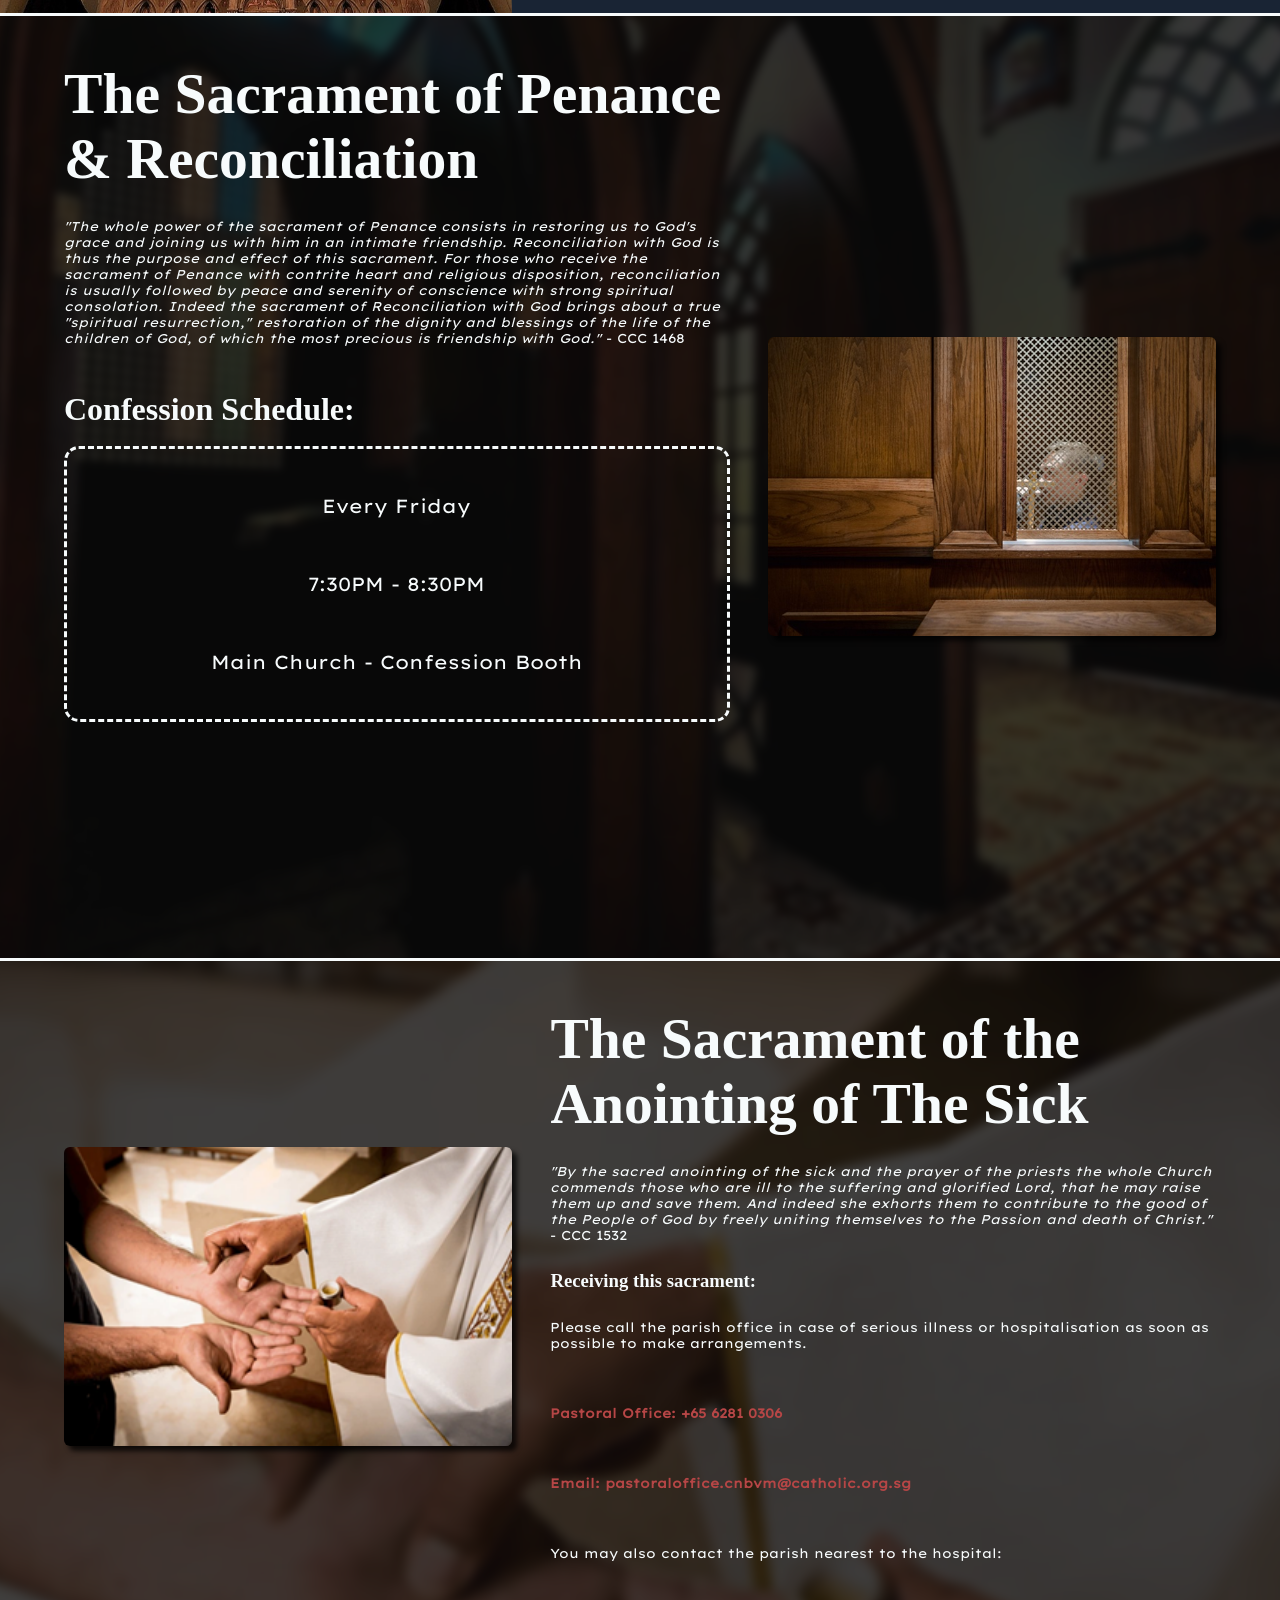
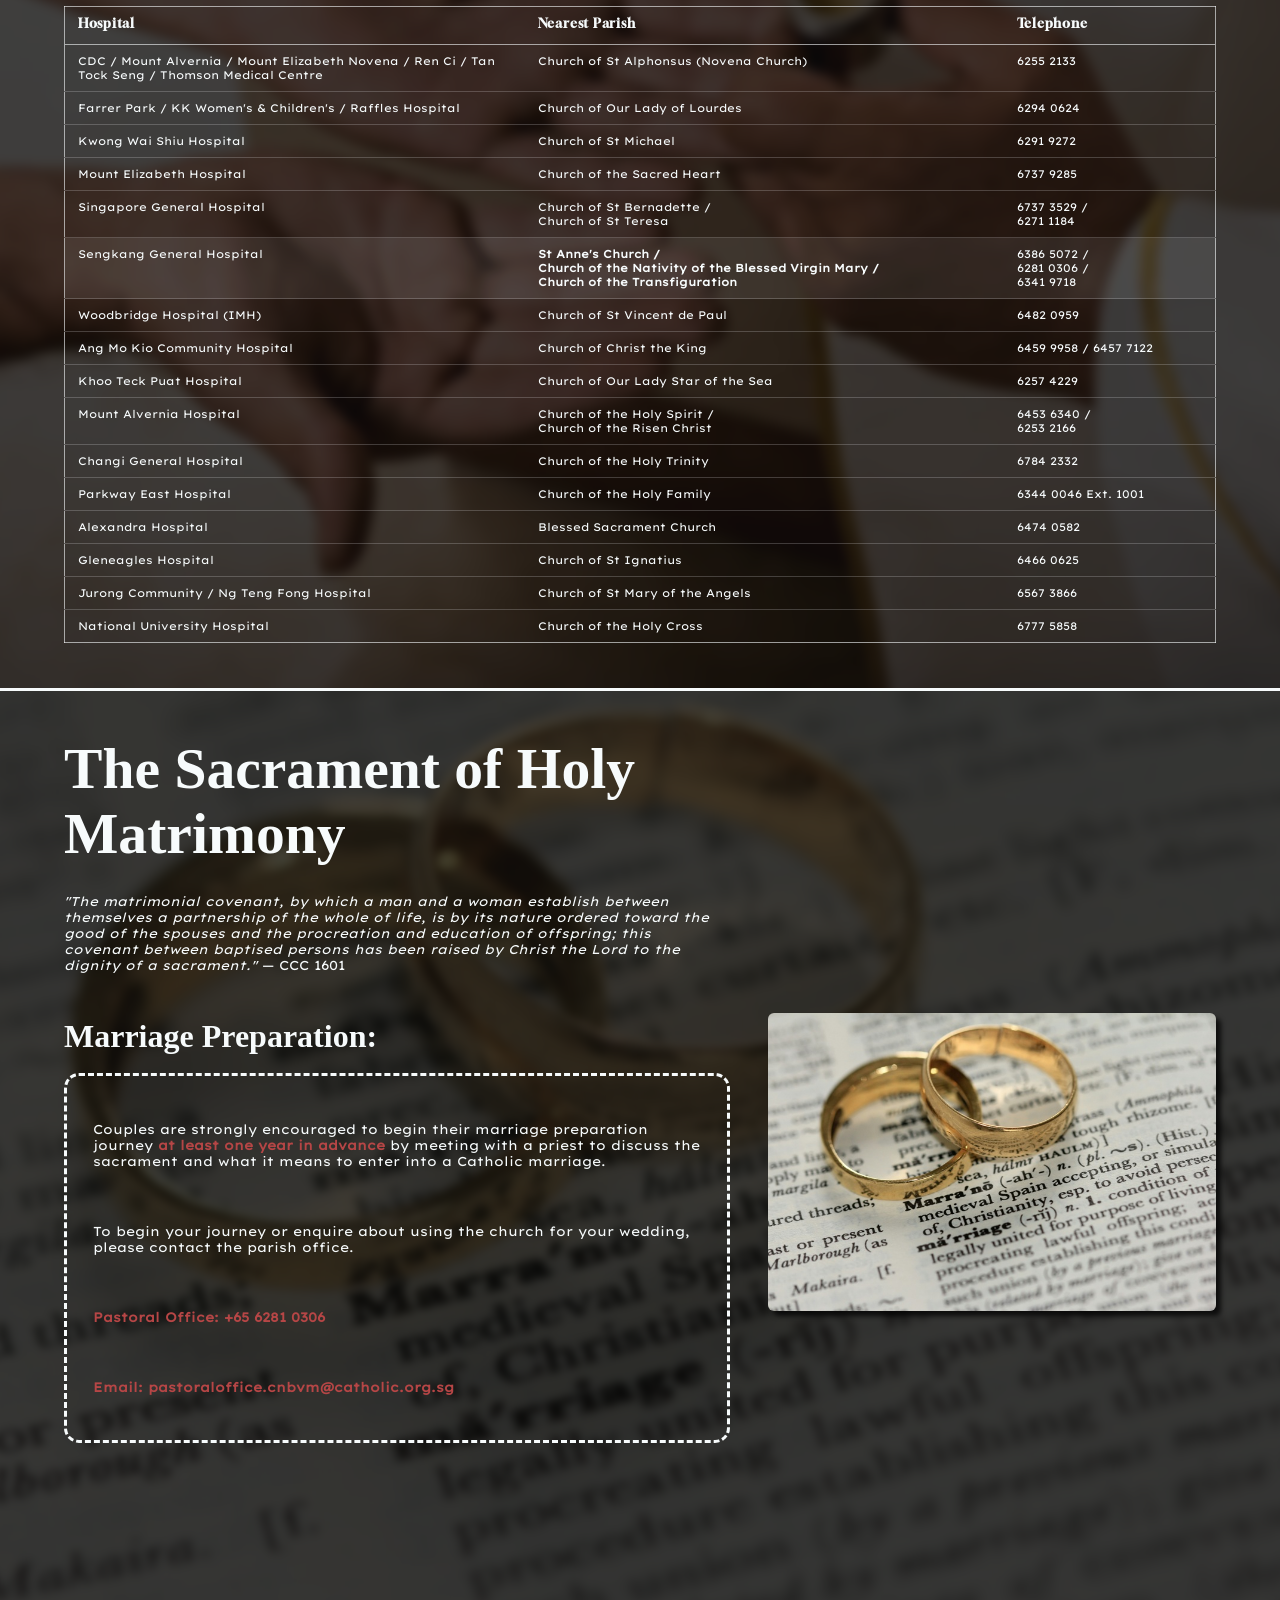
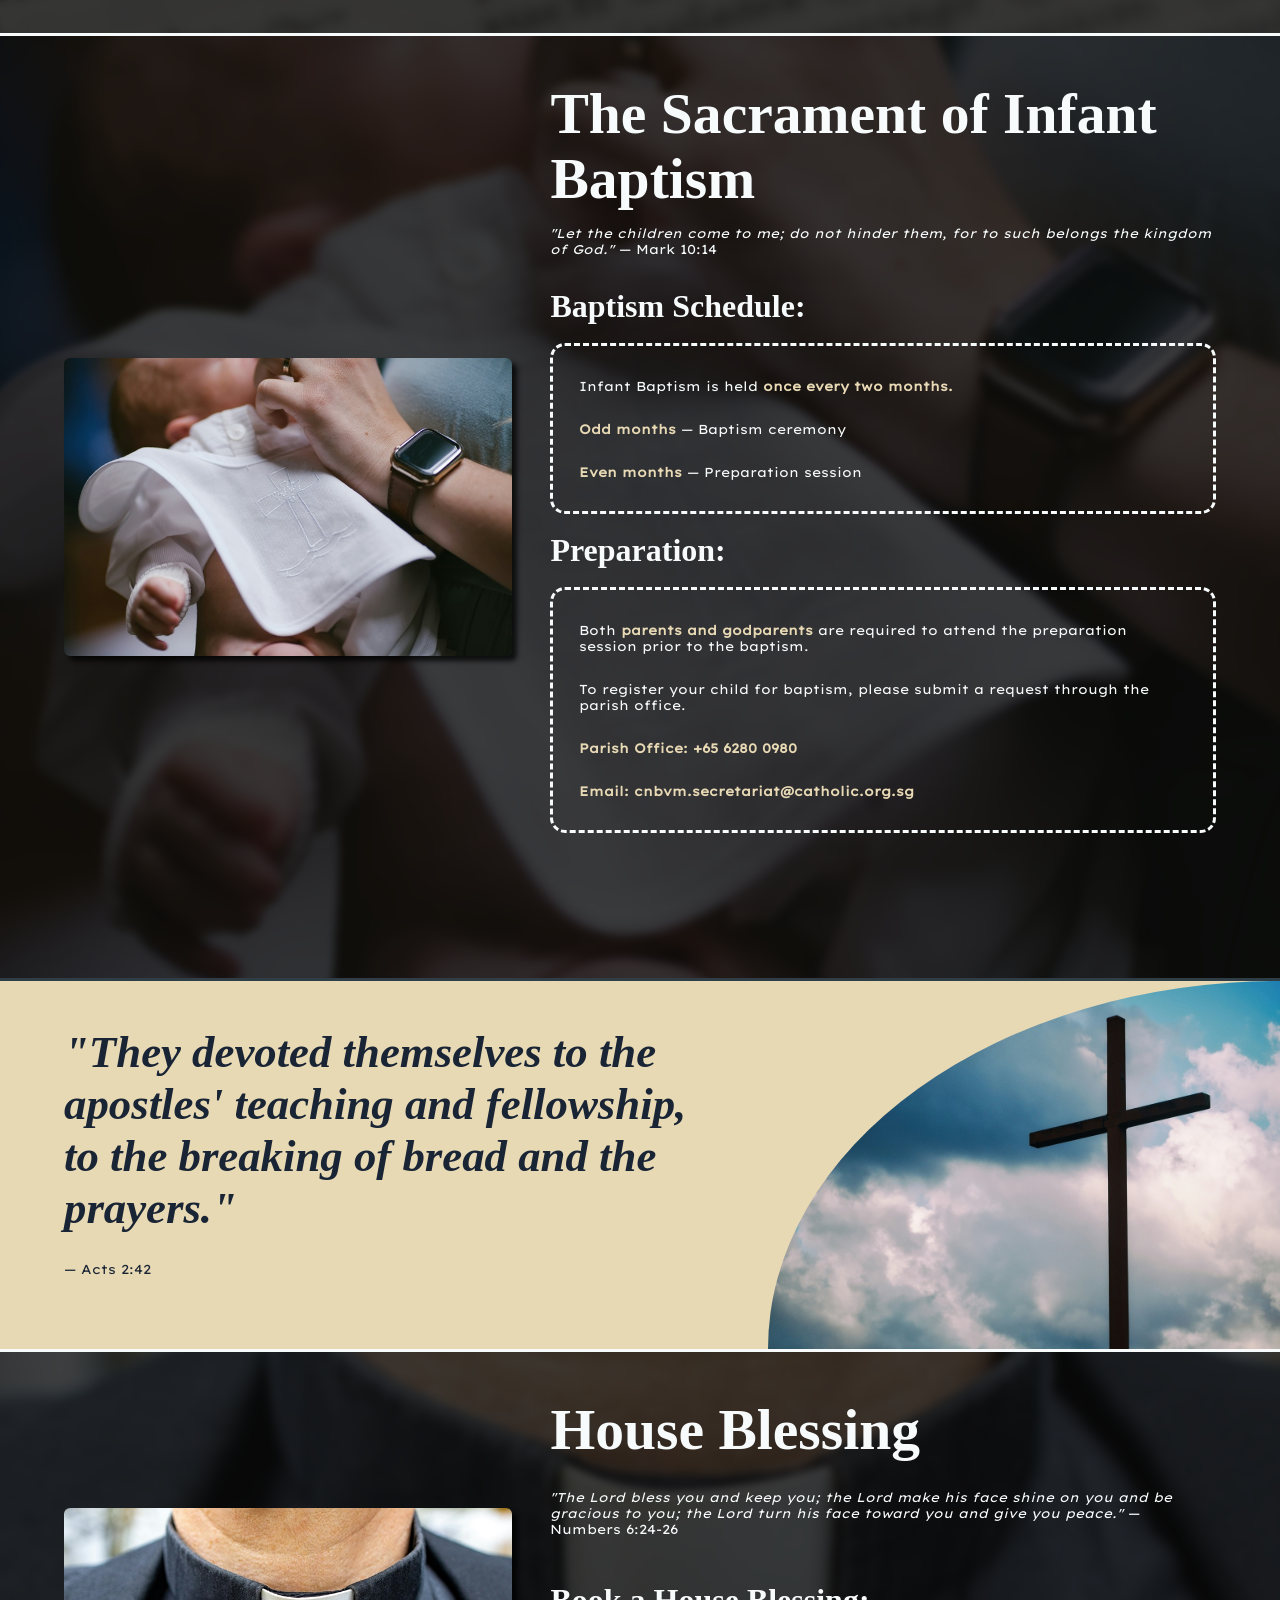
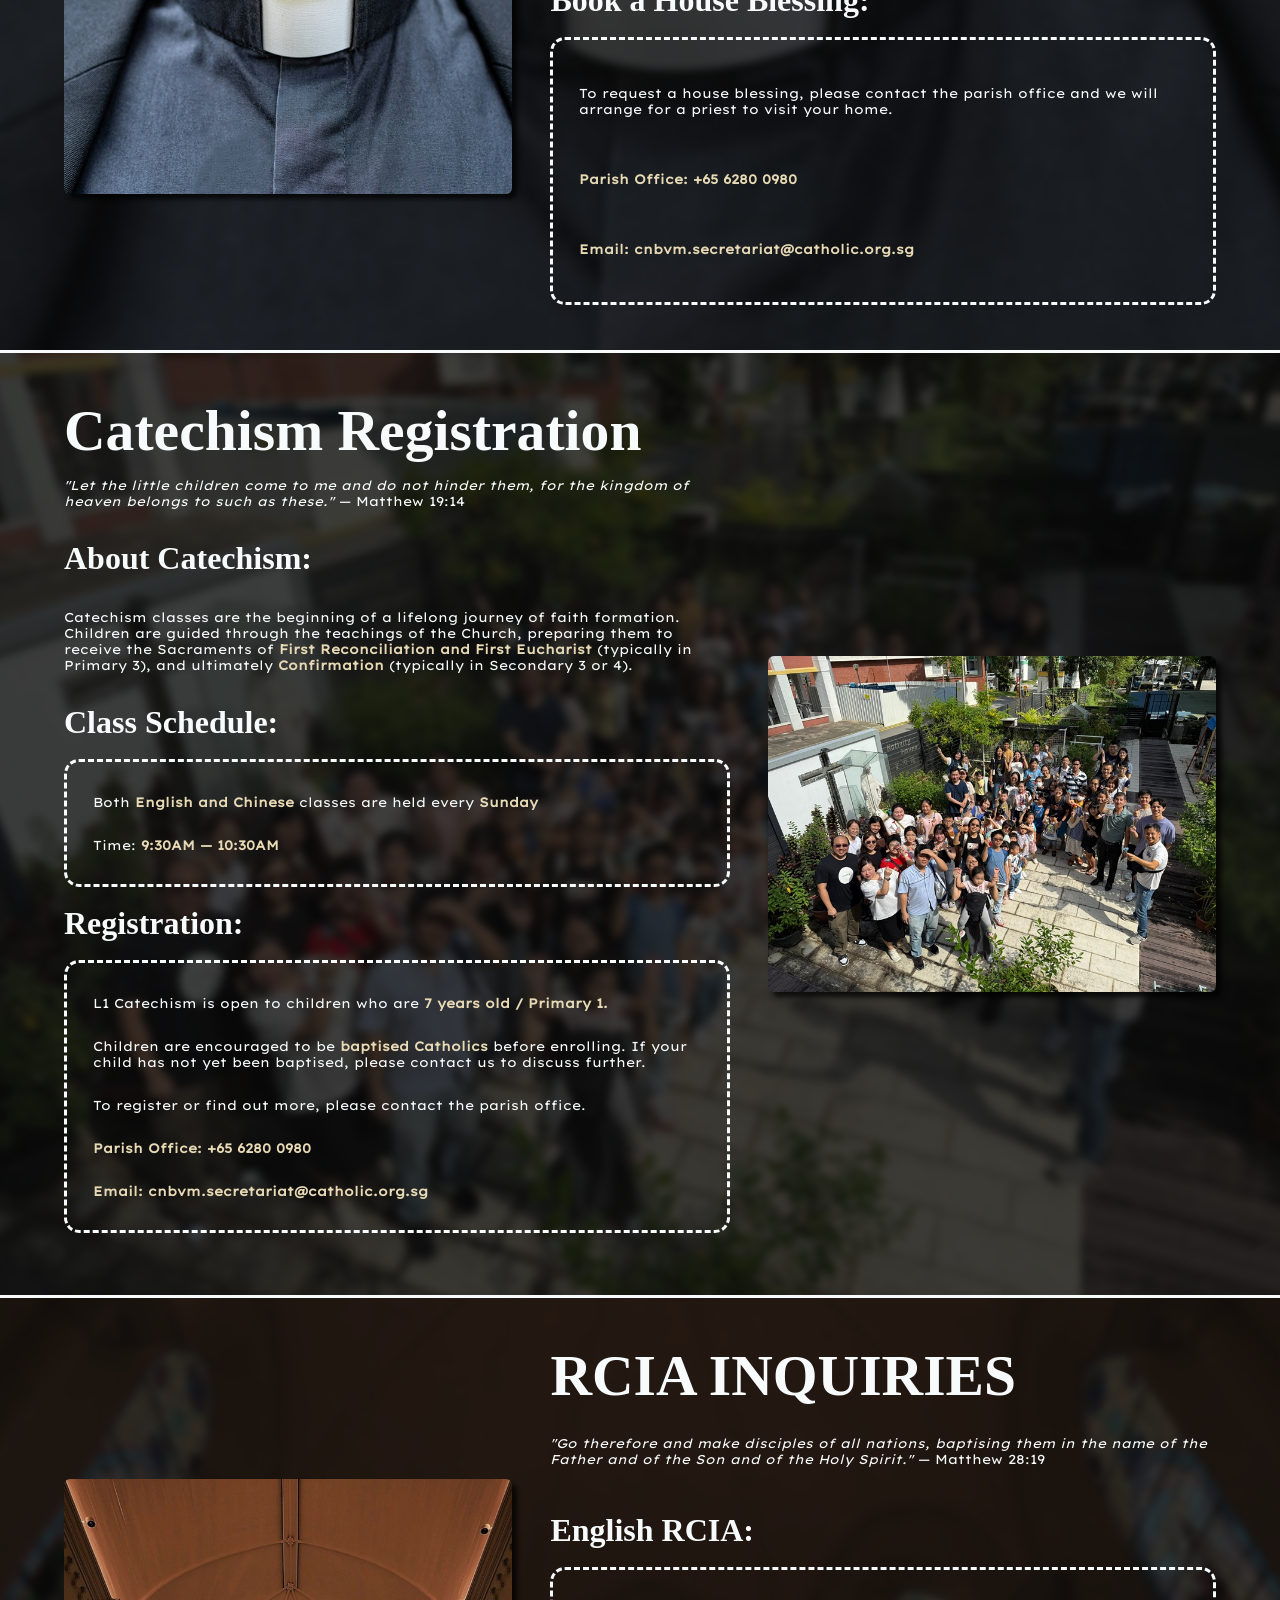
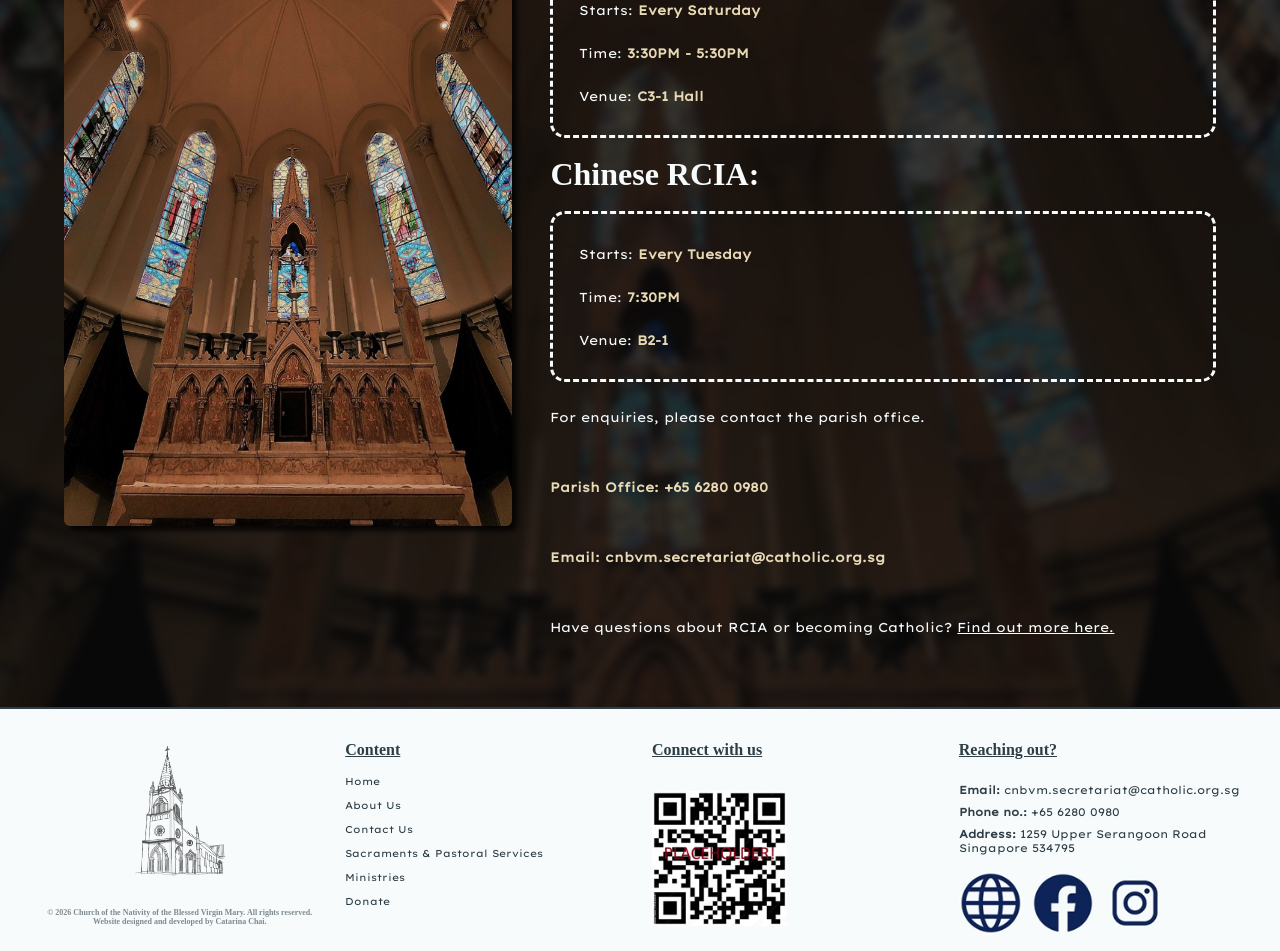
<file: scarament.html>
<!DOCTYPE html>
<html lang="en">

<head>
    <meta charset="UTF-8">
    <meta name="viewport" content="width=device-width, initial-scale=1.0">
    <!-- the website title -->
    <title>Nativity Church</title>

    <!-- changing of website icon -->
    <link rel="icon" type="image/x-icon" href="logo/mother-mary-icon.png">

    <!-- link to external css file under css folder -->
    <link href="css/style.css" type="text/css" rel="stylesheet">

    <!-- link to external js file under js folder -->
    <script src="main.js" defer></script>
    <!-- <link rel="manifest" href="manifest.json"> -->

    <!-- meta description -->
    <meta name="description"
        content="Church of the Nativity of the Blessed Virgin Mary - Information on Church Timing, Clergy, Sacrements, Ministry and more" />
</head>

<body class="sacramentpg">
    <!-- menue bar -->
    <header>
        <div id="menu" class="menuGrid">
            <!-- logo layout -->
            <div>
                <a href="index.html">
                    <img src="logo/nativityChurchLogo.png" alt="logo">
                </a>
            </div>
            <div>
                <a href="index.html">

                    <h1><b>
                            Church of the Nativity of the Blessed Virgin Mary</b>
                    </h1>
                    <h1><b>
                            圣母圣诞堂
                    </b></h1>
                </a>
            </div>
            <!-- navigation -->
            <nav>
                <button class="homeBtn">
                    <a href='index.html'>Home</a>
                </button>
                <button class="aboutBtn">
                    <a href='about.html'>About Us</a>
                </button>
                <button class="clergyBtn">
                    <a href='clergy.html'>Contact Us</a>
                </button>
                <button class="scaramentBtn">
                    <a href='scarament.html'>
                        <span>Sacraments</span>
                        <span>&amp;</span>
                        <span>Pastoral&nbsp;Services</span>
                    </a>
                </button>
                <button class="ministryBtn">
                    <a href='ministry.html'>Ministries</a>
                </button>
                <button class="donateBtn">
                    <a href='donate.html'>Donate</a>
                </button>
            </nav>
    </header>
    
    <!-- content -->
    <main>
        <!-- header -->
        <section class="sacramentNPastroalMenue">
            <div class="sacramentMenue">
                <h1>SACRAMENTS</h1>
                <p>sacred rites of the church</p>
                <div>
                    <div>
                        <a href="#confession">CONFESSION</a>
                        <a href="#sick">ANOINTING OF THE SICK</a>
                        <a href="#wedding">MATRIMONY</a>
                        <a href="#infant">INFANT BAPTISM</a>
                    </div>
                </div>
            </div>

            <!-- pastoral service menue -->
            <div class="pastroalMenue">
                <h1>PASTORAL</h1>
                <p>pastoral services we offered</p>
                <div>
                    <!-- 1st row of directory -->
                    <div>
                        <a href="#house">HOUSE BLESSING</a>
                        <a href="#catechism">CATECHISM REGISTRATION</a>
                        <a href="#rcia">RCIA INQUIRIES</a>
                    </div>
                </div>
            </div>
        </section>

        <!-- sacrament breaker -->
        <section id="sacrament">
            <div>
            </div>
            <div>
                <h3><i>
                        "Our Lord in the Blessed Sacrament has His hands full of graces, and He is ready to bestow them
                        on anyone who asks for them."
                    </i></h3>
                <p>- St Peter of Alcantara</p>
            </div>
        </section>

        <!-- confession -->
        <section id="confession" class="left">
            <div>
                <h2>The Sacrament of Penance & Reconciliation</h2>
                <p><i>
                        "The whole power of the sacrament of Penance consists in restoring us to God's grace and joining
                        us
                        with him in an intimate friendship.
                        Reconciliation with God is thus the purpose and effect of this sacrament. For those who receive
                        the
                        sacrament of Penance with contrite
                        heart and religious disposition, reconciliation is usually followed by peace and serenity of
                        conscience with strong spiritual consolation.
                        Indeed the sacrament of Reconciliation with God brings about a true "spiritual resurrection,"
                        restoration of the dignity and blessings of
                        the life of the children of God, of which the most precious is friendship with God."
                    </i>
                    - CCC 1468
                </p>
                <h3>
                    Confession Schedule:
                </h3>
                <div>
                    <p>Every Friday</p>
                    <p>7:30PM - 8:30PM</p>
                    <p>Main Church - Confession Booth</p>
                </div>
            </div>
            <div>
                <img src="image/confession_img.jpg">
            </div>
        </section>

        <!-- anointing of the sick -->
        <section id="sick" class="right">
            <div>
                <img src="image/annoiting-of-the-sick.jpg">
            </div>
            <div>
                <h2>The Sacrament of the Anointing of The Sick</h2>
                <p><i>
                        "By the sacred anointing of the sick and the prayer of the priests the whole Church commends
                        those who are ill
                        to the suffering and glorified Lord, that he may raise them up and save them. And indeed she
                        exhorts them to
                        contribute to the good of the People of God by freely uniting themselves to the Passion and
                        death of Christ."
                    </i>
                    - CCC 1532
                </p>
                <h3>
                    Receiving this sacrament:
                </h3>
                <div>
                    <p>Please call the parish office in case of serious illness or hospitalisation as soon as possible
                        to make arrangements.</p>
                    <p><b>Pastoral Office: +65 6281 0306</b></p>
                    <p><b>Email: pastoraloffice.cnbvm@catholic.org.sg</b></p>
                    <p>You may also contact the parish nearest to the hospital:</p>
                </div>
            </div>
            <table id="hospitalTable">
                <thead>
                    <tr>
                        <th>Hospital</th>
                        <th>Nearest Parish</th>
                        <th>Telephone</th>
                    </tr>
                </thead>
                <tbody>
                    <tr>
                        <td>CDC / Mount Alvernia / Mount Elizabeth Novena / Ren Ci / Tan Tock Seng / Thomson Medical
                            Centre</td>
                        <td>Church of St Alphonsus (Novena Church)</td>
                        <td>6255 2133</td>
                    </tr>
                    <tr>
                        <td>Farrer Park / KK Women's & Children's / Raffles Hospital</td>
                        <td>Church of Our Lady of Lourdes</td>
                        <td>6294 0624</td>
                    </tr>
                    <tr>
                        <td>Kwong Wai Shiu Hospital</td>
                        <td>Church of St Michael</td>
                        <td>6291 9272</td>
                    </tr>
                    <tr>
                        <td>Mount Elizabeth Hospital</td>
                        <td>Church of the Sacred Heart</td>
                        <td>6737 9285</td>
                    </tr>
                    <tr>
                        <td>Singapore General Hospital</td>
                        <td>
                            <span>Church of St Bernadette /</span>
                            <span>Church of St Teresa</span>
                        </td>
                        <td>
                            <span>6737 3529 /</span>
                            <span>6271 1184</span>
                        </td>
                    </tr>
                    <tr>
                        <td>Sengkang General Hospital</td>
                        <td><span>St Anne's Church /</span>
                            <span>Church of the Nativity of the Blessed Virgin Mary /</span>
                            <span>Church of the Transfiguration </span>
                        </td>
                        <td>
                            <span>6386 5072 /</span>
                            <span>6281 0306 /</span>
                            <span>6341 9718</span>
                        </td>
                    </tr>
                    <tr>
                        <td>Woodbridge Hospital (IMH)</td>
                        <td>Church of St Vincent de Paul</td>
                        <td>6482 0959</td>
                    </tr>
                    <tr>
                        <td>Ang Mo Kio Community Hospital</td>
                        <td>Church of Christ the King</td>
                        <td>6459 9958 / 6457 7122</td>
                    </tr>
                    <tr>
                        <td>Khoo Teck Puat Hospital</td>
                        <td>Church of Our Lady Star of the Sea</td>
                        <td>6257 4229</td>
                    </tr>
                    <tr>
                        <td>Mount Alvernia Hospital</td>
                        <td>
                            <span>Church of the Holy Spirit /</span>
                            <span>Church of the Risen Christ</span>
                        </td>
                        <td><span>6453 6340 /</span>
                            <span>6253 2166</span>
                        </td>
                    </tr>
                    <tr>
                        <td>Changi General Hospital</td>
                        <td>Church of the Holy Trinity</td>
                        <td>6784 2332</td>
                    </tr>
                    <tr>
                        <td>Parkway East Hospital</td>
                        <td>Church of the Holy Family</td>
                        <td>6344 0046 Ext. 1001</td>
                    </tr>
                    <tr>
                        <td>Alexandra Hospital</td>
                        <td>Blessed Sacrament Church</td>
                        <td>6474 0582</td>
                    </tr>
                    <tr>
                        <td>Gleneagles Hospital</td>
                        <td>Church of St Ignatius</td>
                        <td>6466 0625</td>
                    </tr>
                    <tr>
                        <td>Jurong Community / Ng Teng Fong Hospital</td>
                        <td>Church of St Mary of the Angels</td>
                        <td>6567 3866</td>
                    </tr>
                    <tr>
                        <td>National University Hospital</td>
                        <td>Church of the Holy Cross</td>
                        <td>6777 5858</td>
                    </tr>
                </tbody>
            </table>
        </section>

        <!-- MATRIMONY -->
        <section id="wedding" class="left">
            <div>
                <h2>The Sacrament of Holy Matrimony</h2>
                <p><i>
                        "The matrimonial covenant, by which a man and a woman establish between themselves
                        a partnership of the whole of life, is by its nature ordered toward the good of the
                        spouses and the procreation and education of offspring; this covenant between baptised
                        persons has been raised by Christ the Lord to the dignity of a sacrament."
                    </i>
                    — CCC 1601
                </p>
                <h3>Marriage Preparation:</h3>
                <div>
                    <p>
                        Couples are strongly encouraged to begin their marriage preparation journey
                        <b>at least one year in advance</b> by meeting with a priest to discuss
                        the sacrament and what it means to enter into a Catholic marriage.
                    </p>
                    <p>
                        To begin your journey or enquire about using the church for your wedding,
                        please contact the parish office.
                    </p>
                    <p><b>Pastoral Office: +65 6281 0306</b></p>
                    <p><b>Email: pastoraloffice.cnbvm@catholic.org.sg</b></p>
                </div>
            </div>
            <div>
                <img src="image/wedding.jpg" alt="Matrimony">
            </div>
        </section>

        <!-- infant -->
        <section id="infant" class="right">
            <div>
                <img src="image/infant_bap.jpg">
            </div>
            <div>
                <h2>The Sacrament of Infant Baptism</h2>
                <p><i>
                        "Let the children come to me; do not hinder them, for to such belongs the kingdom of God."
                    </i>
                    — Mark 10:14
                </p>
                <h3>Baptism Schedule:</h3>
                <div>
                    <p>Infant Baptism is held <b>once every two months.</b></p>
                    <p><b>Odd months</b> — Baptism ceremony</p>
                    <p><b>Even months</b> — Preparation session</p>
                </div>
                <h3>Preparation:</h3>
                <div>
                    <p>Both <b>parents and godparents</b> are required to attend the
                        preparation session prior to the baptism.</p>
                    <p>To register your child for baptism, please submit a request
                        through the parish office.</p>
                    <p><b>Parish Office: +65 6280 0980</b></p>
                    <p><b>Email: cnbvm.secretariat@catholic.org.sg</b></p>
                </div>
            </div>
        </section>

        <!-- pastoral breaker -->
        <section id="pastroal">
            <div>
                <h3><i>
                        "They devoted themselves to the apostles' teaching
                        and fellowship, to the breaking of bread and the prayers."
                    </i></h3>
                <p>— Acts 2:42</p>
            </div>
            <div>
            </div>
        </section>

        <!-- house blessing -->
        <section id="house" class="right">
            <div>
                <img src="image/church_priest.jpg" alt="House Blessing">
            </div>
            <div>
                <h2>House Blessing</h2>
                <p><i>
                        "The Lord bless you and keep you; the Lord make his face shine on you
                        and be gracious to you; the Lord turn his face toward you
                        and give you peace."
                    </i>
                    — Numbers 6:24-26
                </p>
                <h3>Book a House Blessing:</h3>
                <div>
                    <p>To request a house blessing, please contact the parish office
                        and we will arrange for a priest to visit your home.</p>
                    <p><b>Parish Office: +65 6280 0980</b></p>
                    <p><b>Email: cnbvm.secretariat@catholic.org.sg</b></p>
                </div>
            </div>
        </section>

        <!-- catechism -->
        <section id="catechism" class="left">
            <div>
                <h2>Catechism Registration</h2>
                <p><i>
                        "Let the little children come to me and do not hinder them, for the kingdom of heaven belongs to
                        such as these."
                    </i>
                    — Matthew 19:14
                </p>
                <h3>About Catechism:</h3>
                <p>
                    Catechism classes are the beginning of a lifelong journey of faith formation.
                    Children are guided through the teachings of the Church, preparing them to
                    receive the Sacraments of <b>First Reconciliation and First Eucharist</b>
                    (typically in Primary 3), and ultimately <b>Confirmation</b>
                    (typically in Secondary 3 or 4).
                </p>
                <h3>Class Schedule:</h3>
                <div>
                    <p>Both <b>English and Chinese</b> classes are held every <b>Sunday</b></p>
                    <p>Time: <b>9:30AM — 10:30AM</b></p>
                </div>
                <h3>Registration:</h3>
                <div>
                    <p>L1 Catechism is open to children who are <b>7 years old / Primary 1.</b></p>
                    <p>Children are encouraged to be <b>baptised Catholics</b> before enrolling.
                        If your child has not yet been baptised, please contact us to discuss further.</p>
                    <p>To register or find out more, please contact the parish office.</p>
                    <p><b>Parish Office: +65 6280 0980</b></p>
                    <p><b>Email: cnbvm.secretariat@catholic.org.sg</b></p>
                </div>
            </div>
            <div>
                <img src="image/cat_class.jpeg" alt="Catechism">
            </div>
        </section>

        <!-- rcia -->
        <section id="rcia" class="right">
            <div>
                <img src="image/church_2.jpg" alt="RCIA">
            </div>
            <div>
                <h2>RCIA INQUIRIES</h2>
                <p><i>
                        "Go therefore and make disciples of all nations, baptising them in the name
                        of the Father and of the Son and of the Holy Spirit."
                    </i>
                    — Matthew 28:19
                </p>
                <h3>English RCIA:</h3>
                <div>
                    <p>Starts: <b>Every Saturday</b></p>
                    <p>Time: <b>3:30PM - 5:30PM</b></p>
                    <p>Venue: <b>C3-1 Hall</b></p>
                </div>
                <h3>Chinese RCIA:</h3>
                <div>
                    <p>Starts: <b>Every Tuesday</b></p>
                    <p>Time: <b>7:30PM</b></p>
                    <p>Venue: <b>B2-1</b></p>
                </div>
                <p>For enquiries, please contact the parish office.</p>
                <p><b>Parish Office: +65 6280 0980</b></p>
                <p><b>Email: cnbvm.secretariat@catholic.org.sg</b></p>
                <p>
                    Have questions about RCIA or becoming Catholic?
                    <a href="https://www.catholic.sg/becomingcatholic/#content" target="_blank">
                        Find out more here.
                    </a>
                </p>
            </div>
        </section>
    </main>


    <!-- Footer -->
    <footer>
        <div class="logo">
            <!-- nav for homescreen -->
            <button class="homeButton">
                <img src="logo/nativityChurchLogo.png" alt="logo" title="logo">
            </button>
        </div>

        <!-- nav to other pg of the website -->
        <div>
            <h4><u>Content</u></h4>
            <nav>
                <button class="index"><a href='index.html'>Home</a></button>
                <button class="aboutBtn"><a href='about.html'>About Us</a></button>
                <button class="clergyBtn"><a href='clergy.html'>Contact Us</a></button>
                <button class="scaramentBtn"><a href='scarament.html'>Sacraments & Pastoral Services</a></button>
                <button class="ministryBtn"><a href='ministry.html'>Ministries</a></button>
                <button class="donateBtn"><a href='donate.html'>Donate</a></button>
            </nav>
        </div>

        <!-- for the google form -->
        <div>
            <h4><u>Connect with us</u></h4>
            <img src="image/qrCode.jpg" alt="QR code to access website on mobile" title="qr code">
        </div>

        <div>
            <h4><u>Reaching out?</u></h4>
            <p><b>Email: </b>cnbvm.secretariat@catholic.org.sg</p>
            <p><b>Phone no.: </b>+65 6280 0980</p>
            <p><b>Address: </b>1259 Upper Serangoon Road Singapore 534795</p>
            <div>
                <a href="https://mycatholic.sg/parish/nativityofblessedvirgin" target="_blank" class="web Logo"></a>

                <a href="https://www.facebook.com/ChurchOfTheNativityOfTheBlessedVirginMary/mentions/" target="_blank"
                    class="fb Logo"></a>

                <a href="https://www.instagram.com/nativitychurchsg/" target="_blank" class="ig Logo"></a>

            </div>
        </div>

        <h6>© 2026 Church of the Nativity of the Blessed Virgin Mary. All rights reserved. Website designed and
            developed by Catarina Chai.</h6>
    </footer>
</body>

</html>
</file>
<file: css/style.css>
/*=======================
         fonts
=======================*/
@font-face {
    font-family: Gloock_Font;
    src: url("../font/Gloock-Regular.woff");
}

@font-face {
    font-family: LexendExa_Font;
    src: url("../font/LexendExa-VariableFont_wght.woff");
}

/*============================
        * & elements 
=============================*/
* {
    box-sizing: border-box;
    margin: 0px;
    padding: 0px;
    color: #2F3E46;
}

html {
    scroll-behavior: smooth;
}

html,
body {
    max-width: 100%;
}

body {
    background-color: transparent;
}

button {
    background-color: transparent;
    border: none;
}

img {
    box-shadow: 5px 5px 5px rgba(0, 0, 0, 0.75);
    border-radius: 6px;
}

p,
a,
td {
    font-family: LexendExa_Font;
}

/* ======================
            menus
========================*/
.menuGrid {
    display: grid;
    grid-template-columns: auto auto 1fr;
    max-height: min-content;
    padding: 2vh 2vw;
    background-color: #F7FBFC;
    border-bottom: 2px solid #2F3E46;
}

/* logo */
.menuGrid div:nth-child(1) {
    display: flex;
    align-items: center;
    justify-content: space-evenly;
}

.menuGrid img {
    max-height: 22.5vh;
    width: auto;
    box-shadow: none;
}

/* name */
.menuGrid div:nth-child(2) {
    display: flex;
    flex-direction: column;
    justify-content: flex-end;
}

.menuGrid div:nth-child(2) * {
    text-align: left;
    font-size: clamp(0.85rem, 1.75vw, 1.75rem);
    font-family: Gloock_Font;
}

.menuGrid div:nth-child(2) a {
    text-decoration: none;
}

/* nav bar */
.menuGrid nav {
    display: flex;
    justify-content: space-evenly;
    align-items: flex-end;
    width: 100%;
}

.menuGrid>nav>button {
    display: flex;
    align-items: flex-end;
    justify-content: center;
    padding: 0.5vh 0.25vw;
}

.menuGrid>nav>button>a {
    font-size: clamp(0.6rem, 0.85vw, 0.9rem);
    text-align: center;
}

/* sacrament only */
.menuGrid>nav>button.scaramentBtn>a {
    display: flex;
    flex-direction: column;
    align-items: center;
}

/* ======================
            HOME
========================*/
body.indexpg::before {
    content: "";
    position: fixed;
    inset: 0;
    background-image: url('../image/background_2.jpg');
    background-size: cover;
    background-attachment: fixed;
    background-repeat: no-repeat;
    background-position: center;
    filter: blur(4px);
    transform: scale(1.15);
    z-index: -1;
}

main {
    min-height: 100vh;
    background-color: transparent;
}

/*============================
            FOOTER  
=============================*/
footer {
    border-top: 2px solid #2F3E46;
    background-color: #F7FBFC;
    display: grid;
    grid-template-columns: 1fr 1fr 1fr 1fr;
    grid-template-rows: repeat(2, auto);
    max-width: 100vw;
    padding: 2rem 3vw 1rem 3vw;
    gap: 1.5rem;
}

footer img {
    border: none;
    box-shadow: none;
    border-radius: 0;
}

/* specific grid pos */
footer>.logo {
    grid-column: 1;
    grid-row: 1;
    justify-self: center;
    align-self: center;
}

footer>h6 {
    grid-row: 2;
    grid-column: 1;
    justify-self: center;
    text-align: center;
    font-size: clamp(0.5rem, 0.6vw, 0.75rem);
    opacity: 0.6;
}

footer>div:nth-of-type(2) {
    grid-column: 2;
    grid-row: 1 / span 2;
    text-align: left;
}

footer>div:nth-of-type(3) {
    grid-column: 3;
    grid-row: 1 / span 2;
    text-align: left;
}

footer>div:nth-of-type(4) {
    grid-column: 4;
    grid-row: 1 / span 2;
    text-align: left;
    display: flex;
    flex-direction: column;
    gap: 0.5rem;
}

footer>div:nth-of-type(4)>div {
    display: flex;
    gap: 0.5rem;
    margin-top: 0.5rem;
}

footer>div:nth-of-type(3)>img {
    height: 15vh;
    width: auto;
    margin-top: 1rem;
}

footer img {
    width: clamp(50px, 7.5vw, 100px);
}

footer nav {
    display: flex;
    flex-direction: column;
    gap: 0.75rem;
}

footer button {
    text-align: left;
    font-size: clamp(0.6rem, 0.75vw, 0.85rem);
    border: none;
    color: #2F3E46;
    padding: 0;
    background: none;
}

footer nav button a {
    text-decoration: none;
    color: #2F3E46;
}

footer nav button a:hover {
    opacity: 0.6;
}

footer>div>h4 {
    padding: 0 0 1rem 0;
    font-size: clamp(0.85rem, 1.25vw, 1.25rem);
}

footer>div>p {
    font-size: clamp(0.6rem, 0.85vw, 0.9rem);
}

/* ======================
         ccs tile
========================*/
.Logo {
    width: clamp(40px, 5vw, 75px);
    height: clamp(40px, 5vw, 75px);
    background-image: url('../image/socialSprites.jpg');
    background-repeat: no-repeat;
    background-size: 300% auto;
    display: inline-block;
    text-decoration: none;
    border-radius: 50%;
}

.web {
    background-position: 0 0;
}

.fb {
    background-position: 50% 0;
}

.ig {
    background-position: 100% 0;
}

/* ======================
        home article
========================*/
#home {
    background-color: transparent;
    display: grid;
    grid-template-rows: repeat(3, auto);
    gap: 0%;
}

#home>div:nth-child(1) {
    min-height: 105vh;
    display: grid;
    grid-template-rows: 3fr 1fr 1fr;
    text-align: center;
    place-items: center;
    border-bottom: 2px solid #192434;
}

#home>div:nth-child(1)>h1 {
    text-align: center;
    align-self: self-end;
    font-size: clamp(3rem, 10vw, 10rem);
}

#home>div:nth-child(1)>div {
    display: flex;
    flex-direction: row;
    justify-content: space-evenly;
    max-width: 100vw;
    min-width: 90vw;
}

#home>div:nth-child(1) a {
    font-size: clamp(0.85rem, 2vw, 2rem);
    border: solid 5px #2F3E46;
    border-radius: 3vw;
    min-width: 20vw;
    text-decoration: none;
    background-color: #f8fafc2e;
}

#massSchedule h1,
#holyHour h1,
#confessionSch h1 {
    grid-row: 1;
    grid-column: 1/span 2;
    text-align: center;
    max-height: fit-content;
    font-size: clamp(1.75rem, 4.5vw, 5rem);
    padding: 2vh 2vw;
}

/* ======================
         mass schedule
========================*/
#massSchedule {
    display: grid;
    grid-template-columns: 3fr 3fr;
    grid-template-rows: min-content auto;
    min-height: 150vh;
    background-image: linear-gradient(to top, rgba(0, 0, 0, 0.489), #F7FBFC);
    max-width: 100vw;
    padding: 5vh 0vw;
}

#massSchedule>div:nth-of-type(1) {
    grid-row: 2;
    grid-column: 1;
    display: grid;
    grid-template-columns: repeat(4, 1fr);
    grid-template-rows: repeat(3, auto);
    padding: 2vh 2vw;
    row-gap: 5vh;
    border-right: 6px solid #2F3E46;
}

/* images */
#massSchedule>div:nth-of-type(1)>div:nth-child(1) {
    grid-row: 1/span 2;
    grid-column: 1/span 2;
}

#massSchedule>div:nth-of-type(1)>div:nth-child(2) {
    grid-row: 1 / span 2;
    grid-column: 3 / span 2;
    align-self: center;
}

#massSchedule>div:nth-of-type(1)>div:nth-child(3) {
    grid-row: 2/span 2;
    grid-column: 1/span 4;
    align-self: self-end;
    justify-self: center;
}

#massSchedule>div:nth-of-type(1)>div:nth-child(1)>img {
    max-width: 35vw;
    height: auto;
}

#massSchedule>div:nth-of-type(1)>div:nth-child(2)>img {
    max-height: 50vh;
}

#massSchedule>div:nth-of-type(1)>div:nth-child(3)>img {
    max-width: 40vw;
}

/* details */
#massSchedule>div:nth-of-type(2) {
    grid-row: 2;
    grid-column: 2;
    padding: 0vh 2vw;
    display: flex;
    flex-direction: column;
    justify-content: space-evenly;
}

#massSchedule h3 {
    font-size: clamp(1rem, 2vw, 2.5rem);
    padding-top: 5vh;
}

#massSchedule p {
    font-size: clamp(0.75rem, 1.5vw, 1.75rem);
}

#massSchedule #mass {
    display: grid;
    grid-template-columns: repeat(2, 1fr);
    grid-template-rows: min-content min-content;
    border: 3px solid #2F3E46;
    border-radius: 8px;
    padding: 0.5vh 2vw;
    min-height: 10vh;
    align-content: end;
    margin: 1vh 0vw;
    background-color: #f8fafc78;
}

#massSchedule #mass>p:nth-of-type(1) {
    grid-column: 1;
    grid-row: 2;
    border-right: 3px solid #2F3E46;
}

#massSchedule #mass>p:nth-of-type(2) {
    grid-column: 2;
    grid-row: 2;
    text-align: center;
}

#massSchedule #mass>p:nth-of-type(3) {
    grid-column: 3;
    grid-row: 2;
    text-align: center;
}

#massSchedule #mass>h4 {
    grid-column: 1/span 3;
    grid-row: 1;
    font-size: clamp(1.5rem, 3vw, 4rem);
    align-self: end;
}

#massSchedule #mass>h4>small {
    font-size: clamp(0.75rem, 1.5vw, 2rem);
    color: #2F3E46;
    text-decoration: none;
}

/* ======================
    confession schedule
========================*/
#confessionSch {
    min-height: 50vh;
    background-color: rgba(0, 0, 0, 0.489);
    display: flex;
    justify-content: center;
    padding: 3vh 1vw;
}

#confessionSch>div {
    background-color: #192434d8;
    border-radius: 25px;
    min-height: 75vh;
    padding: 3vh 3vw;
    display: grid;
    grid-template-rows: min-content auto;
    grid-template-columns: 3fr 2fr;
    border: 5px solid #F7FBFC;
}

#confessionSch>div>div:nth-of-type(2) * {
    text-align: center;
    padding: 0vh 2vw;
    color: #F7FBFC;
}

#confessionSch h1>u,
#confessionSch p {
    color: #F7FBFC;
}

#confessionSch img {
    max-width: 35vw;
    width: 100%;
    height: auto;
    display: block;
}

#confessionSch>div>div:nth-of-type(1) {
    grid-column: 1/span 2;
    grid-row: 1;
    align-items: center;
    text-align: center;
}

#confessionSch>div>div:nth-of-type(3) {
    padding: 2vh 0vw;
    align-items: center;
    display: grid;
}

#confessionSch>div>div:nth-of-type(2) {
    padding: 3vh 1vw;
    display: flex;
    flex-direction: column;
}

#confessionSch>div>div:nth-of-type(2)>div {
    border: 3px dashed #F7FBFC;
    padding: 5vh 0vw;
    border-radius: 15px;
}

#confessionSch>div>div:nth-of-type(2)>div>p {
    font-size: clamp(1rem, 2.5vw, 3rem);
}

#confessionSch>div i {
    font-size: clamp(0.6rem, 1.15vw, 1.5rem);
}

#confessionSch>div>div:nth-of-type(2)>p {
    align-self: center;
    margin-top: auto;
    margin-bottom: auto;
}

/* ======================
        holy hour
========================*/
#holyHour {
    background-image: linear-gradient(to bottom, rgba(0, 0, 0, 0.489), #c9480263), url('../image/church_3.png');
    min-height: 100vh;
    background-position: center;
    background-repeat: no-repeat;
    display: flex;
    flex-direction: column;
    justify-content: center;
    align-items: center;
}

#holyHour * {
    color: #F7FBFC;
    text-align: center;
}

#holyHour>h1 {
    font-size: clamp(3rem, 10vw, 12rem);
    padding: 0%;
}

#holyHour>p:nth-of-type(1) {
    font-size: clamp(0.65rem, 1vw, 1.25rem);
}

#holyHour>div {
    padding-top: 15vh;
    display: grid;
    grid-template-columns: repeat(3, 1fr);
    width: 99vw;
}

#holyHour>div img {
    width: clamp(30px, 5vw, 75px);
    box-shadow: none;
}

#holyHour>div>div:nth-of-type(2) {
    border-left: 5px solid #F7FBFC;
    border-right: 5px solid #F7FBFC;
}

#holyHour>div p {
    font-size: clamp(0.75rem, 1.5vw, 1.75rem);
    padding: 3vh;
}

/*============================
            clergy  
=============================*/
#contactMenu>div {
    min-height: 105vh;
    display: grid;
    grid-template-rows: 3fr 1fr 1fr;
    text-align: center;
    place-items: center;
}

#contactMenu::before {
    content: "";
    position: fixed;
    inset: 0;
    background-image: url('../image/background_1.jpg');
    background-size: cover;
    background-attachment: fixed;
    background-repeat: no-repeat;
    background-position: center;
    filter: blur(2px);
    transform: scale(1.15);
    z-index: -1;
}

#contactMenu>div:nth-child(1)>h1 {
    text-align: center;
    align-self: self-end;
    font-size: clamp(3rem, 10vw, 12rem);
}

#contactMenu>div:nth-child(1)>div {
    display: flex;
    flex-direction: row;
    justify-content: space-evenly;
    max-width: 100vw;
    min-width: 90vw;
}

#contactMenu>div:nth-child(1) a {
    font-size: clamp(0.85rem, 2vw, 2.5rem);
    border: solid 5px #2F3E46;
    border-radius: 3vw;
    min-width: 20vw;
    text-decoration: none;
    background-color: #f8fafc2e;
}

#officeDirectory {
    background-color: #192434c0;
    color: #F7FBFC;
    padding: 5vh 5vw;
    border-top: 3px solid #F7FBFC;
}

#officeDirectory h1 {
    font-size: clamp(2rem, 5vw, 6rem);
    padding-bottom: 4vh;
    border-bottom: 5px solid #F7FBFC;
    margin-bottom: 4vh;
}

.directoryList {
    display: grid;
    grid-template-columns: 1fr 1fr;
    grid-template-rows: auto auto;
    column-gap: 3vw;
    row-gap: 3vh;
}

.directoryItem {
    border: 3px solid #F7FBFC;
    padding: 2vw;
}

#officeHours {
    grid-row: 1/span 2;
    grid-column: 2;
}

.directoryItem h3 {
    font-size: clamp(0.9rem, 1.75vw, 2.25rem);
    padding-bottom: 1.5vh;
}

.directoryItem p {
    font-size: clamp(0.65rem, 1.1vw, 1.4rem);
    padding-top: 0.75vh;
}

.officeHoursTable {
    width: 100%;
    border-collapse: collapse;
    font-size: clamp(0.65rem, 1.1vw, 1.4rem);
}

.officeHoursTable td {
    padding: 1vh 0.5vw;
    border-bottom: 1px solid #f7fbfc55;
    text-align: left;
}

.officeHoursTable tr:last-child td {
    border-bottom: none;
}

.officeHoursTable td:first-child {
    font-weight: bold;
    width: 30%;
}

#mainParish {
    background-color: #192434;
    display: grid;
    grid-template-columns: 1fr 1fr;
    min-height: 105vh;
    padding: 5vh 2vw;
    column-gap: 3vw;
    background-image: url('../image/placeholder.jpg');
    background-position: 10% center;
    background-repeat: no-repeat;
    background-size: 40vw auto;
    border-top: 3px solid #F7FBFC;
}

#mainParish *,
#priest *,
#officeDirectory * {
    color: #F7FBFC;
}

#mainParish>div:nth-of-type(1) {
    grid-column: 2;
    display: flex;
    flex-direction: column;
}

#mainParish h1 {
    font-size: clamp(3rem, 10vw, 12rem);
    border-bottom: 5px solid #F7FBFC;
}

#mainParish h2 {
    padding-top: 10vh;
    padding-bottom: 2.5vh;
    font-size: clamp(1.25rem, 3vw, 4rem);
}

#mainParish p {
    padding-top: 0.5vh;
    font-size: clamp(0.7rem, 1.25vw, 1.5rem);
}


#mainPriestPhoto {
    display: none;
    align-items: center;
    justify-content: center;
    padding: 3vh 2vw;
}

#mainPriestPhoto img {
    max-width: 35vw;
    height: auto;
    box-shadow: 5px 5px 5px rgba(0, 0, 0, 0.75);
    border-radius: 6px;
}

#otherParishPriests {
    background-color: #192434;
    min-width: 95vw;
    display: flex;
    justify-content: space-evenly;
    padding: 3vw 5vh;
    background-image: url('../image/slanted-background.png');
    background-position: center -10%;
    background-repeat: no-repeat;
    background-size: 100%;
}

#priest {
    min-height: 75vh;
    display: flex;
    flex-direction: column;
    row-gap: 1vh;
}

#priest img {
    box-shadow: none;
    max-width: 25vw;
}

#priest>p,
#priest>h3 {
    text-align: left;
}

#priest>h3 {
    font-size: clamp(1rem, 2vw, 2.5rem);
}

#priest>div>p {
    border: 3px solid #F7FBFC;
    min-height: 5vh;
    padding: 1vh 1vw;
}

#priest>div {
    display: flex;
    flex-direction: column;
    row-gap: 0.5vh;
}

#horizontalGallery {
    background-color: #192434;
    color: #F7FBFC;
    border-top: 3px solid #F7FBFC;
}

.scrollable-Horizontal {
    width: 100%;
    overflow: hidden;
}

.timeline_H {
    display: flex;
    width: max-content;
}

.scrollable-Horizontal img {
    height: 30vh;
    display: block;
    flex-shrink: 0;
}

/*============================
            sacrament  
=============================*/
.sacramentNPastroalMenue {
    display: grid;
    grid-template-columns: 1fr 1fr;
}

.sacramentMenue {
    grid-column: 1;
    display: grid;
    grid-template-rows: 2fr 1fr 3fr;
    min-height: 105vh;
    background-image: url('../image/left.png');
    background-color: #192434;
    background-size: auto 90%;
    background-repeat: no-repeat;
    background-position: right bottom;
    padding: 4vw 4vh;
}

.pastroalMenue {
    grid-column: 2;
    display: grid;
    grid-template-rows: 2fr 1fr 3fr;
    min-height: 105vh;
    padding: 4vw 4vh;
    background-image: url('../image/right.png');
    background-color: #e8d9b5;
    background-size: auto 73%;
    background-repeat: no-repeat;
    background-position: left bottom;
}

/* text alignment per side */
.sacramentMenue * {
    text-align: left;
}

.pastroalMenue * {
    text-align: right;
}

/* headings */
.sacramentMenue h1,
.pastroalMenue h1 {
    font-size: clamp(2.5rem, 6.5vw, 7rem);
    line-height: 1;
    padding: 3vh 0vw;
    margin-bottom: 0.5rem;
    align-self: flex-end;
}

.sacramentMenue h1 {
    color: #e8d9b5;
}

.pastroalMenue h1 {
    color: #192434;
}

/* subtitle */
.sacramentMenue p,
.pastroalMenue p {
    font-size: clamp(0.65rem, 1.1vw, 1rem);
    letter-spacing: 0.08em;
    margin-bottom: 3rem;
    opacity: 0.6;
}

.sacramentMenue p {
    color: #e8d9b5;
}

.pastroalMenue p {
    color: #192434;
}

/* link container */
.sacramentMenue>div,
.pastroalMenue>div {
    display: flex;
    flex-direction: column;
    gap: 0.5rem;
    margin-top: auto;
    padding-bottom: 2rem;
}

.sacramentMenue>div>div,
.pastroalMenue>div>div {
    display: flex;
    flex-direction: column;
    gap: 0.75rem;
    background: none;
    flex-wrap: wrap;
}

.pastroalMenue>div>div {
    align-items: flex-end;
}

/* links */
.sacramentMenue a,
.pastroalMenue a {
    font-size: clamp(0.6rem, 0.9vw, 0.85rem);
    letter-spacing: 0.1em;
    text-decoration: none;
    opacity: 1;
    width: fit-content;
    padding: 0.4rem 1rem;
    border: 1px solid;
    transition: opacity 0.2s, background 0.2s;
}

.sacramentMenue a {
    color: #e8d9b5;
    border-color: rgba(232, 217, 181, 0.4);
}

.pastroalMenue a {
    color: #192434;
    border-color: rgba(25, 36, 52, 0.3);
}

.sacramentMenue a:hover {
    background: rgba(232, 217, 181, 0.1);
    border-color: #e8d9b5;
}

.pastroalMenue a:hover {
    background: rgba(25, 36, 52, 0.08);
    border-color: #192434;
}

#sacrament,
#pastroal {
    height: fit-content;
    display: grid;
    grid-template-rows: 1fr;
    padding: 0vh 0vw;
    border-top: solid 3px #F7FBFC;
}

#sacrament {
    background-color: #192434;
    grid-template-columns: 2fr 3fr;
}

#pastroal {
    background-color: #e8d9b5;
    grid-template-columns: 3fr 2fr;
    border-top: solid 3px #2F3E46;
}

#sacrament>div:nth-of-type(1) {
    background-image: url("../image/church_2.jpg");
    border-top-right-radius: 100%;
    background-size: cover;
    background-repeat: no-repeat;
    background-position: center;
}

#sacrament>div:nth-of-type(2) {
    background-color: #192434;
    padding: 5vh 5vw;
}

#pastroal>div:nth-of-type(2) {
    background-image: url("../image/church_donation_bg.jpg");
    border-top-left-radius: 100%;
    background-size: cover;
    background-repeat: no-repeat;
    background-position: center;
}

#pastroal>div:nth-of-type(1) {
    background-color: #e8d9b5;
    padding: 5vh 5vw;
}

#sacrament * {
    color: #F7FBFC;
}

#pastroal * {
    color: #192434;
}

#sacrament h3,
#pastroal h3 {
    font-size: clamp(1.5rem, 3.5vw, 4.5rem);
}

.sacramentpg main>section:not(.sacramentNPastroalMenue, #sacrament, #pastroal, #house) {
    min-height: 105vh;
    background-color: #F7FBFC;
    padding: 5vh 5vw;
    border-top: 3px solid #192434;
}

#house {
    height: max-content;
    background-color: #F7FBFC;
    padding: 5vh 5vw;
    border-top: 3px solid #192434;
}

.sacramentpg main>section:not(.sacramentNPastroalMenue) h2 {
    font-size: clamp(2rem, 4.5vw, 5.5rem);
}

.sacramentpg main>section:not(.sacramentNPastroalMenue) p {
    font-size: clamp(0.65rem, 1vw, 1.5rem);
    padding: 3vh 0vw;
}

/* content on the left/right */
.left {
    display: grid;
    grid-template-columns: 3fr 2fr;
    column-gap: 3vw;
}

.right {
    display: grid;
    grid-template-columns: 2fr 3fr;
    column-gap: 3vw;
}

/* shared dark section styles */
#confession,
#sick,
#wedding,
#infant,
#rcia,
#house,
#catechism {
    position: relative;
    overflow: hidden;
    background-color: transparent !important;
    border-top: 3px solid #F7FBFC !important;
}

#confession *,
#sick *,
#wedding *,
#infant *,
#rcia *,
#house *,
#catechism * {
    color: #F7FBFC;
}

#sick b,
#wedding b {
    color: #b64646;
}

#infant b,
#rcia b,
#catechism b,
#house b {
    color: #e8d9b5;
}

#infant p,
#rcia div>div>p,
#catechism p {
    padding: 1.5vh 0vw;
}

/* shared ::before blurred backgrounds */
#confession::before,
#sick::before,
#wedding::before,
#infant::before,
#rcia::before,
#house::before,
#catechism::before {
    content: "";
    position: absolute;
    inset: 0;
    background-size: cover;
    background-repeat: no-repeat;
    background-position: center;
    filter: blur(4px);
    transform: scale(1.05);
    z-index: 0;
}

#confession::before {
    background-image: linear-gradient(#0a0a0ac7, #0a0a0ac7), url('../image/confession_1.jpg');
}

#sick::before {
    background-image: linear-gradient(#0a0a0ac7, #0a0a0ac7), url('../image/annoiting-of-the-sick.jpg');
}

#wedding::before {
    background-image: linear-gradient(#0a0a0ac7, #0a0a0ac7), url('../image/wedding.jpg');
}

#infant::before {
    background-image: linear-gradient(#0a0a0ac7, #0a0a0ac7), url('../image/infant_bap.jpg');
}

#rcia::before {
    background-image: linear-gradient(#0a0a0ac7, #0a0a0ac7), url('../image/church_2.jpg');
}

#house::before {
    background-image: linear-gradient(#0a0a0ac7, #0a0a0ac7), url('../image/church_priest.jpg');
}

#catechism::before {
    background-image: linear-gradient(#0a0a0ac7, #0a0a0ac7), url('../image/cat_class.jpeg');
}

/* push content above blurred bg */
#confession>*,
#sick>*,
#wedding>*,
#infant>*,
#rcia>*,
#house>*,
#catechism>* {
    position: relative;
    z-index: 1;
}

/* shared image container */
#confession div:nth-of-type(2),
#sick>div:nth-of-type(1),
#wedding>div:nth-of-type(2),
#infant>div:nth-of-type(1),
#rcia>div:nth-of-type(1),
#house>div:nth-of-type(1),
#catechism>div:nth-of-type(2) {
    display: grid;
    place-items: center;
    padding: 0.5vh 0vw;
}

#confession img,
#sick img,
#wedding img,
#infant img,
#rcia img,
#house img,
#catechism img {
    width: 35vw;
    height: auto;
}

/* shared schedule box */
#confession>div>div,
#wedding>div>div,
#infant>div>div,
#rcia>div>div,
#house>div>div,
#catechism>div>div {
    border: 3px dashed #F7FBFC;
    padding: 2vh 2vw;
    border-radius: 15px;
}

/* shared h3 heading inside dark sections */
#confession h3,
#wedding h3,
#infant h3,
#rcia h3,
#house h3,
#catechism h3 {
    font-size: clamp(1rem, 2.5vw, 3.5rem);
    padding: 2vh 0vw;
}

#confession>div>div>p {
    font-size: clamp(0.75rem, 1.5vw, 2.5rem);
    text-align: center;
}

/* ANOINTING OF THE SICK — table spans full width */
#sick table {
    grid-row: 2;
    grid-column: 1 / span 2;
}

#hospitalTable {
    width: 100%;
    border-collapse: collapse;
    border: 1px solid rgba(247, 251, 252, 0.6);
    margin-top: 2vh;
    font-size: clamp(0.55rem, 0.85vw, 0.9rem);
}

#hospitalTable th,
#hospitalTable td {
    padding: 1vh 1vw;
    text-align: left;
    border-bottom: 1px solid rgba(247, 251, 252, 0.2);
    color: #F7FBFC;
    vertical-align: top;
}

#hospitalTable th {
    font-family: Gloock_Font;
    letter-spacing: 0.06em;
    border-bottom: 1px solid rgba(247, 251, 252, 0.6);
    padding-bottom: 1.5vh;
    font-size: clamp(0.65rem, 1vw, 1.25rem);
}

#hospitalTable tr:last-child td {
    border-bottom: none;
}

/* highlight nativity's own row */
#hospitalTable tr:nth-child(6) {
    background: rgba(247, 251, 252, 0.08);
}

#hospitalTable tr:nth-child(6) td:nth-child(2) {
    font-weight: 600;
}

#hospitalTable td span {
    display: block;
}

#hospitalTable th:first-child,
#hospitalTable td:first-child {
    width: 40%;
}

/*============================
        donation page  
=============================*/
.donatepg {
    background-image: linear-gradient(to bottom, rgba(255, 255, 255, 0.238), #c9480263), url('../image/church_donation_bg.jpg');
    background-size: cover;
    background-attachment: fixed;
    background-repeat: no-repeat;
    background-position: center;
}

#donationTop {
    display: grid;
    min-height: 75vh;
    grid-template-rows: 3fr 1fr;
    grid-template-columns: repeat(2, 1fr);
    padding: 3vh 3vw;
    background: linear-gradient(to bottom, rgba(255, 255, 255, 0.238), #c9480263);
}

#donationTop>h1 {
    font-size: clamp(2rem, 9vw, 12.5rem);
    color: #192434;
    align-self: end;
    justify-self: end;
}

#donationTop>p {
    grid-column: 1;
    grid-row: 2;
}

#donationInfo {
    padding: 5vh 5vw;
    display: grid;
    min-height: fit-content;
    background: linear-gradient(to bottom, #c9480263, #fff4d6);
}

#donationInfo>div {
    display: flex;
    flex-direction: column;
    background-color: #f7fbfc8e;
    border: 3px solid #192434;
    padding: 5vh 5vw;
    text-align: center;
    border-radius: 36px;
}

#donationInfo>div>div {
    display: grid;
    grid-template-columns: repeat(2, 1fr);
}

#cash>img,
#paynow>img {
    box-shadow: none;
}

#cash {
    border-right: 3px solid #192434;
}

#cash,
#paynow {
    padding: 3vh 2vw;
}

#donationInfo h1 {
    font-size: clamp(2rem, 5vw, 5.5rem);
    padding: 0vh 0vw 3vh 0vw;
}

#donationInfo h3 {
    font-size: clamp(1.25rem, 2.5vw, 3.5rem);
    padding: 1vh 0vw;
}

#donationInfo p {
    padding: 1vh 0vw;
}

#paynow div>p {
    font-size: clamp(0.5rem, 0.75vw, 1.5rem);
    padding: 1.5vh 0vw;
}

#paynow div>p:nth-of-type(1) {
    border: 3px solid #b64646;
}

/*============================
        ministry overview
=============================*/
#ministryHero {
    min-height: fit-content;
    background-color: #192434;
    display: flex;
    flex-direction: column;
    justify-content: flex-end;
    padding: 3vh 5vw;
}

#ministryHero * {
    text-align: center;
}

#ministryHero h1 {
    font-size: clamp(2.5rem, 7.5vw, 9rem);
    color: #e8d9b5;
    line-height: 1;
    border-bottom: 1px solid #e8d9b5;
}

#ministryHero p {
    font-size: clamp(0.65rem, 0.75vw, 1rem);
    color: #e8d9b5;
    opacity: 0.6;
    letter-spacing: 0.08em;
    padding: 1vh 0;
}

/* 2x2 grid of category cards */
#ministryGrid {
    display: grid;
    grid-template-columns: 1fr 1fr;
    grid-template-rows: 1fr 1fr;
    min-height: 80vh;
}

.ministry-card {
    position: relative;
    display: flex;
    flex-direction: column;
    justify-content: flex-end;
    text-decoration: none;
    overflow: hidden;
    border: 1px solid #192434;
    min-height: 40vh;
}

.ministry-card-img {
    position: absolute;
    inset: 0;
    background-size: cover;
    background-position: center;
    transition: transform 0.4s ease;
    filter: brightness(0.45);
}

.ministry-card:hover .ministry-card-img {
    transform: scale(1.04);
    filter: brightness(0.55);
}

.ministry-card-body {
    position: relative;
    z-index: 1;
    padding: 2rem;
}

.ministry-card-body h2 {
    font-size: clamp(1.1rem, 2.5vw, 2.5rem);
    color: #e8d9b5;
    line-height: 1.1;
}

.ministry-card-body p {
    font-size: clamp(0.6rem, 0.9vw, 0.9rem);
    color: rgba(232, 217, 181, 0.65);
    letter-spacing: 0.06em;
    padding: 0.5rem 0 0 0;
    margin: 0;
}

/*============================
      Ministry Sub-pages
=============================*/
.ministrySubHero {
    min-height: 50vh;
    display: flex;
    flex-direction: column;
    justify-content: flex-end;
    padding: 4vh 5vw;
    background-size: cover;
    background-position: center;
    position: relative;
}

.ministrySubHero *:not(a) {
    text-align: center;
}

.ministrySubHero h1 {
    font-size: clamp(2.5rem, 6vw, 7rem);
    color: #F7FBFC;
    line-height: 1;
}

.ministrySubHero p {
    font-size: clamp(0.65rem, 1.1vw, 1rem);
    color: rgba(247, 251, 252, 0.6);
    letter-spacing: .08em;
    padding-top: .5vh;
}

.ministryBack {
    font-family: LexendExa_Font;
    font-size: clamp(.65rem, .85vw, .9rem);
    color: rgba(247, 251, 252, .7);
    text-decoration: none;
    letter-spacing: .08em;
    margin-bottom: auto;
    padding-top: 2vh;
    transition: .2s;
}

.ministryBack:hover {
    color: #F7FBFC;
}

.ministrySubContent {
    background: #192434;
    padding: 3vh 1vw;
}

.ministrySubContent h3 {
    color: #F1ECDB;
    padding: 0vh 3vw;
    font-size: clamp(1.25rem, 2.85vw, 3.9rem);
}

.ministryContact {
    display: flex;
    flex-direction: column;
    align-items: center;
    gap: 1.5rem;
    text-align: center;
    padding: 4vh 5vw;
    background: #192434;
    border-top: 3px solid #F7FBFC;
}

.ministryContact p {
    max-width: 50ch;
    color: #e8d9b5;
    font-size: clamp(.75rem, 1vw, 1rem);
    opacity: .8;
}

.ministryContactBtn {
    font-family: LexendExa_Font;
    font-size: clamp(.65rem, .9vw, .85rem);
    letter-spacing: .1em;
    text-decoration: none;
    color: #192434;
    background: #e8d9b5;
    border: 1px solid #e8d9b5;
    padding: .75rem 2rem;
    transition: .2s;
}

.ministryContactBtn:hover {
    background: transparent;
    color: #e8d9b5;
}

/*============================
        Carousel
=============================*/
.carousel-wrapper {
    display: flex;
    align-items: center;
    padding-bottom: 5vh;
}

.carousel-viewport {
    flex: 1;
    min-width: 0;
    overflow: hidden;
    padding: 2.5vh .5vw;
}

.carousel-track {
    display: flex;
    gap: 1vw;
    align-items: stretch;
    will-change: transform;
}

.carousel-arrow {
    width: clamp(10px, 2vw, 3vw);
    height: clamp(10px, 2vw, 3vw);
    flex-shrink: 0;
    cursor: pointer;
    background: transparent;
    border: solid #F1ECDB;
    border-width: 0 .45vw .45vw 0;
}

#nextBtn,
#nextBtn1 {
    transform: rotate(-45deg);
}

#prevBtn,
#prevBtn1 {
    transform: rotate(135deg);
}

/*============================
        Cards
=============================*/
.proj-card {
    width: 18.5vw;
    display: flex;
    flex-direction: column;
    flex-shrink: 0;
    overflow: hidden;
    cursor: pointer;
    border-radius: 1vw;
    background: #F7FBFC;
    border: 1px solid rgba(25, 36, 52, .2);
    transition: width .35s, transform .25s, box-shadow .25s;
}

.proj-card:hover:not(.open) {
    transform: translateY(-4px);
    box-shadow: 5px 10px 8px rgba(0, 0, 0, .15);
}

.proj-card.open {
    width: 40vw;
    box-shadow: 5px 10px 8px rgba(0, 0, 0, .15);
    cursor: default;
}

.card-thumb,
.card-thumb-placeholder {
    width: 100%;
    height: 40vh;
    display: block;
    flex-shrink: 0;
}

.card-thumb {
    object-fit: cover;
    border-radius: 0;
    box-shadow: none;
}

.card-thumb-placeholder {
    display: flex;
    justify-content: center;
    align-items: center;
    background: #3C1B0F;
    color: #F1ECDB;
    font-size: clamp(1rem, 2.5vw, 3rem);
}

.card-body {
    display: flex;
    flex-direction: column;
    flex: 1;
    padding: 1rem 1.25rem;
}

.card-title {
    font-family: Gloock_Font;
    font-size: clamp(0.75rem, 1.25vw, 1.5rem);
    color: #192434;
    white-space: nowrap;
    overflow: hidden;
    text-overflow: ellipsis;
}

.open .card-title {
    white-space: normal;
    font-size: clamp(0.9rem, 1.5vw, 1.75rem);
}

.card-detail {
    display: flex;
    flex-direction: column;
    justify-content: space-between;
    flex: 1;
    max-height: 0;
    opacity: 0;
    overflow: hidden;
    transition: max-height .35s, opacity .25s;
}

.open .card-detail {
    max-height: 55vh;
    opacity: 1;
}

.card-desc {
    padding: 1vh 0;
    font-size: clamp(0.65rem, 1.15vw, 1.25rem);
    line-height: 1.5;
    color: #192434;
}

.card-link {
    display: inline-block;
    padding: 1vh 1vw;
    border-radius: 1vw;
    text-decoration: none;
    font-size: clamp(0.65rem, 1vw, 1.25rem);
    color: #F1ECDB;
    background: #192434;
}

.card-link:hover {
    background: #2c3e50;
}

.tags {
    display: none;
}

/*============================
        abt page  
=============================*/
.abtPg::before {
    content: "";
    position: fixed;
    inset: 0;
    background-image: linear-gradient(to bottom, rgba(255, 255, 255, 0.238), #c9480263), url('../image/church_2.jpg');
    background-size: cover;
    background-attachment: fixed;
    background-repeat: no-repeat;
    background-position: center;
    filter: blur(4px);
    transform: scale(1.15);
    z-index: -1;
}

#abtMenu * {
    color: #F7FBFC;
}

#abtMenu>div:nth-child(1)>h1 {
    text-align: center;
    align-self: self-end;
    font-size: clamp(3rem, 10vw, 12rem);
}

#abtMenu>div:nth-child(1)>div {
    display: flex;
    flex-direction: row;
    justify-content: space-evenly;
    max-width: 100vw;
    min-width: 90vw;
}

#abtMenu>div:nth-child(1) a {
    font-size: clamp(0.85rem, 2vw, 2.5rem);
    border: solid 5px #F7FBFC;
    border-radius: 3vw;
    min-width: 20vw;
    text-decoration: none;
    background-color: #e8d9b52e;
}

#abtMenu>div {
    min-height: 105vh;
    display: grid;
    grid-template-rows: 3fr 1fr 1fr;
    text-align: center;
    place-items: center;
}

.abtPg section:not(#abtMenu) {
    min-height: 105vh;
    background-color: #e8d9b5;
    border-top: 3px solid #F7FBFC;
}

#abtChurch {
    background-color: transparent !important;
    background-image: linear-gradient(to bottom, transparent, #3c3024c7);
    display: grid;
    grid-template-columns: 2fr 3fr;
    grid-template-rows: 1fr;
    padding: 5vh 3vw;
}

#abtChurch img {
    max-width: 35vw;
}

#abtChurch * {
    text-align: left;
    color: #F7FBFC;
}

#abtChurch h1 {
    font-size: clamp(2.5rem, 7.85vw, 8.9rem);
}


/*============================
        MOBILE — max 768px
=============================*/
@media (max-width: 768px) {

    /* --- nav --- */
    .menuGrid {
        grid-template-columns: auto 1fr;
        grid-template-rows: auto auto;
        padding: 2vh 3vw;
        gap: 1vh;
    }


    .menuGrid div:nth-child(1) {
        grid-column: 1;
        grid-row: 1;
    }

    .menuGrid div:nth-child(2) {
        grid-column: 2;
        grid-row: 1;
    }

    .menuGrid div:nth-child(2) * {
        font-size: clamp(0.7rem, 3vw, 1rem);
    }

    .menuGrid img {
        max-height: 10vh;
    }

    #massSchedule>div:nth-of-type(1)>div:nth-child(2),
    #massSchedule>div:nth-of-type(1)>div:nth-child(3) {
        display: none;
    }

    #massSchedule>div:nth-of-type(1)>div:nth-child(1) {
        grid-column: 1 / span 2;
        grid-row: 1;
    }

    #massSchedule>div:nth-of-type(1)>div:nth-child(1)>img {
        max-width: 90vw;
        width: 100%;
    }

    #confessionSch>div {
        grid-template-columns: 1fr;
        grid-template-rows: auto auto auto;
    }

    #confessionSch>div>div:nth-of-type(1) {
        grid-column: 1;
        grid-row: 1;
    }

    /* img moves above the dashed box */
    #confessionSch>div>div:nth-of-type(3) {
        grid-column: 1;
        grid-row: 2;
        justify-self: center;
    }

    #confessionSch>div>div:nth-of-type(2) {
        grid-column: 1;
        grid-row: 3;
    }

    #confessionSch img {
        max-width: 80vw;
    }

    #confessionSch>div>div:nth-of-type(2)>div>p {
        font-size: clamp(0.9rem, 4vw, 1.25rem);
    }

    .menuGrid nav {
        grid-column: 1 / span 2;
        grid-row: 2;
        flex-wrap: wrap;
        justify-content: center;
        gap: 0.5rem;
        padding: 1vh 0;
    }

    .menuGrid>nav>button>a {
        font-size: clamp(0.55rem, 2.5vw, 0.75rem);
    }

    /* --- footer --- */
    footer {
        grid-template-columns: 1fr;
        grid-template-rows: auto;
        padding: 2rem 5vw;
        gap: 2rem;
    }

    footer>.logo {
        grid-column: 1;
        grid-row: 1;
    }

    footer>div:nth-of-type(2) {
        grid-column: 1;
        grid-row: 2;
    }

    footer>div:nth-of-type(3) {
        grid-column: 1;
        grid-row: 3;
    }

    footer>div:nth-of-type(4) {
        grid-column: 1;
        grid-row: 4;
    }

    footer>h6 {
        grid-column: 1;
        grid-row: 5;
        max-width: 100%;
        font-size: 0.65rem;
    }

    footer img {
        width: clamp(50px, 15vw, 80px);
    }

    footer>div>h4 {
        font-size: clamp(0.9rem, 4vw, 1.25rem);
    }

    footer>div>p {
        font-size: clamp(0.7rem, 3vw, 0.9rem);
    }

    footer button {
        font-size: clamp(0.7rem, 3vw, 0.9rem);
    }

    footer>div {
        border-bottom: 1px solid rgba(47, 62, 70, 0.2);
        padding-bottom: 1.5rem;
    }

    footer>div:nth-of-type(1) {
        width: 100%;
        align-items: center;
        display: grid;
        justify-items: center;
    }

    /* --- home --- */
    #home>div:nth-child(1) {
        padding: 2vh 0vw;
    }

    #home>div:nth-child(1)>h1 {
        font-size: clamp(2.5rem, 14vw, 5rem);
    }

    #home>div:nth-child(1)>div {
        flex-direction: column;
        align-items: center;
        gap: 1rem;
    }

    #home>div:nth-child(1) a {
        font-size: clamp(0.85rem, 4vw, 1.25rem);
        min-width: 60vw;
        text-align: center;
        padding: 1vh 2vw;
    }

    /* --- mass schedule --- */
    #massSchedule {
        grid-template-columns: 1fr;
        min-height: unset;
    }

    #massSchedule h1 {
        grid-column: 1;
        font-size: clamp(1.5rem, 7vw, 3rem);
    }

    #massSchedule>div:nth-of-type(1) {
        grid-column: 1;
        border-right: none;
        display: flex;
        flex-direction: column;
        padding: 2vh 4vw;
        gap: 2vh;
    }

    /* show only first image, hide the rest */
    #massSchedule>div:nth-of-type(1)>div:nth-child(2),
    #massSchedule>div:nth-of-type(1)>div:nth-child(3) {
        display: none;
    }

    #massSchedule>div:nth-of-type(1)>div:nth-child(1) {
        width: 100%;
        order: -1;
        /* force image to top */
    }

    #massSchedule>div:nth-of-type(1)>div:nth-child(1)>img {
        width: 100%;
        max-width: 100%;
        height: auto;
        display: block;
    }

    #massSchedule>div:nth-of-type(2) {
        grid-row: 3;
        grid-column: 1;
        padding: 3vh 4vw;
    }

    #massSchedule h3 {
        font-size: clamp(1rem, 5vw, 1.5rem);
        padding-top: 2vh;
    }

    #massSchedule p {
        font-size: clamp(0.75rem, 3.5vw, 1rem);
    }

    #massSchedule #mass>h4 {
        font-size: clamp(1.25rem, 6vw, 2rem);
    }

    #massSchedule #mass>h4>small {
        font-size: clamp(0.65rem, 3vw, 1rem);
    }

    /* --- holy hour --- */
    #holyHour>h1 {
        font-size: clamp(2.5rem, 14vw, 5rem);
    }

    #holyHour>div {
        grid-template-columns: 1fr;
        padding-top: 5vh;
    }

    #holyHour>div>div {
        padding: 1vh 0vw;
    }

    #holyHour>div>div:nth-of-type(2) {
        border: none;
        border-top: 5px solid #F7FBFC;
        border-bottom: 5px solid #F7FBFC;
    }

    #holyHour>div p {
        font-size: clamp(0.75rem, 4vw, 1.25rem);
    }

    #holyHour>div img {
        width: clamp(25px, 8vw, 50px);
    }

    /* --- clergy --- */
    #mainParish {
        grid-template-columns: 1fr;
        background-image: none;
        padding: 4vh 5vw;
        border-bottom: 2px solid #F7FBFC;
    }

    #mainParish>div {
        grid-column: 1;
    }

    #mainParish h1 {
        font-size: clamp(2.5rem, 14vw, 5rem);
    }

    #mainParish h2 {
        font-size: clamp(1.1rem, 5vw, 1.75rem);
        padding-top: 3vh;
    }

    #mainParish p {
        font-size: clamp(0.7rem, 3.5vw, 1rem);
    }

    #otherParishPriests {
        flex-direction: column;
        align-items: center;
        gap: 3vh;
        padding: 4vh 5vw;
        background-image: none;
    }

    #priest {
        min-height: unset;
    }

    #priest img {
        max-width: 70vw;
    }

    #priest>h3 {
        font-size: clamp(1rem, 5vw, 1.5rem);
    }

    .directoryList {
        grid-template-columns: 1fr;
    }

    #officeHours {
        grid-row: auto;
        grid-column: 1;
    }

    .directoryItem h3 {
        font-size: clamp(0.9rem, 4vw, 1.25rem);
    }

    .directoryItem p {
        font-size: clamp(0.7rem, 3vw, 1rem);
    }

    .officeHoursTable {
        font-size: clamp(0.65rem, 3vw, 1rem);
    }

    #officeDirectory h1 {
        font-size: clamp(1.75rem, 8vw, 3rem);
    }

    /* --- sacrament menu --- */
    .sacramentNPastroalMenue {
        grid-template-columns: 1fr;
    }

    .sacramentMenue {
        grid-column: 1;
        min-height: 60vh;
        background-size: auto 50%;
        padding: 4vh 5vw;
    }

    .pastroalMenue {
        grid-column: 1;
        min-height: 60vh;
        background-size: auto 50%;
        padding: 4vh 5vw;
    }

    .sacramentMenue h1,
    .pastroalMenue h1 {
        font-size: clamp(2.5rem, 12vw, 5rem);
    }

    .sacramentMenue p,
    .pastroalMenue p {
        font-size: clamp(0.65rem, 3vw, 0.9rem);
        margin-bottom: 1rem;
    }

    .sacramentMenue a,
    .pastroalMenue a {
        font-size: clamp(0.6rem, 3vw, 0.85rem);
        padding: 0.5rem 1rem;
    }

    /* breaker sections */
    #sacrament,
    #pastroal {
        grid-template-columns: 1fr;
    }

    #sacrament>div:nth-of-type(1),
    #pastroal>div:nth-of-type(2) {
        min-height: 30vh;
        border-radius: 0;
    }

    #sacrament h3,
    #pastroal h3 {
        font-size: clamp(1.1rem, 5vw, 2rem);
    }

    /* sacrament content sections — single col, img first */
    .left,
    .right {
        grid-template-columns: 1fr;
    }

    /* image always comes first on mobile */
    .left>div:nth-of-type(2) {
        order: -1;
    }

    .right>div:nth-of-type(1) {
        order: -1;
    }

    #confession img,
    #sick img,
    #wedding img,
    #infant img,
    #rcia img,
    #house img,
    #catechism img {
        width: 80vw;
    }

    .sacramentpg main>section:not(.sacramentNPastroalMenue) h2 {
        font-size: clamp(1.75rem, 8vw, 3rem);
    }

    .sacramentpg main>section:not(.sacramentNPastroalMenue) p {
        font-size: clamp(0.7rem, 3.5vw, 1rem);
        padding: 1.5vh 0;
    }

    #confession h3,
    #wedding h3,
    #infant h3,
    #rcia h3,
    #house h3,
    #catechism h3 {
        font-size: clamp(0.9rem, 5vw, 1.5rem);
    }

    /* hospital table on mobile — stack cells */
    #sick {
        grid-template-columns: 1fr;
    }

    #sick table {
        grid-column: 1;
    }

    #hospitalTable {
        font-size: clamp(0.55rem, 2.5vw, 0.75rem);
    }

    #hospitalTable th:first-child,
    #hospitalTable td:first-child {
        width: 35%;
    }

    /* --- donation --- */
    #donationTop {
        grid-template-columns: 1fr;
        min-height: 50vh;
    }

    #donationTop>h1 {
        font-size: clamp(2rem, 14vw, 5rem);
        justify-self: center;
    }

    #donationTop>p {
        grid-column: 1;
    }

    #donationInfo>div>div {
        grid-template-columns: 1fr;
    }

    #cash {
        border-right: none;
        border-bottom: 3px solid #192434;
    }

    #donationInfo h1 {
        font-size: clamp(1.75rem, 8vw, 3rem);
    }

    #donationInfo h3 {
        font-size: clamp(1.1rem, 5vw, 2rem);
    }

    #paynow div>p {
        font-size: clamp(0.65rem, 3vw, 1rem);
    }

    /* --- ministry --- */
    #ministryGrid {
        grid-template-columns: 1fr;
    }

    .ministry-card {
        min-height: 35vh;
    }

    .ministry-card-body h2 {
        font-size: clamp(1.1rem, 6vw, 2rem);
    }

    .ministry-card-body p {
        font-size: clamp(0.65rem, 3vw, 0.9rem);
    }

    .ministrySubHero h1 {
        font-size: clamp(2rem, 10vw, 4rem);
    }

    .ministrySubContent h3 {
        font-size: clamp(1rem, 5vw, 1.75rem);
    }

    /* carousel on mobile — show fewer cards */
    .proj-card {
        width: 72vw;
        border-radius: 3vw;
    }

    .proj-card.open {
        width: 85vw;
    }

    .card-title {
        font-size: clamp(0.85rem, 4vw, 1.25rem);
    }

    .card-desc {
        font-size: clamp(0.7rem, 3.5vw, 1rem);
    }

    .card-link {
        font-size: clamp(0.7rem, 3.5vw, 1rem);
    }

    .card-thumb,
    .card-thumb-placeholder {
        height: 30vh;
    }

    .carousel-arrow {
        width: clamp(8px, 3.5vw, 16px);
        height: clamp(8px, 3.5vw, 16px);
        border-width: 0 2px 2px 0;
    }

    /* --- about --- */
    #abtChurch {
        grid-template-columns: 1fr;
    }

    #abtChurch img {
        max-width: 90vw;
    }

    #abtChurch h1 {
        font-size: clamp(2rem, 10vw, 4rem);
    }

    #abtMenu>div:nth-child(1)>h1 {
        font-size: clamp(2.5rem, 14vw, 5rem);
    }

    #abtMenu>div:nth-child(1)>div {
        flex-direction: column;
        align-items: center;
        gap: 1rem;
    }

    #abtMenu>div:nth-child(1) a {
        font-size: clamp(0.85rem, 4vw, 1.25rem);
        min-width: 60vw;
    }

    /* contact us*/
    #contactMenu>div:nth-child(1)>div {
        flex-direction: column;
        align-items: center;
        gap: 1rem;
    }

    #contactMenu>div:nth-child(1) a {
        min-width: 60vw;
        font-size: clamp(0.85rem, 4vw, 1.25rem);
    }

    #mainParish>div {
        grid-column: 2;
        display: flex;
        flex-direction: column;
    }

    #mainParish {
        grid-template-columns: 1fr;
        min-height: fit-content;
    }

    #mainPriestPhoto {
        display: flex;
        max-height: fit-content;
        grid-column: 1;
        padding: 2vh 5vw;
    }

    #mainPriestPhoto img {
        max-width: 70vw;
    }
}

/* mobile short description (less text on small screens) */
@media (max-width: 768px) {
    .mobile-short {
        display: block;
    }

    .mobile-hide {
        display: none;
    }
}

@media (min-width: 769px) {
    .mobile-short {
        display: none;
    }

    .mobile-hide {
        display: block;
    }
}
</file>
